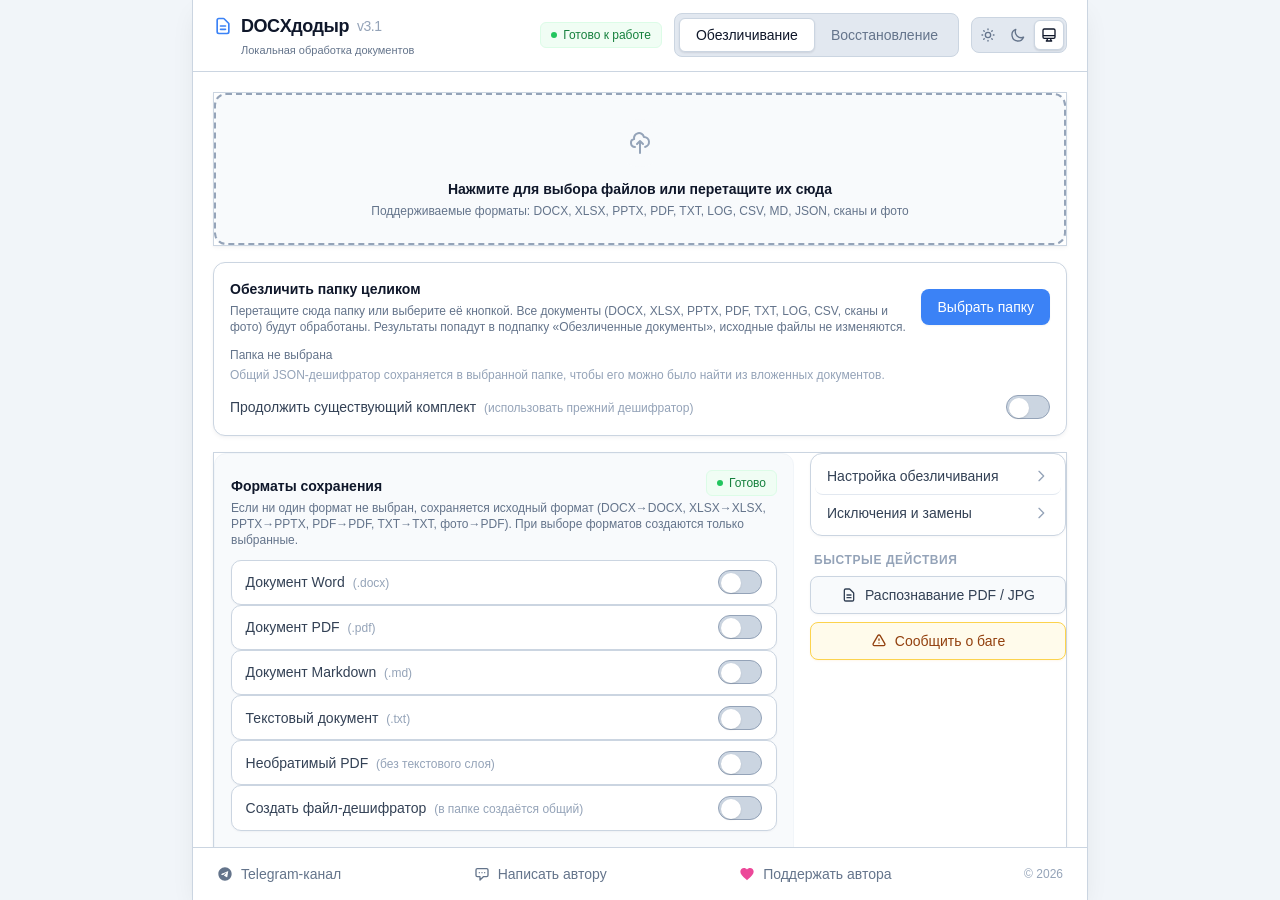
<file: web/index.html>
<!DOCTYPE html>
<html lang="ru" class="overflow-hidden">
<head>
    <meta charset="UTF-8">
    <meta name="viewport" content="width=device-width, initial-scale=1.0">
    <title>DOCXдодыр v3.1</title>
    <!-- Стили собраны локально: интерфейс не зависит от CDN и работает офлайн. -->
    <link href="tailwind.generated.css" rel="stylesheet">
    <style>
        .transition-all { transition: all 0.2s ease-in-out; }

        /* Локальные улучшения поверх Tailwind в исходной сине-фиолетовой палитре. */
        :root { color-scheme: light; }
        html.dark { color-scheme: dark; }
        #bug-report-email { color: #0f172a; }
        html.dark #bug-report-email { color: #7dd3fc; }
        button, a, select, input { -webkit-tap-highlight-color: transparent; }
        button:focus-visible, a:focus-visible, select:focus-visible,
        input:focus-visible, textarea:focus-visible {
            outline: 2px solid #818cf8;
            outline-offset: 2px;
        }
        .widget-card {
            min-width: 0;
            border: 1px solid #e2e8f0;
            background: rgba(248, 250, 252, 0.72);
            border-radius: 0.75rem;
            padding: 0.75rem 0.875rem;
            transition: border-color 0.2s ease, background-color 0.2s ease, transform 0.2s ease;
        }
        .widget-card:hover { border-color: rgba(99, 102, 241, 0.45); transform: translateY(-1px); }
        html.dark .widget-card { border-color: #1e293b; background: rgba(15, 23, 42, 0.62); }
        html.dark .widget-card:hover { border-color: rgba(129, 140, 248, 0.55); }
        .widget-label { display: block; color: #64748b; font-size: 0.68rem; font-weight: 700; letter-spacing: 0.08em; text-transform: uppercase; }
        html.dark .widget-label { color: #94a3b8; }
        .widget-value { display: block; overflow: hidden; text-overflow: ellipsis; white-space: nowrap; color: #1e293b; font-size: 0.86rem; font-weight: 600; margin-top: 0.25rem; }
        html.dark .widget-value { color: #e2e8f0; }
        .widget-note { display: block; color: #64748b; font-size: 0.72rem; margin-top: 0.15rem; }
        html.dark .widget-note { color: #94a3b8; }
        .theme-control button[aria-pressed="true"] { background-color: #ffffff; box-shadow: 0 1px 2px rgba(15, 23, 42, 0.12); color: #0f172a; }
        html.dark .theme-control button[aria-pressed="true"] { background-color: #334155; color: #f8fafc; }
        @media (max-width: 760px) {
            .app-header { align-items: flex-start; gap: 0.75rem; }
            .header-actions { flex-wrap: wrap; justify-content: flex-end; gap: 0.5rem; }
            .mode-tabs { order: 3; width: 100%; }
            .mode-tabs button { flex: 1; padding-left: 0.5rem; padding-right: 0.5rem; }
            .app-footer { align-items: flex-start; flex-direction: column; gap: 0.75rem; }
            .footer-links { flex-wrap: wrap; row-gap: 0.5rem; }
        }
        
        .toggle-checkbox:checked {
            right: 0;
            border-color: #3b82f6;
        }
        .toggle-checkbox:checked + .toggle-label {
            background-color: #3b82f6;
        }
        .toggle-checkbox:checked + .toggle-label:after {
            transform: translateX(100%);
            border-color: white;
        }
        
        .toggle-checkbox.emerald-toggle:checked {
            border-color: #10b981;
        }
        .toggle-checkbox.emerald-toggle:checked + .toggle-label {
            background-color: #10b981;
        }
        
        .toggle-label {
            width: 44px;
            height: 24px;
            background-color: #e2e8f0;
            border-radius: 9999px;
            position: relative;
            cursor: pointer;
            transition: background-color 0.2s;
        }
        .toggle-label:after {
            content: '';
            position: absolute;
            top: 2px;
            left: 2px;
            width: 20px;
            height: 20px;
            background-color: white;
            border-radius: 50%;
            box-shadow: 0 1px 2px rgba(0,0,0,0.1);
            transition: transform 0.2s;
        }

        .drag-over {
            border-color: #3b82f6 !important;
            background-color: #eff6ff !important;
        }
        .drag-over-emerald {
            border-color: #10b981 !important;
            background-color: rgba(16, 185, 129, 0.05) !important;
        }

        /* ========================================================
           ВАРИАНТ 3: Split-View (Master-Detail) — Поддержка тем (Светлая / Тёмная)
        ======================================================== */
        /* Светлая тема по умолчанию (если html не имеет класса .dark) */
        #placeholder-settings-modal {
            --bg-modal: #ffffff;
            --bg-surface: #f8fafc;
            --bg-surface-hover: #f1f5f9;
            --bg-box: #ffffff;
            --border: #cbd5e1;
            --border-focus: #3b82f6;
            --text-main: #0f172a;
            --text-muted: #64748b;
            --accent: #10b981;
            --accent-hover: #059669;
            --tag-bg: #e0f2fe;
            --tag-color: #0284c7;
            --tag-border: rgba(2, 132, 199, 0.35);
            --danger: #ef4444;
            --selected-bg: #eff6ff;
            --sandbox-bg: #f8fafc;
            --sandbox-border: #cbd5e1;
            --sandbox-res-bg: rgba(16, 185, 129, 0.08);
            --sandbox-res-border: rgba(16, 185, 129, 0.3);
            --controls-bg: #f8fafc;
            --chips-bg: #f1f5f9;
            --pill-bg: #ecfdf5;
            --pill-color: #047857;
            --pill-border: #6ee7b7;
            --pill-inactive-bg: #f1f5f9;
            --pill-inactive-color: #64748b;
            --pill-inactive-border: #cbd5e1;
            --scrollbar-thumb: #94a3b8;
            --scrollbar-thumb-hover: #64748b;

            width: 100%;
            max-width: 960px;
            height: 90vh;
            max-height: 640px;
            background: var(--bg-modal);
            border: 1.5px solid var(--border);
            border-radius: 16px;
            box-shadow: 0 25px 50px -12px rgba(15, 23, 42, 0.25);
            overflow: hidden;
            display: flex;
            flex-direction: column;
            color: var(--text-main);
            box-sizing: border-box;
            transition: background-color 0.2s ease, border-color 0.2s ease, color 0.2s ease;
        }

        /* Тёмная тема (html.dark) — фирменный Вариант №3 */
        html.dark #placeholder-settings-modal {
            --bg-modal: #131b2e;
            --bg-surface: #1a243a;
            --bg-surface-hover: #22304d;
            --bg-box: #0a0e17;
            --border: #263550;
            --border-focus: #3b82f6;
            --text-main: #f8fafc;
            --text-muted: #8e9bb0;
            --accent: #10b981;
            --accent-hover: #059669;
            --tag-bg: #0c4a6e;
            --tag-color: #38bdf8;
            --tag-border: rgba(56, 189, 248, 0.2);
            --danger: #f87171;
            --selected-bg: #1e2c48;
            --sandbox-bg: rgba(255, 255, 255, 0.03);
            --sandbox-border: rgba(255, 255, 255, 0.04);
            --sandbox-res-bg: rgba(16, 185, 129, 0.08);
            --sandbox-res-border: rgba(16, 185, 129, 0.2);
            --controls-bg: rgba(10, 14, 23, 0.4);
            --chips-bg: rgba(10, 14, 23, 0.25);
            --pill-bg: #064e3b;
            --pill-color: #34d399;
            --pill-border: #059669;
            --pill-inactive-bg: #1e293b;
            --pill-inactive-color: #94a3b8;
            --pill-inactive-border: #334155;
            --scrollbar-thumb: #263550;
            --scrollbar-thumb-hover: #3b4d70;
            box-shadow: 0 25px 50px -12px rgba(0, 0, 0, 0.6);
        }

        #placeholder-settings-overlay {
            background-color: rgba(15, 23, 42, 0.45);
        }
        html.dark #placeholder-settings-overlay {
            background-color: rgba(2, 6, 23, 0.75);
        }

        #placeholder-settings-modal .modal-header {
            padding: 20px 28px 14px;
            border-bottom: 1px solid var(--border);
            flex-shrink: 0;
            background: var(--bg-modal);
            transition: background-color 0.2s ease, border-color 0.2s ease;
        }
        #placeholder-settings-modal .header-top {
            display: flex;
            align-items: center;
            justify-content: space-between;
            margin-bottom: 6px;
        }
        #placeholder-settings-modal .modal-title {
            font-size: 19px;
            font-weight: 700;
            display: flex;
            align-items: center;
            gap: 12px;
            color: var(--text-main);
        }
        #placeholder-settings-modal .counter-pill {
            font-size: 12px;
            font-weight: 600;
            background: var(--pill-bg);
            color: var(--pill-color);
            border: 1px solid var(--pill-border);
            padding: 2px 10px;
            border-radius: 20px;
            transition: all 0.2s;
        }
        #placeholder-settings-modal .close-btn {
            background: none;
            border: none;
            color: var(--text-muted);
            font-size: 20px;
            cursor: pointer;
            line-height: 1;
            padding: 4px 8px;
            border-radius: 8px;
            transition: all 0.15s;
        }
        #placeholder-settings-modal .close-btn:hover {
            color: var(--text-main);
            background: var(--bg-surface-hover);
        }
        #placeholder-settings-modal .modal-subtitle {
            font-size: 13px;
            color: var(--text-muted);
        }

        #placeholder-settings-modal .modal-controls {
            padding: 12px 28px;
            background: var(--controls-bg);
            display: flex;
            justify-content: space-between;
            align-items: center;
            flex-wrap: wrap;
            gap: 12px;
            border-bottom: 1px solid var(--border);
            font-size: 13px;
            flex-shrink: 0;
            transition: background-color 0.2s ease, border-color 0.2s ease;
        }
        #placeholder-settings-modal .format-selector {
            display: flex;
            align-items: center;
            gap: 16px;
        }
        #placeholder-settings-modal .format-selector label {
            display: flex;
            align-items: center;
            gap: 6px;
            cursor: pointer;
            color: var(--text-muted);
            user-select: none;
            font-size: 13px;
        }
        #placeholder-settings-modal .format-selector input[type="radio"] {
            accent-color: var(--accent);
            width: 15px;
            height: 15px;
            cursor: pointer;
        }
        #placeholder-settings-modal .format-selector input[type="radio"]:checked + span {
            color: var(--text-main);
            font-weight: 500;
        }
        #placeholder-settings-modal .search-input {
            background: var(--bg-box);
            border: 1px solid var(--border);
            border-radius: 8px;
            padding: 8px 14px;
            color: var(--text-main);
            font-size: 13px;
            outline: none;
            width: 240px;
            transition: border-color 0.2s, background-color 0.2s, color 0.2s;
        }
        #placeholder-settings-modal .search-input:focus {
            border-color: var(--border-focus);
        }

        #placeholder-settings-modal .section-chips-bar {
            display: flex;
            align-items: center;
            gap: 6px;
            padding: 8px 28px;
            background: var(--chips-bg);
            border-bottom: 1px solid var(--border);
            overflow-x: auto;
            flex-shrink: 0;
            transition: background-color 0.2s ease, border-color 0.2s ease;
        }
        #placeholder-settings-modal .section-chips-bar::-webkit-scrollbar {
            display: none;
        }
        #placeholder-settings-modal .section-chip {
            background: var(--bg-surface);
            border: 1px solid var(--border);
            color: var(--text-muted);
            padding: 4px 10px;
            border-radius: 6px;
            font-size: 11px;
            font-weight: 600;
            cursor: pointer;
            white-space: nowrap;
            transition: all 0.15s;
            display: flex;
            align-items: center;
            gap: 4px;
        }
        #placeholder-settings-modal .section-chip:hover {
            background: var(--bg-surface-hover);
            color: var(--text-main);
        }
        #placeholder-settings-modal .section-chip.active {
            background: var(--accent);
            border-color: var(--accent);
            color: #fff;
        }

        #placeholder-settings-modal .modal-content-body {
            padding: 16px 28px;
            flex: 1;
            min-height: 0;
            overflow: hidden;
            display: flex;
            flex-direction: column;
            background: var(--bg-modal);
            transition: background-color 0.2s ease;
        }

        #placeholder-settings-modal .split-view {
            display: grid;
            grid-template-columns: 1fr 340px;
            gap: 18px;
            height: 100%;
            min-height: 0;
        }

        #placeholder-settings-modal .split-list {
            display: flex;
            flex-direction: column;
            gap: 6px;
            overflow-y: auto;
            padding-right: 8px;
            min-height: 0;
            height: 100%;
        }

        #placeholder-settings-modal .legal-section-header {
            display: flex;
            align-items: center;
            justify-content: space-between;
            padding: 10px 4px 4px 4px;
            font-size: 12px;
            font-weight: 700;
            color: var(--text-muted);
        }
        #placeholder-settings-modal .sec-title-wrap {
            display: flex;
            align-items: center;
            gap: 6px;
        }
        #placeholder-settings-modal .sec-actions {
            display: flex;
            align-items: center;
            gap: 6px;
            font-size: 11px;
            font-weight: 400;
        }
        #placeholder-settings-modal .sec-actions button {
            color: var(--border-focus);
            background: none;
            border: none;
            cursor: pointer;
            text-decoration: underline;
            font-size: 11px;
            padding: 0;
        }
        #placeholder-settings-modal .sec-actions button:hover {
            color: #60a5fa;
        }

        #placeholder-settings-modal .split-list-item {
            display: flex;
            align-items: center;
            justify-content: space-between;
            padding: 11px 14px;
            background: var(--bg-surface);
            border: 1px solid var(--border);
            border-radius: 8px;
            cursor: pointer;
            transition: all 0.15s;
            color: var(--text-main);
        }
        #placeholder-settings-modal .split-list-item.has-bottom-badge {
            flex-direction: column;
            align-items: flex-start;
            gap: 7px;
        }
        #placeholder-settings-modal .split-item-top {
            display: flex;
            align-items: center;
            justify-content: space-between;
            width: 100%;
        }
        #placeholder-settings-modal .split-item-bottom {
            display: flex;
            align-items: center;
            padding-left: 26px;
            width: 100%;
            box-sizing: border-box;
        }
        #placeholder-settings-modal .split-item-bottom .badge-tag {
            font-size: 10px;
            white-space: normal;
            word-break: break-word;
            line-height: 1.35;
            max-width: 100%;
            display: inline-block;
        }
        #placeholder-settings-modal .split-list-item:hover {
            background: var(--bg-surface-hover);
            border-color: var(--border-focus);
        }
        #placeholder-settings-modal .split-list-item.selected {
            background: var(--selected-bg) !important;
            border-color: var(--border-focus) !important;
            box-shadow: 0 0 0 1px var(--border-focus);
        }
        #placeholder-settings-modal .split-item-left {
            display: flex;
            align-items: center;
            gap: 10px;
            font-size: 13.5px;
            font-weight: 500;
            min-width: 0;
            flex: 1;
        }
        #placeholder-settings-modal .split-item-left span {
            overflow: hidden;
            text-overflow: ellipsis;
            white-space: nowrap;
        }

        #placeholder-settings-modal input[type="checkbox"] {
            accent-color: var(--accent);
            width: 16px;
            height: 16px;
            cursor: pointer;
            flex-shrink: 0;
        }

        #placeholder-settings-modal .badge-tag {
            background: var(--tag-bg);
            color: var(--tag-color);
            font-family: monospace;
            font-size: 11px;
            font-weight: 600;
            padding: 3px 8px;
            border-radius: 6px;
            border: 1px solid var(--tag-border);
            flex-shrink: 0;
        }

        #placeholder-settings-modal .split-preview-pane {
            background: var(--bg-surface);
            border: 1px solid var(--border);
            border-radius: 12px;
            padding: 16px;
            display: flex;
            flex-direction: column;
            justify-content: space-between;
            overflow-y: auto;
            min-height: 0;
            height: 100%;
            transition: background-color 0.2s ease, border-color 0.2s ease;
        }
        #placeholder-settings-modal .pane-title {
            font-size: 15px;
            font-weight: 700;
            color: var(--text-main);
        }
        #placeholder-settings-modal .status-pill {
            font-size: 11px;
            font-weight: 600;
            padding: 2px 8px;
            border-radius: 6px;
            flex-shrink: 0;
            transition: all 0.2s;
        }
        #placeholder-settings-modal .status-pill.active {
            background: var(--pill-bg);
            color: var(--pill-color);
            border: 1px solid var(--pill-border);
        }
        #placeholder-settings-modal .status-pill.inactive {
            background: var(--pill-inactive-bg);
            color: var(--pill-inactive-color);
            border: 1px solid var(--pill-inactive-border);
        }
        #placeholder-settings-modal .pane-desc {
            font-size: 12px;
            color: var(--text-muted);
            line-height: 1.45;
            margin-bottom: 12px;
        }
        #placeholder-settings-modal .preview-sandbox {
            background: var(--bg-box);
            border: 1px solid var(--border);
            border-radius: 8px;
            padding: 12px;
            margin-bottom: 10px;
            transition: background-color 0.2s ease, border-color 0.2s ease;
        }
        #placeholder-settings-modal .sandbox-label {
            font-size: 10px;
            text-transform: uppercase;
            color: var(--text-muted);
            margin-bottom: 4px;
            font-weight: 600;
            letter-spacing: 0.05em;
        }
        #placeholder-settings-modal .sandbox-value {
            font-family: monospace;
            font-size: 12px;
            margin-bottom: 8px;
            color: var(--text-main);
            word-break: break-all;
            background: var(--sandbox-bg);
            padding: 6px 8px;
            border-radius: 6px;
            border: 1px solid var(--sandbox-border);
            transition: background-color 0.2s ease, border-color 0.2s ease;
        }
        #placeholder-settings-modal .sandbox-value.result {
            color: var(--accent);
            margin-bottom: 0;
            font-weight: 600;
            background: var(--sandbox-res-bg);
            border-color: var(--sandbox-res-border);
        }
        #placeholder-settings-modal .pane-meta {
            padding: 8px 10px;
            background: var(--bg-box);
            border: 1px solid var(--border);
            border-radius: 8px;
            font-size: 11px;
            transition: background-color 0.2s ease, border-color 0.2s ease;
        }

        #placeholder-settings-modal .modal-footer {
            padding: 14px 28px;
            border-top: 1px solid var(--border);
            display: flex;
            justify-content: space-between;
            align-items: center;
            background: var(--bg-modal);
            flex-shrink: 0;
            transition: background-color 0.2s ease, border-color 0.2s ease;
        }
        #placeholder-settings-modal .footer-status {
            font-size: 13px;
            color: var(--text-muted);
        }
        #placeholder-settings-modal .footer-actions {
            display: flex;
            gap: 10px;
        }
        #placeholder-settings-modal .btn-cancel {
            background: transparent;
            border: 1px solid var(--border);
            color: var(--text-main);
            padding: 8px 18px;
            border-radius: 8px;
            cursor: pointer;
            font-size: 13px;
            transition: all 0.15s;
        }
        #placeholder-settings-modal .btn-cancel:hover {
            background: var(--bg-surface-hover);
        }
        #placeholder-settings-modal .btn-save {
            background: var(--accent);
            border: none;
            color: #fff;
            padding: 8px 22px;
            border-radius: 8px;
            cursor: pointer;
            font-size: 13px;
            font-weight: 600;
            transition: all 0.15s;
            display: flex;
            align-items: center;
            gap: 8px;
        }
        #placeholder-settings-modal .btn-save:hover {
            background: var(--accent-hover);
        }

        #placeholder-settings-modal .split-list::-webkit-scrollbar,
        #placeholder-settings-modal .split-preview-pane::-webkit-scrollbar {
            width: 6px;
        }
        #placeholder-settings-modal .split-list::-webkit-scrollbar-track,
        #placeholder-settings-modal .split-preview-pane::-webkit-scrollbar-track {
            background: transparent;
        }
        #placeholder-settings-modal .split-list::-webkit-scrollbar-thumb,
        #placeholder-settings-modal .split-preview-pane::-webkit-scrollbar-thumb {
            background: var(--scrollbar-thumb);
            border-radius: 4px;
        }
        #placeholder-settings-modal .split-list::-webkit-scrollbar-thumb:hover,
        #placeholder-settings-modal .split-preview-pane::-webkit-scrollbar-thumb:hover {
            background: var(--scrollbar-thumb-hover);
        }
        .no-scrollbar::-webkit-scrollbar {
            display: none;
        }
        .no-scrollbar {
            -ms-overflow-style: none;
            scrollbar-width: none;
        }

        #tab-anonymize { display: flex; }
        #tab-restore { display: none; }
        
        #global-overlay {
            display: none;
            position: fixed;
            top: 0; left: 0; width: 100%; height: 100%;
            background: rgba(15, 23, 42, 0.5);
            backdrop-filter: blur(6px);
            -webkit-backdrop-filter: blur(6px);
            z-index: 1000;
            flex-direction: column;
            align-items: center;
            justify-content: center;
            padding: 16px;
            box-sizing: border-box;
        }
        html.dark #global-overlay {
            background: rgba(2, 6, 23, 0.75);
        }
        #global-overlay.active {
            display: flex;
        }
        #review-modal {
            background-color: #ffffff !important;
            transition: max-width 0.2s ease, width 0.2s ease, height 0.2s ease, max-height 0.2s ease;
        }
        html.dark #review-modal {
            background-color: #131b2e !important;
        }
        #review-modal.is-maximized {
            max-width: calc(100vw - 32px) !important;
            width: calc(100vw - 32px) !important;
            height: calc(100vh - 32px) !important;
            max-height: none !important;
        }

        /* ========================================================
           СВЕТЛАЯ ТЕМА: Чёткие очертания, объём и контрастные границы
        ======================================================== */
        html:not(.dark) body {
            background-color: #f1f5f9 !important;
        }

        /* Главное окно приложения */
        html:not(.dark) .app-header {
            background: #ffffff !important;
            border-bottom: 1.5px solid #cbd5e1 !important;
        }
        html:not(.dark) .app-footer {
            background: #ffffff !important;
            border-top: 1.5px solid #cbd5e1 !important;
        }
        html:not(.dark) > body > div:last-of-type {
            border-left: 1.5px solid #cbd5e1 !important;
            border-right: 1.5px solid #cbd5e1 !important;
            box-shadow: 0 10px 25px -5px rgba(15, 23, 42, 0.08), 0 8px 10px -6px rgba(15, 23, 42, 0.04) !important;
        }

        /* Карточки секций на вкладках */
        html:not(.dark) #tab-anonymize > div,
        html:not(.dark) #tab-restore > div {
            background-color: #ffffff !important;
            border: 1.5px solid #cbd5e1 !important;
            box-shadow: 0 2px 4px rgba(15, 23, 42, 0.04), 0 1px 2px rgba(15, 23, 42, 0.02) !important;
        }

        /* Дропзоны для перетаскивания файлов */
        html:not(.dark) #dropzone-anonymize > div:last-child,
        html:not(.dark) #dropzone-restore-doc > div:last-child,
        html:not(.dark) #dropzone-restore-json > div:last-child {
            background-color: #f8fafc !important;
            border: 2px dashed #94a3b8 !important;
        }
        html:not(.dark) #dropzone-anonymize:hover > div:last-child {
            border-color: #3b82f6 !important;
            background-color: #eff6ff !important;
        }
        html:not(.dark) #dropzone-restore-doc:hover > div:last-child,
        html:not(.dark) #dropzone-restore-json:hover > div:last-child {
            border-color: #10b981 !important;
            background-color: #ecfdf5 !important;
        }

        /* Боковые кнопки настроек и быстрых действий */
        html:not(.dark) .w-full.md\:w-64 > div:first-child {
            background-color: #ffffff !important;
            border: 1.5px solid #cbd5e1 !important;
            box-shadow: 0 1px 3px rgba(15, 23, 42, 0.04) !important;
        }
        html:not(.dark) .w-full.md\:w-64 > div:first-child button {
            border-bottom: 1px solid #e2e8f0;
        }
        html:not(.dark) .w-full.md\:w-64 > div:first-child button:last-child {
            border-bottom: none;
        }
        html:not(.dark) .w-full.md\:w-64 > div:first-child button:hover {
            background-color: #f1f5f9 !important;
            color: #0f172a !important;
        }

        /* Кнопка "Распознавание PDF" */
        html:not(.dark) button[onclick="runAction('pdf_ocr')"] {
            background-color: #f8fafc !important;
            border: 1.5px solid #cbd5e1 !important;
            color: #334155 !important;
            box-shadow: 0 1px 3px rgba(15, 23, 42, 0.04) !important;
            transition: all 0.18s ease-in-out !important;
        }
        html:not(.dark) button[onclick="runAction('pdf_ocr')"]:hover {
            background-color: #eef2ff !important;
            border-color: #818cf8 !important;
            color: #3730a3 !important;
            box-shadow: 0 2px 6px rgba(99, 102, 241, 0.12) !important;
        }

        /* Кнопки "Проверить находки" и "Сообщить о баге" */
        html:not(.dark) #btn-review-findings {
            border: 1.5px solid #93c5fd !important;
            background-color: #eff6ff !important;
            color: #1d4ed8 !important;
            box-shadow: 0 1px 2px rgba(59, 130, 246, 0.08) !important;
            transition: all 0.18s ease-in-out !important;
        }
        html:not(.dark) #btn-review-findings:hover {
            background-color: #dbeafe !important;
            border-color: #3b82f6 !important;
            box-shadow: 0 2px 6px rgba(59, 130, 246, 0.16) !important;
        }
        html:not(.dark) #btn-report-bug {
            border: 1.5px solid #fcd34d !important;
            background-color: #fffbeb !important;
            color: #92400e !important;
            box-shadow: 0 1px 2px rgba(245, 158, 11, 0.08) !important;
            transition: all 0.18s ease-in-out !important;
        }
        html:not(.dark) #btn-report-bug:hover {
            background-color: #fef3c7 !important;
            border-color: #f59e0b !important;
            color: #78350f !important;
            box-shadow: 0 2px 6px rgba(245, 158, 11, 0.16) !important;
        }

        /* Блок «Форматы сохранения»: четкие границы и подсветка при наведении */
        html:not(.dark) .save-formats-box {
            border: 1.5px solid #cbd5e1 !important;
            box-shadow: 0 1px 4px rgba(15, 23, 42, 0.05) !important;
        }
        html:not(.dark) .save-format-item {
            background-color: #ffffff !important;
            border: 1.5px solid #cbd5e1 !important;
            border-radius: 0.625rem !important;
            padding: 0.6rem 0.85rem !important;
            box-shadow: 0 1px 2px rgba(15, 23, 42, 0.04) !important;
            transition: all 0.18s ease-in-out !important;
        }
        html:not(.dark) .save-format-item:hover {
            background-color: #f0fdf4 !important;
            border-color: #10b981 !important;
            box-shadow: 0 2px 6px rgba(16, 185, 129, 0.14) !important;
        }
        html.dark .save-format-item {
            background-color: rgba(15, 23, 42, 0.4);
            border: 1px solid #334155;
            border-radius: 0.625rem;
            padding: 0.6rem 0.85rem;
            transition: all 0.18s ease-in-out;
        }
        html.dark .save-format-item:hover {
            background-color: rgba(30, 41, 59, 0.7);
            border-color: #10b981;
        }

        /* Стиль для quick-mode (фоновое мини-окно прогресса из контекстного меню Проводника) */
        body.quick-mode #app-header,
        body.quick-mode #app-footer,
        body.quick-mode #tab-anonymize,
        body.quick-mode #tab-restore {
            display: none !important;
        }
        body.quick-mode {
            background: #f8fafc !important;
        }
        html.dark body.quick-mode {
            background: #020617 !important;
        }
        body.quick-mode #global-overlay {
            display: flex !important;
            opacity: 1 !important;
            background: transparent !important;
            position: fixed !important;
            inset: 0 !important;
            align-items: center !important;
            justify-content: center !important;
        }
        body.quick-mode #global-overlay > div {
            border: 1.5px solid #cbd5e1 !important;
            box-shadow: 0 10px 35px rgba(0, 0, 0, 0.14) !important;
            max-width: 90% !important;
            padding: 1.75rem !important;
        }
        html.dark body.quick-mode #global-overlay > div {
            border-color: #334155 !important;
        }

        /* Переключатели тумблеров (Toggles) в светлой теме */
        html:not(.dark) .toggle-label {
            background-color: #cbd5e1 !important;
            border: 1px solid #94a3b8 !important;
        }
        html:not(.dark) .toggle-checkbox:checked + .toggle-label {
            background-color: #2563eb !important;
            border-color: #1d4ed8 !important;
        }
        html:not(.dark) .toggle-checkbox.emerald-toggle:checked + .toggle-label {
            background-color: #059669 !important;
            border-color: #047857 !important;
        }

        /* Поля ввода и селекты в светлой теме */
        html:not(.dark) input[type="text"],
        html:not(.dark) input[type="search"],
        html:not(.dark) input[type="number"],
        html:not(.dark) select {
            border: 1.5px solid #cbd5e1 !important;
            background-color: #ffffff !important;
            color: #0f172a !important;
        }
        html:not(.dark) input:focus,
        html:not(.dark) select:focus {
            border-color: #3b82f6 !important;
            outline: none !important;
            box-shadow: 0 0 0 2px rgba(59, 130, 246, 0.2) !important;
        }

        /* Вкладки переключения режима и темы */
        html:not(.dark) .mode-tabs {
            background-color: #e2e8f0 !important;
            border: 1px solid #cbd5e1 !important;
        }
        html:not(.dark) .mode-tabs button[aria-selected="true"] {
            background-color: #ffffff !important;
            border: 1px solid #cbd5e1 !important;
            box-shadow: 0 1px 2px rgba(15, 23, 42, 0.1) !important;
            color: #0f172a !important;
        }
        html:not(.dark) .theme-control {
            border: 1px solid #cbd5e1 !important;
            background-color: #e2e8f0 !important;
        }
        html:not(.dark) .theme-control button[aria-pressed="true"] {
            border: 1px solid #cbd5e1 !important;
        }

        /* ========================================================
           ВСЕ МОДАЛЬНЫЕ ОКНА В СВЕТЛОЙ ТЕМЕ: Чёткие контуры и тени
        ======================================================== */
        html:not(.dark) #review-modal,
        html:not(.dark) #hidden-data-modal,
        html:not(.dark) #support-modal,
        html:not(.dark) #list-settings-modal,
        html:not(.dark) #placeholder-settings-modal,
        html:not(.dark) #qwen-confirm-modal,
        html:not(.dark) #global-overlay > div {
            border: 1.5px solid #cbd5e1 !important;
            box-shadow: 0 20px 30px -10px rgba(15, 23, 42, 0.18), 0 10px 15px -5px rgba(15, 23, 42, 0.08) !important;
            background-color: #ffffff !important;
        }

        /* Разделители в модальных окнах */
        html:not(.dark) #review-modal .border-b,
        html:not(.dark) #review-modal .border-t,
        html:not(.dark) #hidden-data-modal .border-b,
        html:not(.dark) #hidden-data-modal .border-t,
        html:not(.dark) #list-settings-modal .border-b,
        html:not(.dark) #list-settings-modal .border-t {
            border-color: #cbd5e1 !important;
        }

        /* Модальное окно проверки находок (#review-modal) */
        html:not(.dark) #review-filters {
            background-color: #f8fafc !important;
            border: 1px solid #cbd5e1 !important;
            border-radius: 10px;
            padding: 10px;
        }
        html:not(.dark) #review-list > div {
            border: 1.5px solid #cbd5e1 !important;
            background-color: #ffffff !important;
            box-shadow: 0 1px 3px rgba(15, 23, 42, 0.04) !important;
            border-radius: 10px;
        }

        /* Модальное окно исключений и замен (#list-settings-modal) */
        html:not(.dark) #list-settings-modal .flex.gap-2.bg-slate-100 {
            background-color: #e2e8f0 !important;
            border: 1px solid #cbd5e1 !important;
        }
        html:not(.dark) #list-settings-modal .flex-1.overflow-hidden.bg-slate-50 {
            background-color: #f8fafc !important;
            border: 1.5px solid #cbd5e1 !important;
        }
        html:not(.dark) #list-settings-modal .p-3.border-b {
            border-bottom: 1.5px solid #cbd5e1 !important;
            background-color: #ffffff !important;
        }
        html:not(.dark) #list-exclusions > div,
        html:not(.dark) #list-replacements > div {
            background-color: #ffffff !important;
            border: 1px solid #cbd5e1 !important;
            box-shadow: 0 1px 2px rgba(15, 23, 42, 0.03) !important;
            border-radius: 8px;
            margin-bottom: 6px;
        }

        /* Модальное окно поддержки (#support-modal) */
        html:not(.dark) #support-modal .border.border-slate-200 {
            border: 2px solid #cbd5e1 !important;
            box-shadow: 0 2px 5px rgba(15, 23, 42, 0.06) !important;
        }
        html:not(.dark) #support-modal .bg-slate-50 {
            background-color: #f8fafc !important;
            border: 1.5px solid #cbd5e1 !important;
        }

        /* Модальное окно Qwen (#qwen-confirm-modal) */
        html:not(.dark) #qwen-confirm-modal .bg-slate-50 {
            background-color: #f8fafc !important;
            border: 1.5px solid #cbd5e1 !important;
        }
    </style>
</head>
<body class="bg-slate-50 dark:bg-slate-900 text-slate-800 dark:text-slate-100 overflow-hidden h-screen w-screen flex flex-col items-center m-0 p-0 transition-colors duration-200">

    <!-- Global Progress Overlay -->
    <div id="global-overlay">
        <div class="bg-white dark:bg-slate-900 p-6 sm:p-7 rounded-2xl shadow-2xl border border-slate-200 dark:border-slate-800 text-center max-w-md w-full overflow-hidden box-border">
            <h3 id="progress-title" class="text-lg font-bold text-slate-900 dark:text-slate-100 mb-2 break-words [overflow-wrap:anywhere] px-2">Обработка...</h3>
            <p id="progress-text" class="text-sm text-slate-500 dark:text-slate-400 mb-4 break-words [overflow-wrap:anywhere] px-2 leading-relaxed">Пожалуйста, подождите</p>
            <div class="w-full bg-slate-100 dark:bg-slate-800 rounded-full h-2.5 mb-2 overflow-hidden">
                <div id="progress-bar" class="bg-primary h-2.5 rounded-full transition-all" style="width: 0%"></div>
            </div>
            <p id="progress-percent" class="text-xs font-semibold text-slate-700 dark:text-slate-300">0%</p>
            <button id="btn-cancel-operation" type="button" onclick="cancelCurrentOperation()" class="mt-4 px-5 py-2 text-xs font-medium text-red-600 dark:text-red-400 hover:bg-red-50 dark:hover:bg-red-950/50 rounded-lg transition-colors border border-red-200 dark:border-red-900/50">Отмена</button>
        </div>
    </div>

    <!-- Safe manual review: only redacted context is rendered. -->
    <div id="review-overlay" class="fixed inset-0 bg-slate-900/50 backdrop-blur-sm z-[1050] hidden items-center justify-center transition-all opacity-0" role="dialog" aria-modal="true" aria-labelledby="review-title">
        <div id="review-modal" class="bg-white dark:bg-slate-900 p-5 sm:p-6 rounded-2xl shadow-2xl border border-slate-200 dark:border-slate-800 w-full max-w-5xl transform scale-95 transition-all flex flex-col h-[90vh] max-h-[760px]">
            <div class="flex items-center justify-between border-b border-slate-100 dark:border-slate-800 pb-3 mb-3">
                <div class="min-w-0 flex-1 pr-3">
                    <h3 id="review-title" class="text-lg font-bold text-slate-900 dark:text-slate-100">Проверка найденных сущностей</h3>
                    <p id="review-summary" class="text-xs text-slate-500 dark:text-slate-400 mt-0.5">Загрузка…</p>
                </div>
                <div class="flex items-center gap-1.5 flex-shrink-0">
                    <button type="button" id="btn-review-open-external" onclick="openReviewExternalWindow()" class="flex items-center gap-1.5 px-2.5 py-1.5 rounded-lg border border-slate-200 dark:border-slate-700 bg-slate-50 dark:bg-slate-800 text-xs font-medium text-slate-700 dark:text-slate-200 hover:bg-blue-50 dark:hover:bg-blue-950/40 hover:text-blue-600 dark:hover:text-blue-400 hover:border-blue-300 dark:hover:border-blue-700 transition-colors cursor-pointer" title="Открыть в отдельном окне для комфортного чтения">
                        <svg class="w-3.5 h-3.5 text-blue-500" fill="none" stroke="currentColor" viewBox="0 0 24 24"><path stroke-linecap="round" stroke-linejoin="round" stroke-width="2" d="M10 6H6a2 2 0 00-2 2v10a2 2 0 002 2h10a2 2 0 002-2v-4M14 4h6m0 0v6m0-6L10 14"/></svg>
                        <span>В отдельном окне</span>
                    </button>
                    <button type="button" id="btn-review-toggle-expand" onclick="toggleReviewModalExpand()" class="p-1.5 rounded-lg border border-slate-200 dark:border-slate-700 text-slate-500 dark:text-slate-400 hover:text-slate-900 dark:hover:text-slate-100 hover:bg-slate-100 dark:hover:bg-slate-800 transition-colors cursor-pointer" title="Развернуть на весь экран">
                        <svg id="icon-review-expand" class="w-4 h-4" fill="none" stroke="currentColor" viewBox="0 0 24 24"><path stroke-linecap="round" stroke-linejoin="round" stroke-width="2" d="M4 8V4m0 0h4M4 4l5 5m11-1V4m0 0h-4m4 0l-5 5M4 16v4m0 0h4m-4 0l5-5m11 5l-5-5m5 5v-4m0 4h-4"/></svg>
                        <svg id="icon-review-collapse" class="w-4 h-4 hidden" fill="none" stroke="currentColor" viewBox="0 0 24 24"><path stroke-linecap="round" stroke-linejoin="round" stroke-width="2" d="M4 14h6m0 0v6m0-6L3 21m17-7h-6m0 0v6m0-6l7 7M4 10h6m0 0V4m0 6L3 3m17 7h-6m0 0V4m0 6l7-7"/></svg>
                    </button>
                    <button type="button" onclick="closeReviewModal()" aria-label="Закрыть" class="p-1.5 rounded-lg text-slate-400 hover:text-slate-600 dark:hover:text-slate-300 hover:bg-slate-100 dark:hover:bg-slate-800 transition-colors">
                        <svg class="w-5 h-5" fill="none" stroke="currentColor" viewBox="0 0 24 24"><path stroke-linecap="round" stroke-linejoin="round" stroke-width="2" d="M6 18L18 6M6 6l12 12"></path></svg>
                    </button>
                </div>
            </div>

            <div class="flex items-center justify-between gap-2 mb-2">
                <p class="text-xs text-slate-500 dark:text-slate-400">💡 Все данные уже обезличены в итоговых файлах. Экран нужен только для точечной отмены ложных срабатываний кнопкой «Отклонить». Если всё в порядке — нажмите «Готово».</p>
                <button type="button" id="btn-review-toggle-filters" onclick="toggleReviewFilters()" class="text-xs text-primary dark:text-blue-400 hover:underline flex items-center gap-1 font-medium flex-shrink-0">
                    <span id="txt-review-toggle-filters">Скрыть фильтры</span>
                    <svg id="icon-filters-arrow" class="w-3.5 h-3.5 transform transition-transform" fill="none" stroke="currentColor" viewBox="0 0 24 24"><path stroke-linecap="round" stroke-linejoin="round" stroke-width="2" d="M5 15l7-7 7 7"/></svg>
                </button>
            </div>

            <div id="review-filters-collapsible" class="transition-all duration-200 overflow-hidden">
                <form id="review-filters" class="grid grid-cols-1 sm:grid-cols-2 lg:grid-cols-4 gap-2 mb-3" aria-label="Фильтры находок">
                    <label class="text-xs text-slate-600 dark:text-slate-300">Тип
                        <select id="review-filter-type" class="mt-1 w-full rounded-lg border border-slate-200 dark:border-slate-700 bg-white dark:bg-slate-950 px-2 py-1.5 text-sm" aria-label="Фильтр по типу">
                            <option value="">Все типы</option>
                        </select>
                    </label>
                    <label class="text-xs text-slate-600 dark:text-slate-300">Документ
                        <input id="review-filter-document" type="search" class="mt-1 w-full rounded-lg border border-slate-200 dark:border-slate-700 bg-white dark:bg-slate-950 px-2 py-1.5 text-sm" placeholder="Имя или часть имени" aria-label="Фильтр по документу">
                    </label>
                    <label class="text-xs text-slate-600 dark:text-slate-300">Статус
                        <select id="review-filter-status" class="mt-1 w-full rounded-lg border border-slate-200 dark:border-slate-700 bg-white dark:bg-slate-950 px-2 py-1.5 text-sm" aria-label="Фильтр по статусу">
                            <option value="pending" selected>Ожидают проверки</option><option value="">Все статусы</option><option value="accepted">Принято</option><option value="rejected">Отклонено</option><option value="skipped">Пропущено</option>
                        </select>
                    </label>
                    <label class="text-xs text-slate-600 dark:text-slate-300">Минимальная уверенность
                        <input id="review-filter-confidence" type="number" min="0" max="100" step="1" value="0" class="mt-1 w-full rounded-lg border border-slate-200 dark:border-slate-700 bg-white dark:bg-slate-950 px-2 py-1.5 text-sm" aria-label="Минимальная уверенность в процентах">
                    </label>
                </form>
            </div>

            <div class="flex flex-wrap items-center gap-2 mb-2" role="toolbar" aria-label="Массовые действия">
                <button id="review-batch-accept" type="button" class="px-3 py-1.5 text-xs font-medium rounded-lg bg-primary text-white hover:bg-blue-600 disabled:opacity-50 transition-colors" aria-label="Принять все находки по фильтру">Принять отфильтрованные</button>
                <button id="review-filter-reset" type="button" class="px-3 py-1.5 text-xs font-medium rounded-lg border border-slate-200 dark:border-slate-700 text-slate-700 dark:text-slate-200 hover:bg-slate-100 dark:hover:bg-slate-800 transition-colors" aria-label="Сбросить фильтры">Сбросить фильтры</button>
                <button id="review-clear-queue" type="button" onclick="clearReviewQueue()" class="px-3 py-1.5 text-xs font-medium rounded-lg border border-red-200 dark:border-red-900/40 text-red-600 dark:text-red-400 hover:bg-red-50 dark:hover:bg-red-950/30 transition-colors ml-auto" aria-label="Очистить список">Очистить список</button>
                <span id="review-filter-hint" class="text-xs text-slate-500 dark:text-slate-400 w-full mt-0.5" role="status" aria-live="polite"></span>
            </div>

            <div id="review-list" class="flex-1 overflow-y-auto flex flex-col gap-2.5 min-h-0 pr-1"></div>

            <div class="pt-3 mt-3 border-t border-slate-100 dark:border-slate-800 flex justify-end">
                <button type="button" onclick="closeReviewModal()" class="px-5 py-2 text-sm font-medium text-white bg-primary hover:bg-blue-600 rounded-lg transition-all">Готово</button>
            </div>
        </div>
    </div>

    <!-- Aggregate hidden-data policy: no source text or PII is rendered. -->
    <div id="hidden-data-overlay" class="fixed inset-0 bg-slate-900/50 backdrop-blur-sm z-[1060] hidden items-center justify-center transition-all opacity-0" role="dialog" aria-modal="true" aria-labelledby="hidden-data-title">
        <div id="hidden-data-modal" class="bg-white dark:bg-slate-900 p-6 rounded-2xl shadow-2xl border border-slate-200 dark:border-slate-800 w-full max-w-2xl max-h-[86vh] overflow-y-auto transform scale-95 transition-all">
            <div class="flex items-center justify-between border-b border-slate-100 dark:border-slate-800 pb-4 mb-4">
                <div><h3 id="hidden-data-title" class="text-lg font-bold text-slate-900 dark:text-slate-100">Скрытое содержимое</h3><p id="hidden-data-summary" class="text-xs text-slate-500 dark:text-slate-400 mt-1">Проверка рисков…</p></div>
                <button type="button" onclick="closeHiddenDataModal()" aria-label="Закрыть" class="text-slate-400 hover:text-slate-600 text-xl">×</button>
            </div>
            <p class="text-xs text-slate-500 dark:text-slate-400 mb-3">Показаны только типы и количества. Содержимое комментариев, сносок и текста не передаётся в интерфейс.</p>
            <div id="hidden-data-risks" class="flex flex-col gap-2 mb-4"></div>
            <label class="flex items-center gap-2 text-xs text-slate-600 dark:text-slate-300 mb-4"><input id="hidden-data-confirm" type="checkbox" class="rounded"> Я понимаю, что удаление выбранных частей необратимо для созданной копии</label>
            <div id="hidden-data-status" class="text-xs text-slate-500 dark:text-slate-400 mb-3" role="status" aria-live="polite"></div>
            <div class="flex justify-end gap-2"><button type="button" onclick="closeHiddenDataModal()" class="px-4 py-2 text-sm rounded-lg border border-slate-200 dark:border-slate-700">Отмена</button><button id="hidden-data-apply" type="button" class="px-4 py-2 text-sm rounded-lg bg-primary text-white hover:bg-blue-600">Создать безопасную копию</button></div>
        </div>
    </div>

    <!-- Support Modal Overlay -->
    <div id="support-overlay" class="fixed inset-0 bg-slate-900/50 backdrop-blur-sm z-[1050] hidden items-center justify-center transition-all opacity-0" onclick="if(event.target === this) closeSupportModal()">
        <div class="bg-white dark:bg-slate-900 p-6 sm:p-8 rounded-2xl shadow-2xl border border-slate-200 dark:border-slate-800 text-center max-w-sm w-full transform scale-95 transition-all" id="support-modal">
            <div class="w-12 h-12 bg-pink-50 dark:bg-pink-500/10 rounded-full flex items-center justify-center mx-auto mb-3">
                <svg class="w-6 h-6 text-pink-500" fill="currentColor" viewBox="0 0 24 24"><path d="M12 21.35l-1.45-1.32C5.4 15.36 2 12.28 2 8.5 2 5.42 4.42 3 7.5 3c1.74 0 3.41.81 4.5 2.09C13.09 3.81 14.76 3 16.5 3 19.58 3 22 5.42 22 8.5c0 3.78-3.4 6.86-8.55 11.54L12 21.35z"/></svg>
            </div>
            <h3 class="text-xl font-bold text-slate-900 dark:text-slate-100 mb-1">Поддержать автора</h3>
            <p class="text-xs text-slate-500 dark:text-slate-400 mb-4">Отсканируйте QR-код для быстрого перевода:</p>
            
            <div class="flex justify-center mb-4 p-3 bg-white rounded-xl border border-slate-200 shadow-sm inline-block mx-auto">
                <div id="qrcode-container" class="w-[200px] h-[200px] flex items-center justify-center"></div>
            </div>

            <p class="text-xs text-slate-500 dark:text-slate-400 mb-1.5">Или переводом по номеру карты:</p>
            <div class="flex items-center justify-center gap-2 mb-4 bg-slate-50 dark:bg-slate-950 p-2.5 rounded-xl border border-slate-200 dark:border-slate-800">
                <span id="card-number" class="font-mono text-sm sm:text-base font-semibold text-slate-800 dark:text-slate-100 tracking-wide">5536 9137 6905 7999</span>
                <button id="btn-copy-card" onclick="copyCardNumber()" title="Скопировать номер карты" class="p-1.5 text-slate-400 hover:text-primary transition-colors rounded hover:bg-slate-200 dark:hover:bg-slate-800">
                    <svg class="w-4 h-4" viewBox="0 0 24 24" fill="none" stroke="currentColor" stroke-width="2">
                        <rect x="9" y="9" width="13" height="13" rx="2" ry="2"></rect>
                        <path d="M5 15H4a2 2 0 0 1-2-2V4a2 2 0 0 1 2-2h9a2 2 0 0 1 2 2v1"></path>
                    </svg>
                </button>
            </div>

            <a id="support-link" href="#" target="_blank" class="w-full block bg-primary hover:bg-blue-600 text-white font-medium py-2.5 px-4 rounded-xl transition-all shadow-sm mb-2 text-sm">
                Перейти по ссылке
            </a>
            <button onclick="closeSupportModal()" class="w-full text-slate-400 hover:text-slate-600 dark:hover:text-slate-300 font-medium py-2 text-sm transition-all">
                Закрыть
            </button>
        </div>
    </div>

    <!-- List Settings Modal Overlay -->
    <div id="list-settings-overlay" class="fixed inset-0 bg-slate-900/50 backdrop-blur-sm z-[1050] hidden items-center justify-center transition-all opacity-0">
        <div class="bg-white dark:bg-slate-900 p-6 rounded-2xl shadow-2xl border border-slate-200 dark:border-slate-800 w-full max-w-2xl transform scale-95 transition-all flex flex-col h-[80vh]" id="list-settings-modal">
            
            <!-- Header -->
            <div class="flex items-center justify-between border-b border-slate-100 dark:border-slate-800 pb-4 mb-4">
                <h3 class="text-lg font-bold text-slate-900 dark:text-slate-100">Настройка списков</h3>
                <button onclick="closeListSettingsModal()" aria-label="Закрыть" title="Закрыть" class="text-slate-400 hover:text-slate-600 dark:hover:text-slate-300 transition-colors">
                    <svg class="w-5 h-5" fill="none" stroke="currentColor" viewBox="0 0 24 24"><path stroke-linecap="round" stroke-linejoin="round" stroke-width="2" d="M6 18L18 6M6 6l12 12"></path></svg>
                </button>
            </div>
            
            <!-- Tabs -->
            <div class="flex gap-2 bg-slate-100 dark:bg-slate-950 p-1 rounded-lg mb-4 flex-shrink-0">
                <button id="btn-tab-exclusions" onclick="switchListTab('exclusions')" class="flex-1 py-1.5 text-sm font-medium bg-white dark:bg-slate-800 text-slate-900 dark:text-slate-100 shadow-sm rounded-md transition-all">Исключения</button>
                <button id="btn-tab-replacements" onclick="switchListTab('replacements')" class="flex-1 py-1.5 text-sm font-medium text-slate-500 dark:text-slate-400 hover:text-slate-700 dark:hover:text-slate-300 rounded-md transition-all">Замены</button>
            </div>

            <!-- Content Area -->
            <div class="flex-1 overflow-hidden flex flex-col min-h-0 bg-slate-50 dark:bg-slate-950 border border-slate-200 dark:border-slate-800 rounded-xl">
                
                <!-- Exclusions Tab -->
                <div id="tab-content-exclusions" class="flex flex-col h-full">
                    <div class="p-3 border-b border-slate-200 dark:border-slate-800 bg-white dark:bg-slate-900">
                        <div class="flex gap-2">
                            <input type="text" id="input-new-exclusion" placeholder="Добавить слово в исключения..." class="flex-1 text-sm rounded-lg border-slate-200 dark:border-slate-800 bg-white dark:bg-slate-950 px-3 py-2 text-slate-700 dark:text-slate-200 outline-none focus:border-primary focus:ring-1 focus:ring-primary shadow-sm transition-all" onkeypress="if(event.key==='Enter') addExclusion()">
                            <button onclick="addExclusion()" class="px-4 py-2 bg-primary hover:bg-blue-600 text-white text-sm font-medium rounded-lg transition-all shadow-sm">Добавить</button>
                        </div>
                    </div>
                    <div class="flex-1 overflow-y-auto p-2" id="list-exclusions">
                        <!-- Items rendered via JS -->
                    </div>
                </div>

                <!-- Replacements Tab -->
                <div id="tab-content-replacements" class="hidden flex-col h-full">
                    <div class="p-3 border-b border-slate-200 dark:border-slate-800 bg-white dark:bg-slate-900">
                        <div class="flex gap-2">
                            <input type="text" id="input-new-replacement" placeholder="Фраза для замены..." class="flex-1 text-sm rounded-lg border-slate-200 dark:border-slate-800 bg-white dark:bg-slate-950 px-3 py-2 text-slate-700 dark:text-slate-200 outline-none focus:border-primary focus:ring-1 focus:ring-primary shadow-sm transition-all" onkeypress="if(event.key==='Enter') addReplacement()">
                            <button onclick="addReplacement()" class="px-4 py-2 bg-primary hover:bg-blue-600 text-white text-sm font-medium rounded-lg transition-all shadow-sm">Добавить</button>
                        </div>
                    </div>
                    <div class="flex-1 overflow-y-auto p-2" id="list-replacements">
                        <!-- Items rendered via JS -->
                    </div>
                </div>
            </div>
            
            <!-- Footer -->
            <div class="mt-4 pt-4 border-t border-slate-100 dark:border-slate-800 flex justify-end gap-3 flex-shrink-0">
                <button onclick="closeListSettingsModal()" class="px-5 py-2 text-sm font-medium text-slate-600 dark:text-slate-400 hover:bg-slate-100 dark:hover:bg-slate-800 rounded-lg transition-all">
                    Отмена
                </button>
                <button onclick="saveListSettings()" id="btn-save-lists" class="px-5 py-2 text-sm font-medium bg-emerald-600 hover:bg-emerald-700 text-white rounded-lg shadow-sm shadow-emerald-600/20 transition-all flex items-center gap-2">
                    <span>Сохранить изменения</span>
                </button>
            </div>
            
        </div>
    </div>

    <!-- Placeholder Settings Modal Overlay: ВАРИАНТ 3 (Master-Detail) -->
    <div id="placeholder-settings-overlay" class="fixed inset-0 bg-slate-900/50 dark:bg-slate-950/75 backdrop-blur-sm z-[1050] hidden items-center justify-center p-3 sm:p-5 transition-all opacity-0" onclick="if(event.target === this) closePlaceholderSettingsModal()">
        <div class="bg-white dark:bg-[#131b2e] border border-slate-200 dark:border-[#263550] text-slate-900 dark:text-slate-100 transform scale-95 transition-all shadow-2xl rounded-2xl" id="placeholder-settings-modal">
            
            <!-- Шапка модального окна -->
            <div class="modal-header">
                <div class="header-top">
                    <div class="modal-title">
                        Настройка категорий обезличивания
                        <span class="counter-pill" id="placeholder-counter-badge">37 из 37</span>
                    </div>
                    <button class="close-btn" onclick="closePlaceholderSettingsModal()" aria-label="Закрыть" title="Закрыть">✕</button>
                </div>
                <div class="modal-subtitle">Выберите правила маскирования персональных данных, реквизитов и документов</div>
            </div>
            
            <!-- Панель фильтров и поиска -->
            <div class="modal-controls">
                <div class="format-selector">
                    <span style="color: var(--text-muted); font-weight: 500;">Формат скобок:</span>
                    <label>
                        <input type="radio" name="bracket_type" value="square" checked onchange="onBracketTypeChange()">
                        <span>Квадратные <strong style="font-family: monospace; color: var(--tag-color);">[ФИО]</strong></span>
                    </label>
                    <label>
                        <input type="radio" name="bracket_type" value="slash" onchange="onBracketTypeChange()">
                        <span>Косые <strong style="font-family: monospace; color: var(--tag-color);">/ФИО/</strong></span>
                    </label>
                </div>
                <div style="display: flex; align-items: center; gap: 14px; flex-wrap: wrap;">
                    <div style="display: flex; align-items: center; gap: 8px; font-size: 12px;">
                        <button type="button" onclick="toggleAllPlaceholders(true)" style="background: none; border: none; color: var(--tag-color); cursor: pointer; text-decoration: underline;">Выбрать все</button>
                        <span style="color: var(--border);">|</span>
                        <button type="button" onclick="toggleAllPlaceholders(false)" style="background: none; border: none; color: var(--text-muted); cursor: pointer; text-decoration: underline;">Снять все</button>
                    </div>
                    <input type="text" id="input-search-placeholders" class="search-input" placeholder="Поиск по названию, описанию..." oninput="filterPlaceholderList(this.value)">
                </div>
            </div>

            <!-- Чипы разделов -->
            <div class="section-chips-bar" id="section-filter-chips">
                <!-- Rendered by JS -->
            </div>

            <!-- Рабочая область контента: ВАРИАНТ 3: ДВУХПАНЕЛЬНЫЙ (Master-Detail) -->
            <div class="modal-content-body">
                <div class="split-view">
                    
                    <!-- Список слева (Master List) -->
                    <div class="split-list" id="split-list-container">
                        <div id="placeholders-list" style="display: flex; flex-direction: column; gap: 6px;">
                            <!-- Items rendered via JS -->
                        </div>
                    </div>

                    <!-- Детали справа (Detail Preview Pane) -->
                    <div class="split-preview-pane">
                        <div>
                            <div style="display: flex; align-items: flex-start; justify-content: space-between; gap: 8px; margin-bottom: 8px;">
                                <div class="pane-title" id="pane-title">ФИО и должностные лица</div>
                                <span id="pane-active-status" class="status-pill active">Включено</span>
                            </div>
                            <div class="pane-desc" id="pane-desc">
                                Правило распознает фамилии, имена, отчества должностных лиц и граждан в любых падежах с сохранением указания должности.
                            </div>
                            
                            <div class="preview-sandbox">
                                <div class="sandbox-label">Исходный фрагмент:</div>
                                <div class="sandbox-value" id="pane-before">Генеральный директор Иванов Иван Иванович</div>
                                
                                <div class="sandbox-label">Результат маскирования:</div>
                                <div class="sandbox-value result" id="pane-after">Генеральный директор [ФИО]</div>
                            </div>

                            <div class="pane-meta">
                                <div style="display: flex; justify-content: space-between; margin-bottom: 3px;">
                                    <span style="color: var(--text-muted);">Раздел:</span>
                                    <span id="pane-group" style="color: var(--text-main); font-weight: 500;">Личные данные и подписанты</span>
                                </div>
                                <div style="display: flex; justify-content: space-between; gap: 8px;">
                                    <span style="color: var(--text-muted); flex-shrink: 0;">Ключи:</span>
                                    <span id="pane-keys" style="font-family: monospace; font-size: 10.5px; color: var(--tag-color); text-align: right; overflow: hidden; text-overflow: ellipsis; white-space: nowrap; max-width: 220px;">PER, FULL_FIO</span>
                                </div>
                            </div>
                        </div>

                        <div style="font-size: 12px; color: var(--text-muted); text-align: center; margin-top: 15px; padding-top: 12px; border-top: 1px solid var(--border);">
                            Используемый токен: <b id="pane-token" class="badge-tag" style="font-size: 12px;">[ФИО]</b>
                        </div>
                    </div>

                </div>
            </div>
            
            <!-- Футер модального окна -->
            <div class="modal-footer">
                <div class="footer-status" id="placeholder-counter">Активно 37 из 37 категорий</div>
                <div class="footer-actions">
                    <button class="btn-cancel" onclick="closePlaceholderSettingsModal()">Отмена</button>
                    <button class="btn-save" id="btn-save-placeholders" onclick="savePlaceholderSettings()">
                        <span>Сохранить изменения</span>
                    </button>
                </div>
            </div>
            
        </div>
    </div>


    <!-- Плашка подтверждения установки Qwen 3.5 -->
    <div id="qwen-confirm-overlay" class="fixed inset-0 bg-slate-900/60 backdrop-blur-sm z-[1050] hidden items-center justify-center p-4 transition-opacity opacity-0">
        <div class="bg-white dark:bg-slate-900 p-6 rounded-2xl shadow-2xl border border-slate-200 dark:border-slate-800 w-full max-w-md transform scale-95 transition-all flex flex-col gap-4" id="qwen-confirm-modal">
            <!-- Заголовок -->
            <div class="flex items-start gap-3.5">
                <div class="w-10 h-10 rounded-xl bg-emerald-100 dark:bg-emerald-500/20 text-emerald-600 dark:text-emerald-400 flex items-center justify-center flex-shrink-0 mt-0.5">
                    <svg class="w-6 h-6" fill="none" stroke="currentColor" viewBox="0 0 24 24"><path stroke-linecap="round" stroke-linejoin="round" stroke-width="2" d="M13 10V3L4 14h7v7l9-11h-7z"/></svg>
                </div>
                <div>
                    <h3 class="text-base font-bold text-slate-900 dark:text-slate-100 leading-snug">
                        Вы действительно хотите установить Qwen 3.5 0.8B?
                    </h3>
                    <p class="text-xs text-slate-500 dark:text-slate-400 mt-1 leading-relaxed">
                        Модель работает <strong>полностью локально</strong> на вашем устройстве без обращения к внешним серверам и интернету. Она автоматически согласовывает падежи, окончания и связность фраз при подстановке исходных данных из дешифратора.
                    </p>
                </div>
            </div>

            <!-- Пример использования -->
            <div class="bg-slate-50 dark:bg-slate-950/70 border border-slate-200 dark:border-slate-800 rounded-xl p-3.5 text-xs flex flex-col gap-2">
                <span class="font-semibold text-slate-700 dark:text-slate-300 text-[11px] uppercase tracking-wider">Пример использования:</span>
                <div class="flex flex-col gap-1.5">
                    <div class="flex items-start gap-2 text-slate-600 dark:text-slate-400">
                        <span class="px-1.5 py-0.5 rounded text-[10px] font-medium bg-slate-200 dark:bg-slate-800 text-slate-600 dark:text-slate-400 flex-shrink-0">Без Qwen:</span>
                        <span>«...выдано представителю <span class="line-through text-slate-400">Иванов Иван Иванович</span>»</span>
                    </div>
                    <div class="flex items-start gap-2 text-emerald-700 dark:text-emerald-400 font-medium">
                        <span class="px-1.5 py-0.5 rounded text-[10px] font-medium bg-emerald-100 dark:bg-emerald-950/60 text-emerald-700 dark:text-emerald-300 flex-shrink-0">С Qwen 3.5:</span>
                        <span>«...выдано представителю <strong>Иванову Ивану Ивановичу</strong>»</span>
                    </div>
                </div>
                <div class="pt-1.5 border-t border-slate-200 dark:border-slate-800/80 text-[11px] text-slate-400 dark:text-slate-500">
                    Объем загрузки: ~1.75 ГБ. Загружается один раз в каталог пользователя.
                </div>
            </div>

            <!-- Кнопки выбора Да / Нет -->
            <div class="flex items-center justify-end gap-3 pt-2">
                <button type="button" onclick="closeQwenConfirmModal(false)" class="px-4 py-2 text-sm font-medium text-slate-600 dark:text-slate-400 hover:bg-slate-100 dark:hover:bg-slate-800 rounded-xl transition-all">
                    Нет
                </button>
                <button type="button" onclick="confirmQwenInstallAndStart()" class="px-5 py-2 text-sm font-semibold text-white bg-emerald-600 hover:bg-emerald-700 active:bg-emerald-800 rounded-xl shadow-md shadow-emerald-600/20 transition-all flex items-center gap-2">
                    <svg class="w-4 h-4" fill="none" stroke="currentColor" viewBox="0 0 24 24"><path stroke-linecap="round" stroke-linejoin="round" stroke-width="2" d="M4 16v1a3 3 0 003 3h10a3 3 0 003-3v-1m-4-4l-4 4m0 0l-4-4m4 4V4"/></svg>
                    Да, установить
                </button>
            </div>
        </div>
    </div>

    <div class="bg-white dark:bg-slate-950 w-full max-w-4xl h-full flex flex-col relative shadow-md border-x border-slate-200 dark:border-slate-800">
        <header class="app-header flex items-center justify-between px-5 py-3 border-b border-slate-100 dark:border-slate-800 bg-slate-50/50 dark:bg-slate-900/50">
            <div class="min-w-0">
            <h1 class="text-lg font-semibold text-slate-900 dark:text-slate-100 tracking-tight flex items-center gap-2">
                <svg id="app-icon" class="w-5 h-5 text-primary" fill="none" stroke="currentColor" viewBox="0 0 24 24"><path stroke-linecap="round" stroke-linejoin="round" stroke-width="2" d="M9 12h6m-6 4h6m2 5H7a2 2 0 01-2-2V5a2 2 0 012-2h5.586a1 1 0 01.707.293l5.414 5.414a1 1 0 01.293.707V19a2 2 0 01-2 2z"></path></svg>
                DOCXдодыр <span id="app-version-badge" class="text-sm font-medium text-slate-400 dark:text-slate-500">v3.1</span>
            </h1>
            <p class="text-[11px] text-slate-500 dark:text-slate-400 mt-0.5 pl-7">Локальная обработка документов</p>
            </div>
            <div class="header-actions flex items-center gap-3">
                <div id="header-status" class="hidden sm:inline-flex items-center gap-1.5 px-2.5 py-1 rounded-md text-xs font-medium bg-green-50 dark:bg-green-500/10 text-green-700 dark:text-green-400 border border-green-100 dark:border-green-500/20" role="status" aria-live="polite">
                    <span class="w-1.5 h-1.5 rounded-full bg-green-500"></span>
                    Готово к работе
                </div>
                <div class="mode-tabs flex bg-slate-100 dark:bg-slate-800 p-1 rounded-lg" role="tablist" aria-label="Режим работы">
                    <button id="btn-tab-anonymize" role="tab" aria-selected="true" onclick="switchTab('anonymize')" class="px-4 py-1.5 text-sm font-medium bg-white dark:bg-slate-700 text-slate-900 dark:text-slate-100 shadow-sm rounded-md transition-all">Обезличивание</button>
                    <button id="btn-tab-restore" role="tab" aria-selected="false" onclick="switchTab('restore')" class="px-4 py-1.5 text-sm font-medium text-slate-500 dark:text-slate-400 hover:text-slate-700 dark:hover:text-slate-200 rounded-md transition-all">Восстановление</button>
                </div>
                
                <!-- Theme Toolbar -->
                <div class="theme-control flex bg-slate-100 dark:bg-slate-800 p-0.5 rounded-lg gap-0.5 border border-slate-200 dark:border-slate-700" role="group" aria-label="Тема интерфейса">
                    <button onclick="setTheme('light')" id="btn-theme-light" aria-pressed="false" class="p-1.5 rounded-md text-slate-500 dark:text-slate-400 hover:text-slate-900 transition-all focus:outline-none" title="Светлая тема" aria-label="Светлая тема">
                        <svg class="w-4 h-4" fill="none" stroke="currentColor" viewBox="0 0 24 24"><path stroke-linecap="round" stroke-linejoin="round" stroke-width="2" d="M12 3v1m0 16v1m9-9h-1M4 12H3m15.364 6.364l-.707-.707M6.343 6.343l-.707-.707m12.728 0l-.707.707M6.343 17.657l-.707.707M16 12a4 4 0 11-8 0 4 4 0 018 0z"></path></svg>
                    </button>
                    <button onclick="setTheme('dark')" id="btn-theme-dark" aria-pressed="false" class="p-1.5 rounded-md text-slate-500 dark:text-slate-400 hover:text-slate-900 dark:hover:text-slate-100 transition-all focus:outline-none" title="Темная тема" aria-label="Темная тема">
                        <svg class="w-4 h-4" fill="none" stroke="currentColor" viewBox="0 0 24 24"><path stroke-linecap="round" stroke-linejoin="round" stroke-width="2" d="M20.354 15.354A9 9 0 018.646 3.646 9.003 9.003 0 0012 21a9.003 9.003 0 008.354-5.646z"></path></svg>
                    </button>
                    <button onclick="setTheme('system')" id="btn-theme-system" aria-pressed="false" class="p-1.5 rounded-md text-slate-500 dark:text-slate-400 hover:text-slate-900 dark:hover:text-slate-100 transition-all focus:outline-none" title="Системная тема" aria-label="Системная тема">
                        <svg class="w-4 h-4" fill="none" stroke="currentColor" viewBox="0 0 24 24"><path stroke-linecap="round" stroke-linejoin="round" stroke-width="2" d="M9.75 17L9 20l-1 1h8l-1-1-.75-3M3 13h18M5 17h14a2 2 0 002-2V5a2 2 0 00-2-2H5a2 2 0 00-2 2v10a2 2 0 002 2z"></path></svg>
                    </button>
                </div>
            </div>
        </header>

        <!-- Вкладка Обезличивания -->
        <main id="tab-anonymize" class="p-5 flex flex-col gap-4 flex-1 min-h-0 overflow-y-auto overflow-x-hidden">
            <div id="dropzone-anonymize" class="relative group cursor-pointer flex-shrink-0" onclick="openFileDialog('anonymize_docs')">
                <div class="absolute inset-0 bg-primary/5 rounded-xl opacity-0 group-hover:opacity-100 transition-all"></div>
                <div class="border-2 border-dashed border-slate-200 dark:border-slate-700 hover:border-primary/50 dark:hover:border-primary/50 rounded-xl py-6 px-4 text-center transition-all flex flex-col items-center justify-center gap-3">
                    <div class="w-12 h-12 bg-slate-50 dark:bg-slate-800 text-slate-400 rounded-full flex items-center justify-center group-hover:text-primary group-hover:bg-blue-50 dark:group-hover:bg-blue-900/30 transition-all">
                        <svg class="w-6 h-6" fill="none" stroke="currentColor" viewBox="0 0 24 24"><path stroke-linecap="round" stroke-linejoin="round" stroke-width="2" d="M7 16a4 4 0 01-.88-7.903A5 5 0 1115.9 6L16 6a5 5 0 011 9.9M15 13l-3-3m0 0l-3 3m3-3v12"></path></svg>
                    </div>
                    <div>
                        <h3 class="text-sm font-semibold text-slate-900 dark:text-slate-100">Нажмите для выбора файлов или перетащите их сюда</h3>
                        <p class="text-xs text-slate-500 dark:text-slate-400 mt-1">Поддерживаемые форматы: DOCX, XLSX, PPTX, PDF, TXT, LOG, CSV, MD, JSON, сканы и фото</p>
                    </div>
                </div>
            </div>

            <div id="folder-dropzone" class="bg-slate-50 dark:bg-slate-900 border border-slate-100 dark:border-slate-800 rounded-xl p-4 shadow-sm flex-shrink-0 transition-all" aria-label="Пакетная обработка папки">
                <div class="flex flex-col sm:flex-row sm:items-center justify-between gap-3">
                    <div class="min-w-0 flex-1">
                        <h2 class="text-sm font-semibold text-slate-900 dark:text-slate-100">Обезличить папку целиком</h2>
                        <p class="text-xs text-slate-500 dark:text-slate-400 mt-1">Перетащите сюда папку или выберите её кнопкой. Все документы (DOCX, XLSX, PPTX, PDF, TXT, LOG, CSV, сканы и фото) будут обработаны. Результаты попадут в подпапку «Обезличенные документы», исходные файлы не изменяются.</p>
                    </div>
                    <button id="btn-select-folder" type="button" onclick="openFolderDialog('anonymize_folder')" class="flex-shrink-0 px-4 py-2 bg-primary hover:bg-blue-600 text-white text-sm font-medium rounded-lg shadow-sm transition-all focus:outline-none focus:ring-2 focus:ring-primary focus:ring-offset-2">
                        Выбрать папку
                    </button>
                </div>
                <p id="folder-status" class="text-xs text-slate-500 dark:text-slate-400 mt-3 break-all [overflow-wrap:anywhere]" style="word-break: break-all; overflow-wrap: anywhere;" role="status" aria-live="polite">Папка не выбрана</p>
                <p id="folder-output-hint" class="hidden"></p>
                <p class="text-xs text-slate-400 dark:text-slate-500 mt-1">Общий JSON-дешифратор сохраняется в выбранной папке, чтобы его можно было найти из вложенных документов.</p>
                <label class="flex items-center justify-between cursor-pointer group mt-3" title="Сохранить прежние номера плейсхолдеров и добавить в общий дешифратор только новые сущности">
                    <span class="text-sm text-slate-700 dark:text-slate-300 group-hover:text-slate-900 dark:group-hover:text-slate-100 transition-all">Продолжить существующий комплект <span class="text-slate-400 dark:text-slate-500 text-xs ml-1">(использовать прежний дешифратор)</span></span>
                    <div class="relative ml-3">
                        <input type="checkbox" id="cb-continue-folder" class="sr-only toggle-checkbox">
                        <div class="toggle-label dark:bg-slate-700"></div>
                    </div>
                </label>
            </div>


            <div class="flex flex-col md:flex-row gap-4 flex-shrink-0">
                <div class="flex-1 bg-slate-50 dark:bg-slate-900 rounded-xl p-4 border border-slate-100 dark:border-slate-800">
                    <div class="flex justify-between items-end mb-1">
                        <h2 class="text-sm font-semibold text-slate-900 dark:text-slate-100">Форматы сохранения</h2>
                        <span id="badge-status" class="inline-flex items-center gap-1.5 px-2.5 py-1 rounded-md text-xs font-medium bg-green-50 dark:bg-green-500/10 text-green-700 dark:text-green-400 border border-green-100 dark:border-green-500/20">
                            <span class="w-1.5 h-1.5 rounded-full bg-green-500"></span>
                            Готово
                        </span>
                    </div>
                    <p class="text-xs text-slate-500 dark:text-slate-400 mb-3">Если ни один формат не выбран, сохраняется исходный формат (DOCX→DOCX, XLSX→XLSX, PPTX→PPTX, PDF→PDF, TXT→TXT, фото→PDF). При выборе форматов создаются только выбранные.</p>
                    
                    <div class="flex flex-col gap-2.5">
                        <label class="save-format-item flex items-center justify-between cursor-pointer group">
                            <span class="text-sm font-medium text-slate-700 dark:text-slate-300 group-hover:text-slate-900 dark:group-hover:text-slate-100 transition-all">Документ Word <span class="text-slate-400 dark:text-slate-500 text-xs ml-1">(.docx)</span></span>
                            <div class="relative flex-shrink-0">
                                <input type="checkbox" id="cb-save-original" name="cb-save-docx" class="sr-only toggle-checkbox">
                                <div class="toggle-label dark:bg-slate-700"></div>
                            </div>
                        </label>
                        <label class="save-format-item flex items-center justify-between cursor-pointer group">
                            <span class="text-sm font-medium text-slate-700 dark:text-slate-300 group-hover:text-slate-900 dark:group-hover:text-slate-100 transition-all">Документ PDF <span class="text-slate-400 dark:text-slate-500 text-xs ml-1">(.pdf)</span></span>
                            <div class="relative flex-shrink-0">
                                <input type="checkbox" id="cb-save-pdf" class="sr-only toggle-checkbox">
                                <div class="toggle-label dark:bg-slate-700"></div>
                            </div>
                        </label>
                        <label class="save-format-item flex items-center justify-between cursor-pointer group">
                            <span class="text-sm font-medium text-slate-700 dark:text-slate-300 group-hover:text-slate-900 dark:group-hover:text-slate-100 transition-all">Документ Markdown <span class="text-slate-400 dark:text-slate-500 text-xs ml-1">(.md)</span></span>
                            <div class="relative flex-shrink-0">
                                <input type="checkbox" id="cb-save-md" class="sr-only toggle-checkbox">
                                <div class="toggle-label dark:bg-slate-700"></div>
                            </div>
                        </label>
                        <label class="save-format-item flex items-center justify-between cursor-pointer group">
                            <span class="text-sm font-medium text-slate-700 dark:text-slate-300 group-hover:text-slate-900 dark:group-hover:text-slate-100 transition-all">Текстовый документ <span class="text-slate-400 dark:text-slate-500 text-xs ml-1">(.txt)</span></span>
                            <div class="relative flex-shrink-0">
                                <input type="checkbox" id="cb-save-txt" class="sr-only toggle-checkbox">
                                <div class="toggle-label dark:bg-slate-700"></div>
                            </div>
                        </label>
                        <label class="save-format-item flex items-center justify-between cursor-pointer group" title="Страницы PDF станут изображениями; текстовый слой и интерактивные объекты будут удалены">
                            <span class="text-sm font-medium text-slate-700 dark:text-slate-300 group-hover:text-slate-900 dark:group-hover:text-slate-100 transition-all">Необратимый PDF <span class="text-slate-400 dark:text-slate-500 text-xs ml-1">(без текстового слоя)</span></span>
                            <div class="relative flex-shrink-0">
                                <input type="checkbox" id="cb-irreversible-pdf" class="sr-only toggle-checkbox">
                                <div class="toggle-label dark:bg-slate-700"></div>
                            </div>
                        </label>
                        <label class="save-format-item flex items-center justify-between cursor-pointer group">
                            <span class="text-sm font-medium text-slate-700 dark:text-slate-300 group-hover:text-slate-900 dark:group-hover:text-slate-100 transition-all">Создать файл-дешифратор <span class="text-slate-400 dark:text-slate-500 text-xs ml-1">(в папке создаётся общий)</span></span>
                            <div class="relative flex-shrink-0">
                                <input type="checkbox" id="cb-save-decoder" class="sr-only toggle-checkbox">
                                <div class="toggle-label dark:bg-slate-700"></div>
                            </div>
                        </label>
                    </div>

                    <div class="mt-4 pt-3 border-t border-slate-200 dark:border-slate-800">
                        <label class="flex flex-col gap-2">
                            <span class="text-sm text-slate-700 dark:text-slate-300">Язык OCR для сканов и фото:</span>
                            <select id="sel-ocr-lang" class="block w-full text-sm rounded-lg border-slate-200 dark:border-slate-700 bg-white dark:bg-slate-950 px-3 py-2 text-slate-700 dark:text-slate-200 outline-none focus:border-primary focus:ring-1 focus:ring-primary shadow-sm transition-all appearance-none cursor-pointer">
                                <option value="rus">Только Русский</option>
                                <option value="rus+eng" selected>Автоопределение (Русский / Английский)</option>
                                <option value="eng">Только Английский</option>
                            </select>
                        </label>
                    </div>
                </div>

                <div class="w-full md:w-64 flex flex-col gap-4">
                    <div class="bg-white dark:bg-slate-900 border border-slate-200 dark:border-slate-800 rounded-xl p-1 shadow-sm flex flex-col">
                        <button onclick="showPlaceholderSettingsModal()" class="text-left px-3 py-2 text-sm font-medium text-slate-700 dark:text-slate-300 hover:bg-slate-50 dark:hover:bg-slate-800 hover:text-slate-900 dark:hover:text-slate-100 rounded-lg transition-all flex items-center justify-between">
                            Настройка обезличивания
                            <svg class="w-4 h-4 text-slate-400" fill="none" stroke="currentColor" viewBox="0 0 24 24"><path stroke-linecap="round" stroke-linejoin="round" stroke-width="2" d="M9 5l7 7-7 7"></path></svg>
                        </button>
                        <button onclick="showListSettingsModal()" class="text-left px-3 py-2 text-sm font-medium text-slate-700 dark:text-slate-300 hover:bg-slate-50 dark:hover:bg-slate-800 hover:text-slate-900 dark:hover:text-slate-100 rounded-lg transition-all flex items-center justify-between">
                            Исключения и замены
                            <svg class="w-4 h-4 text-slate-400" fill="none" stroke="currentColor" viewBox="0 0 24 24"><path stroke-linecap="round" stroke-linejoin="round" stroke-width="2" d="M9 5l7 7-7 7"></path></svg>
                        </button>
                    </div>

                    <div class="flex flex-col gap-2">
                        <h3 class="text-xs font-semibold text-slate-400 dark:text-slate-500 uppercase tracking-wider px-1">Быстрые действия</h3>
                        <button onclick="runAction('pdf_ocr')" class="w-full px-4 py-2 bg-slate-100 dark:bg-slate-800 text-slate-700 dark:text-slate-300 hover:bg-slate-200 dark:hover:bg-slate-700 text-sm font-medium rounded-lg transition-all flex items-center justify-center gap-2">
                            <svg class="w-4 h-4" fill="none" stroke="currentColor" viewBox="0 0 24 24"><path stroke-linecap="round" stroke-linejoin="round" stroke-width="2" d="M9 12h6m-6 4h6m2 5H7a2 2 0 01-2-2V5a2 2 0 012-2h5.586a1 1 0 01.707.293l5.414 5.414a1 1 0 01.293.707V19a2 2 0 01-2 2z"></path></svg>
                            Распознавание PDF / JPG
                        </button>
                        <button id="btn-review-findings" onclick="showReviewModal()" class="hidden w-full px-4 py-2 bg-blue-50 dark:bg-blue-500/10 text-blue-700 dark:text-blue-400 hover:bg-blue-100 dark:hover:bg-blue-500/20 text-sm font-medium rounded-lg transition-all border border-blue-100 dark:border-blue-500/20 flex items-center justify-center gap-2">
                            Проверить находки
                        </button>
                        <button id="btn-report-bug" onclick="showReportBugModal()" class="w-full px-4 py-2 bg-amber-50 dark:bg-amber-500/10 text-amber-700 dark:text-amber-400 hover:bg-amber-100 dark:hover:bg-amber-500/20 text-sm font-medium rounded-lg transition-all border border-amber-100 dark:border-amber-500/20 flex items-center justify-center gap-2">
                            <svg class="w-4 h-4 text-amber-600 dark:text-amber-400" fill="none" stroke="currentColor" viewBox="0 0 24 24"><path stroke-linecap="round" stroke-linejoin="round" stroke-width="2" d="M12 9v2m0 4h.01m-6.938 4h13.856c1.54 0 2.502-1.667 1.732-3L13.732 4c-.77-1.333-2.694-1.333-3.464 0L3.34 16c-.77 1.333.192 3 1.732 3z"></path></svg>
                            Сообщить о баге
                        </button>
                    </div>
                </div>
            </div>
        </main>

        <!-- Вкладка Восстановления -->
        <main id="tab-restore" class="p-5 flex flex-col gap-4 flex-1 min-h-0 overflow-y-auto overflow-x-hidden hidden">
            <div class="bg-slate-50 dark:bg-slate-900 border border-slate-100 dark:border-slate-800 rounded-xl p-4 shadow-sm flex-shrink-0">
                <div class="flex items-center gap-3 mb-3">
                    <span class="w-6 h-6 rounded flex items-center justify-center text-xs font-bold bg-emerald-100 dark:bg-emerald-500/20 text-emerald-700 dark:text-emerald-400">1</span>
                    <h2 class="text-sm font-semibold text-slate-900 dark:text-slate-100">Загрузите обработанный документ</h2>
                    <span class="text-xs text-slate-400 dark:text-slate-500 font-normal ml-auto">DOCX / Excel</span>
                </div>
                <div id="dropzone-restore-doc" class="relative group cursor-pointer" onclick="openFileDialog('restore_doc')">
                    <div class="absolute inset-0 bg-emerald-500/5 rounded-xl opacity-0 group-hover:opacity-100 transition-all"></div>
                    <div class="border-2 border-dashed border-slate-200 dark:border-slate-700 hover:border-emerald-400/50 dark:hover:border-emerald-500/50 rounded-xl py-6 px-4 text-center transition-all flex flex-col items-center justify-center gap-2 bg-white dark:bg-slate-950">
                        <svg class="w-8 h-8 text-slate-300 dark:text-slate-600 group-hover:text-emerald-500 transition-all mb-1" fill="none" stroke="currentColor" viewBox="0 0 24 24"><path stroke-linecap="round" stroke-linejoin="round" stroke-width="1.5" d="M7 16a4 4 0 01-.88-7.903A5 5 0 1115.9 6L16 6a5 5 0 011 9.9M15 13l-3-3m0 0l-3 3m3-3v12"></path></svg>
                        <p class="text-sm font-medium text-slate-700 dark:text-slate-300" id="lbl-restore-doc">Перетащите сюда или нажмите для выбора</p>
                    </div>
                </div>
            </div>

            <div class="bg-slate-50 dark:bg-slate-900 border border-slate-100 dark:border-slate-800 rounded-xl p-4 shadow-sm flex-shrink-0">
                <div class="flex flex-col sm:flex-row sm:items-center justify-between gap-3 mb-3">
                    <div class="flex items-center gap-3">
                        <span class="w-6 h-6 rounded flex items-center justify-center text-xs font-bold bg-emerald-100 dark:bg-emerald-500/20 text-emerald-700 dark:text-emerald-400">2</span>
                        <h2 class="text-sm font-semibold text-slate-900 dark:text-slate-100">Файл-дешифратор</h2>
                        <span class="text-xs text-slate-400 dark:text-slate-500 font-normal">.json</span>
                    </div>
                    <label class="flex items-center gap-3 cursor-pointer group bg-white dark:bg-slate-800 px-3 py-1.5 rounded-lg border border-slate-200 dark:border-slate-700 shadow-sm">
                        <span class="text-xs font-medium text-slate-600 dark:text-slate-300 group-hover:text-slate-900 dark:group-hover:text-slate-100 transition-all">Автопоиск</span>
                        <div class="relative flex-shrink-0">
                            <input type="checkbox" id="cb-auto-decoder" class="sr-only toggle-checkbox emerald-toggle" checked>
                            <div class="toggle-label !w-8 !h-5 after:!w-4 after:!h-4 after:!top-0.5 after:!left-0.5 dark:bg-slate-700"></div>
                        </div>
                    </label>
                </div>
                <div id="dropzone-restore-json" class="relative group cursor-pointer" onclick="openFileDialog('restore_json')">
                    <div class="absolute inset-0 bg-emerald-500/5 rounded-xl opacity-0 group-hover:opacity-100 transition-all"></div>
                    <div class="border-2 border-dashed border-slate-200 dark:border-slate-700 hover:border-emerald-400/50 dark:hover:border-emerald-500/50 rounded-xl py-6 px-4 text-center transition-all flex flex-col items-center justify-center gap-2 bg-white dark:bg-slate-950">
                        <svg class="w-8 h-8 text-slate-300 dark:text-slate-600 group-hover:text-emerald-500 transition-all mb-1" fill="none" stroke="currentColor" viewBox="0 0 24 24"><path stroke-linecap="round" stroke-linejoin="round" stroke-width="1.5" d="M8 9l3 3-3 3m5 0h3M5 20h14a2 2 0 002-2V6a2 2 0 00-2-2H5a2 2 0 00-2 2v12a2 2 0 002 2z"></path></svg>
                        <p class="text-sm font-medium text-slate-700 dark:text-slate-300" id="lbl-restore-json">Перетащите .json сюда или нажмите для выбора</p>
                    </div>
                </div>
                <p id="restore-decoder-hint" class="text-xs text-slate-500 dark:text-slate-400 mt-3" role="status" aria-live="polite">Если JSON не выбран, программа ищет его в папке документа и в родительских папках.</p>
            </div>

            <!-- Блок согласования текста Qwen 3.5 -->
            <div class="bg-slate-50 dark:bg-slate-900 border border-slate-100 dark:border-slate-800 rounded-xl p-4 shadow-sm flex-shrink-0">
                <div class="flex items-center justify-between gap-3">
                    <div class="flex items-center gap-3">
                        <span class="w-6 h-6 rounded flex items-center justify-center text-xs font-bold bg-emerald-100 dark:bg-emerald-500/20 text-emerald-700 dark:text-emerald-400">3</span>
                        <div>
                            <div class="flex items-center gap-2">
                                <h2 class="text-sm font-semibold text-slate-900 dark:text-slate-100">Согласование текста нейросетью Qwen 3.5</h2>
                                <span id="qwen-status-badge" class="px-2 py-0.5 rounded-full text-[11px] font-medium bg-slate-100 dark:bg-slate-800 text-slate-500">Не установлена</span>
                            </div>
                            <p class="text-xs text-slate-500 dark:text-slate-400 mt-0.5">Локальное согласование падежей и грамматических форм при восстановлении данных</p>
                        </div>
                    </div>
                    <label class="relative inline-flex items-center cursor-pointer flex-shrink-0" title="Использовать локальную модель Qwen для согласования текста">
                        <input type="checkbox" id="cb-qwen-postprocess" class="sr-only toggle-checkbox emerald-toggle">
                        <div class="toggle-label !w-8 !h-5 after:!w-4 after:!h-4 after:!top-0.5 after:!left-0.5 dark:bg-slate-700"></div>
                    </label>
                </div>

                <!-- Строка загрузки модели в процентах -->
                <div id="qwen-inline-progress" class="hidden mt-3 pt-3 border-t border-slate-200 dark:border-slate-800 flex-col gap-2">
                    <div class="flex items-center justify-between text-xs">
                        <span id="qwen-inline-progress-text" class="text-slate-700 dark:text-slate-200 font-medium">Загрузка Qwen 3.5 0.8B...</span>
                        <span id="qwen-inline-progress-percent" class="font-bold text-emerald-600 dark:text-emerald-400">0%</span>
                    </div>
                    <div class="w-full bg-slate-200 dark:bg-slate-800 h-2.5 rounded-full overflow-hidden">
                        <div id="qwen-inline-progress-bar" class="bg-emerald-500 h-2.5 rounded-full transition-all duration-300" style="width: 0%"></div>
                    </div>
                    <div class="flex items-center justify-between text-[11px] text-slate-500 dark:text-slate-400">
                        <span id="qwen-inline-progress-detail">Подготовка загрузки...</span>
                        <button type="button" onclick="cancelQwenOperation()" class="text-rose-500 hover:text-rose-600 dark:hover:text-rose-400 font-medium transition-colors">Отмена</button>
                    </div>
                </div>
            </div>

            <button onclick="runRestore()" class="mt-2 w-full bg-emerald-600 hover:bg-emerald-700 active:bg-emerald-800 text-white font-medium py-3.5 px-4 rounded-xl shadow-md shadow-emerald-600/20 transition-all flex items-center justify-center gap-2 text-sm focus:outline-none focus:ring-2 focus:ring-emerald-500 focus:ring-offset-2 flex-shrink-0">
                <svg class="w-5 h-5" fill="none" stroke="currentColor" viewBox="0 0 24 24"><path stroke-linecap="round" stroke-linejoin="round" stroke-width="2" d="M8 11V7a4 4 0 118 0m-4 8v2m-6 4h12a2 2 0 002-2v-6a2 2 0 00-2-2H6a2 2 0 00-2 2v6a2 2 0 002 2z"></path></svg>
                Восстановить исходные данные
            </button>
        </main>

        <footer class="app-footer px-6 py-4 border-t border-slate-100 dark:border-slate-800 bg-slate-50 dark:bg-slate-900 flex items-center justify-between text-sm">
            <div class="footer-links flex-1 flex items-center justify-between gap-4">
            <a href="https://t.me/pro_servitude" target="_blank" rel="noopener noreferrer" onclick="openTelegramChannel(event)" class="flex items-center gap-2 text-slate-500 dark:text-slate-400 hover:text-[#0088cc] dark:hover:text-[#33aadd] transition-colors font-medium">
                <svg class="w-4 h-4" fill="currentColor" viewBox="0 0 24 24"><path d="M12 2C6.48 2 2 6.48 2 12s4.48 10 10 10 10-4.48 10-10S17.52 2 12 2zm4.64 6.8c-.15 1.58-.8 5.42-1.13 7.19-.14.75-.42 1-.68 1.03-.58.05-1.02-.38-1.58-.75-.88-.58-1.38-.94-2.23-1.5-.99-.65-.35-1.01.22-1.59.15-.15 2.71-2.48 2.76-2.69.01-.03.01-.14-.06-.2-.06-.05-.14-.03-.21-.02-.09.02-1.46.93-4.12 2.73-.39.27-.74.4-1.06.39-.35-.01-1.02-.2-1.52-.36-.61-.2-1.1-.31-1.07-.66.02-.18.27-.36.75-.55 2.94-1.28 4.91-2.13 5.89-2.54 2.8-1.18 3.38-1.38 3.76-1.39.08 0 .27.02.39.12.1.08.13.19.14.27-.01.06.01.24 0 .34z"/></svg>
                Telegram-канал
            </a>
            
            <a href="https://t.me/aebeloglazov" target="_blank" rel="noopener noreferrer" onclick="openAuthorTelegram(event)"
                class="flex items-center gap-2 text-slate-500 dark:text-slate-400 transition-colors font-medium"
                style="text-decoration: none;"
                onmouseover="this.style.color='#10b981'"
                onmouseout="this.style.color=''">
                <svg class="w-4 h-4" fill="none" stroke="currentColor" viewBox="0 0 24 24" stroke-width="2">
                    <path stroke-linecap="round" stroke-linejoin="round" d="M8 10h.01M12 10h.01M16 10h.01M9 16H5a2 2 0 01-2-2V6a2 2 0 012-2h14a2 2 0 012 2v8a2 2 0 01-2 2h-5l-5 5v-5z" />
                </svg>
                Написать автору
            </a>

            <a href="#" onclick="openSupport(event)" class="flex items-center gap-2 text-slate-500 dark:text-slate-400 hover:text-pink-600 dark:hover:text-pink-400 transition-colors font-medium">
                <svg class="w-4 h-4 text-pink-500" fill="currentColor" viewBox="0 0 24 24"><path d="M12 21.35l-1.45-1.32C5.4 15.36 2 12.28 2 8.5 2 5.42 4.42 3 7.5 3c1.74 0 3.41.81 4.5 2.09C13.09 3.81 14.76 3 16.5 3 19.58 3 22 5.42 22 8.5c0 3.78-3.4 6.86-8.55 11.54L12 21.35z"/></svg>
                Поддержать автора
            </a>

            <span class="text-xs text-slate-400 dark:text-slate-500 whitespace-nowrap">© <span id="footer-year"></span></span>
            </div>
        </footer>
    <!-- Модальное окно: Сообщить о баге -->
    <div id="report-bug-modal" class="fixed inset-0 bg-slate-900/50 backdrop-blur-sm z-[1050] hidden items-center justify-center transition-all opacity-0" role="dialog" aria-modal="true" aria-labelledby="report-bug-title">
        <div class="bg-white dark:bg-slate-900 rounded-2xl shadow-2xl border border-slate-200 dark:border-slate-800 transform scale-95 transition-all flex flex-col" style="width: 440px; min-height: 280px; max-width: calc(100vw - 2rem);">
            <!-- Заголовок -->
            <div class="flex items-center justify-between px-6 pt-6 pb-4">
                <div class="flex items-center gap-2.5">
                    <div class="w-8 h-8 rounded-lg bg-rose-100 dark:bg-rose-500/20 text-rose-600 dark:text-rose-400 flex items-center justify-center flex-shrink-0">
                        <svg class="w-5 h-5" fill="none" stroke="currentColor" viewBox="0 0 24 24"><path stroke-linecap="round" stroke-linejoin="round" stroke-width="2" d="M12 9v2m0 4h.01m-6.938 4h13.856c1.54 0 2.502-1.667 1.732-3L13.732 4c-.77-1.333-2.694-1.333-3.464 0L3.34 16c-.77 1.333.192 3 1.732 3z"></path></svg>
                    </div>
                    <h3 id="report-bug-title" class="text-base font-bold text-slate-900 dark:text-slate-100">Сообщить о баге</h3>
                </div>
                <button type="button" onclick="closeReportBugModal()" aria-label="Закрыть" class="p-1.5 rounded-lg text-slate-400 hover:text-slate-600 dark:hover:text-slate-300 hover:bg-slate-100 dark:hover:bg-slate-800 transition-colors">
                    <svg class="w-5 h-5" fill="none" stroke="currentColor" viewBox="0 0 24 24"><path stroke-linecap="round" stroke-linejoin="round" stroke-width="2" d="M6 18L18 6M6 6l12 12"></path></svg>
                </button>
            </div>

            <!-- Контент -->
            <div class="px-6 pb-5 text-sm text-slate-600 dark:text-slate-300 space-y-4 flex-1">
                <p class="leading-relaxed">Если вы обнаружили ошибку в работе программы или хотите предложить улучшение — напишите на почту, приложив скриншот.</p>
                
                <div class="p-4 bg-slate-50 dark:bg-slate-800 rounded-xl border border-slate-200 dark:border-slate-700">
                    <div class="flex items-center justify-between mb-3">
                        <span class="text-xs font-medium text-slate-500 dark:text-slate-400">Почта для обратной связи</span>
                        <button type="button" onclick="copyBugEmail()" class="text-xs font-semibold text-blue-600 dark:text-blue-400 hover:underline flex items-center gap-1 transition-colors">
                            <span id="copy-email-status">Скопировать</span>
                            <svg class="w-3.5 h-3.5" fill="none" stroke="currentColor" viewBox="0 0 24 24"><path stroke-linecap="round" stroke-linejoin="round" stroke-width="2" d="M8 16H6a2 2 0 01-2-2V6a2 2 0 012-2h8a2 2 0 012 2v2m-6 12h8a2 2 0 002-2v-8a2 2 0 00-2-2h-8a2 2 0 00-2 2v8a2 2 0 002 2z"></path></svg>
                        </button>
                    </div>
                    <div id="bug-report-email" class="font-mono text-base font-semibold leading-7 tracking-wide select-all break-all">pro.servitude@gmail.com</div>
                </div>
            </div>

            <!-- Кнопки -->
            <div class="flex items-center justify-end px-6 py-4 border-t border-slate-100 dark:border-slate-800">
                <button type="button" onclick="closeReportBugModal()" class="px-4 py-2 text-xs font-medium text-slate-600 dark:text-slate-400 hover:bg-slate-100 dark:hover:bg-slate-800 rounded-lg transition-colors">Закрыть</button>
            </div>
        </div>
    </div>
    
    <script src="qrcode.min.js"></script>
    <script src="script.js"></script>
</body>
</html>
</file>
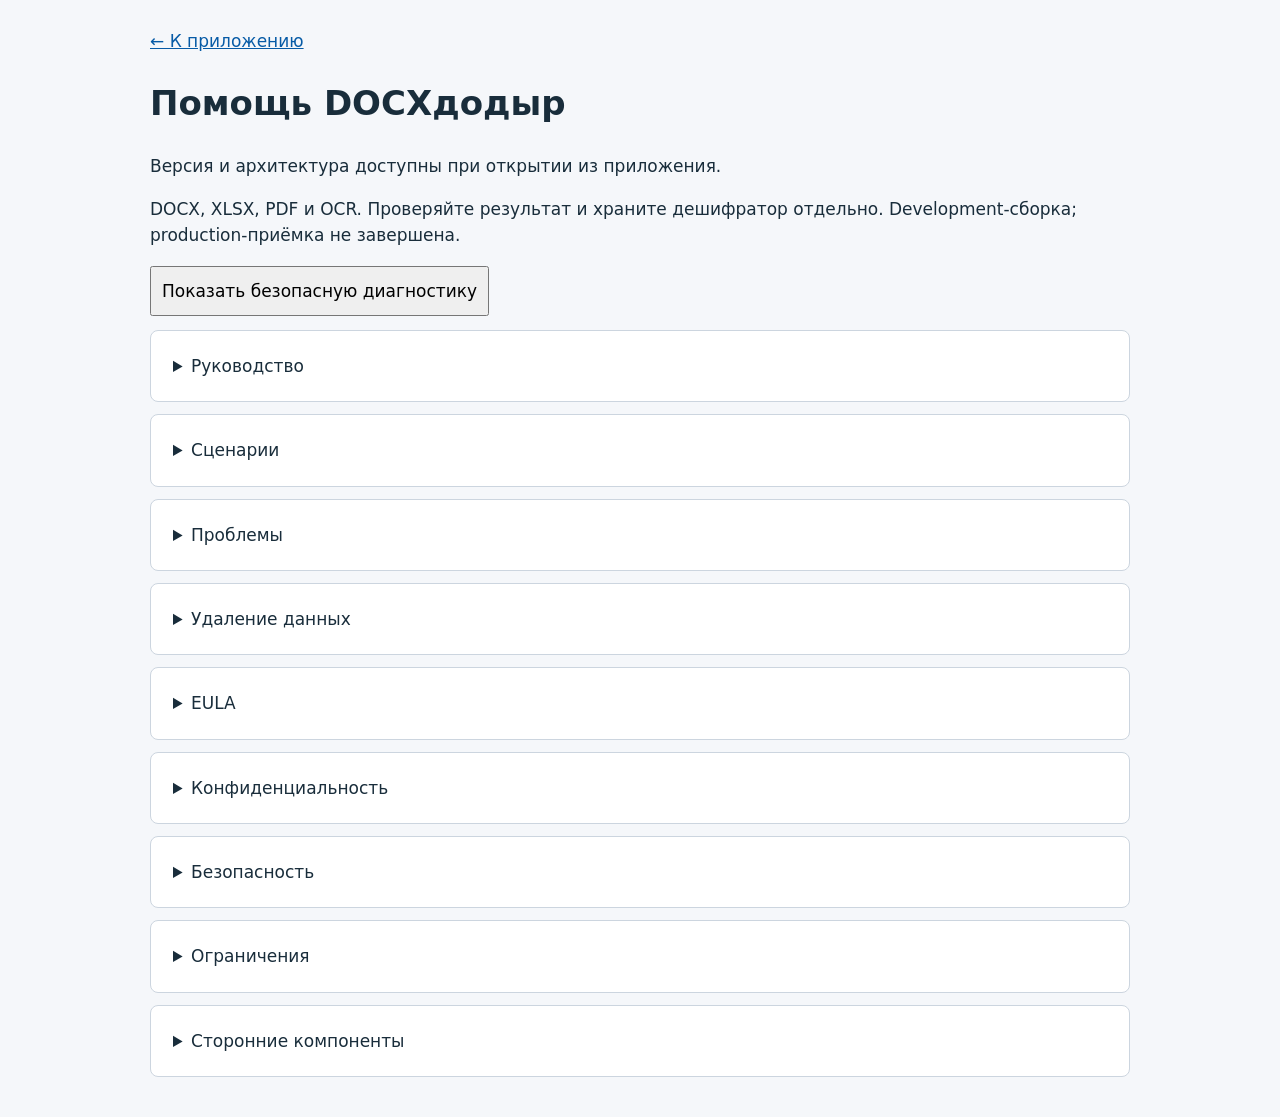
<file: web/help.html>
<!doctype html><html lang="ru"><meta charset="utf-8"><meta name="viewport" content="width=device-width,initial-scale=1"><title>Помощь — DOCXдодыр</title><style>body{font:17px/1.55 system-ui;max-width:980px;margin:auto;padding:28px;color:#192d3b;background:#f5f7fa}a{color:#075ba6}button,summary{cursor:pointer;font:inherit;padding:10px}details{background:white;border:1px solid #ccd5df;border-radius:8px;margin:12px 0;padding:12px}pre{white-space:pre-wrap;overflow-wrap:anywhere;font:14px/1.5 system-ui}button:focus,a:focus,summary:focus{outline:3px solid #1468d4}@media(prefers-color-scheme:dark){body{color:#e6eef5;background:#14202c}details{background:#1c2d3d}a{color:#8fcaff}}</style><body><a href="index.html">← К приложению</a><h1>Помощь DOCXдодыр</h1><p id="runtime" role="status">Версия и архитектура доступны при открытии из приложения.</p><p>DOCX, XLSX, PDF и OCR. Проверяйте результат и храните дешифратор отдельно. Development-сборка; production-приёмка не завершена.</p><button id="diagnostic" type="button">Показать безопасную диагностику</button><pre id="diagnostic-result" aria-live="polite"></pre><details><summary>Руководство</summary><pre># Руководство пользователя DOCXдодыр 3.0.0

Ревизия 11 сентября 2026. Development-сборка; production-приёмка трёх платформ ещё не завершена.

## Первый запуск

Выберите сборку для своей ОС и процессора. На macOS приложение переносится в Applications; Windows использует per-user installer и WebView2. Публично доверенной подписанной сборки эта ревизия не обещает. Начните с синтетического документа. В меню «Помощь» сверяйте версию, архитектуру и каталог данных. Основная обработка локальна; Qwen устанавливается отдельно и отключён по умолчанию.

## Главное окно и результат

Вкладки разделяют обезличивание и восстановление. Нажатие области выбора открывает системный диалог; перетаскивание передаёт пути bridge. Выберите файлы или папку, настройте типы замен, затем запускайте действие. Счётчик и полоса отражают ход операции. «Отмена» запрашивает остановку worker; дождитесь завершения перед повторным запуском. Открытие папки результата показывает фактические выходные копии. Не передавайте всю папку автоматически: в ней могут находиться исходники и дешифраторы.

«Настройка обезличивания» открывает категории и образцы плейсхолдеров. Поиск фильтрует категории, выбор слева показывает описание справа, выбор всех/снятие всех меняет набор типов, переключатель скобок меняет представление токенов. Сохраните изменения явно. «Исключения и замены» редактирует локальные списки; добавленные исходные значения являются чувствительными данными. Закрытие модального окна и Escape возвращают к работе; проверяйте, были ли изменения сохранены.

«Распознавание PDF» запускает OCR; извлечённый текст сам по себе не означает обезличивание. Язык OCR задаётся отдельно. DOCX/XLSX обрабатываются структурно; PDF может использовать извлечение текста и распознавание. Сложная вёрстка, изображения с текстом, формулы, макросы и вложения требуют ручной проверки. Файлы с защитой или повреждениями могут быть отклонены. Единого гарантированного предела страниц/размера для всех форматов нет: учитывайте доступные RAM и диск, большие пакеты делите.

## Проверка и скрытые данные

Экран проверки фильтруется по типу, документу, статусу и минимальной уверенности. Preview показывает исходный контекст локально. Accepted подтверждает решение, rejected отклоняет, skipped откладывает рассмотрение; изменение статуса не следует считать автоматическим безопасным пересозданием всех выходных файлов. Для отклонённых находок предусмотрено отдельное пересоздание. Массовое принятие действует на фильтр: проверьте его перед нажатием. «Очистить список» удаляет очередь проверки, а не исходные файлы. Отдельное окно/разворачивание меняют представление.

Инспекция скрытых данных сначала показывает обнаруженные части. Выбор политики и подтверждение удаления создают копию; удалённые вложения, комментарии и макросы нельзя восстановить дешифратором. Цифровая подпись исходника может стать недействительной после изменения. Наличие сохранённой подписи не подтверждает её криптографическую действительность.

## Восстановление и Qwen

Выберите обезличенный документ и соответствующий JSON. При включённом автопоиске программа проверяет соседние и родительские папки, binding/manifest. Ошибка соответствия означает остановку: не редактируйте hashes/IDs для обхода. Дешифратор содержит исходные значения и не равнозначен зашифрованному vault. Храните его отдельно с ограниченным доступом.

Qwen корректирует формы текста локально; не требуется базовой обработке. Загрузка запрашивает согласие и место на диске; доступен offline bundle, проверка целостности, отмена и удаление. Веса и все служебные файлы проверяются по закреплённым размерам и SHA-256 на конкретной ревизии модели. После установки включение модели — отдельная настройка. Полная проверка реальной Qwen в данной ревизии не выполнена.

## Настройки по умолчанию

Ниже значения из settings.example.json; пользовательские настройки и миграция могут отличаться. Посмотрите фактические переключатели перед обработкой.

| Поле | Пример по умолчанию | Смысл |
|---|---|---|
| save_original | true | Сохранять исходную копию в комплекте; не передавать её третьим лицам |
| save_pdf | false | Дополнительный PDF; доступность зависит от конвертера |
| irreversible_pdf | false | Растеризованный выход; видимые данные всё равно требуют обезличивания |
| save_decoder | false | Включите, если требуется последующее восстановление |
| auto_decoder | true | Поиск дешифратора рядом с документом |
| open_output_folder | true | Открывать папку результата |
| qwen_enabled | false | Использовать установленную локальную модель |
| ocr_lang | rus+eng | Основные языки OCR |
| bracket_type | square | Квадратные скобки плейсхолдеров |
| enabled_placeholders | список типов | Отмеченные категории сущностей |
| hidden_data_policy | по типам | Удаление/обезличивание/сохранение скрытых частей |

Политика скрытых данных в примере удаляет comments, tracked_changes, embedded_objects/files, annotations, acroform, javascript, macros, custom_xml, external_links и свойства; footnotes/endnotes/hidden_text обезличивает; digital_signature/encrypted_pdf сохраняет. Последние два значения не являются обещанием безопасного редактирования защищённого PDF.

## Чего приложение не делает

Не гарантирует абсолютную полноту обезличивания, не восстанавливает удалённые структурные части, не заменяет юридическую/ИБ-проверку, не превращает любой скан в точную копию исходной вёрстки. Не объявляет Windows ARM64 нативно поддержанным. Обновление и удаление данных выполняйте по отдельным инструкциям; автоматического безопасного стирания всех копий нет.

Полный реестр элементов: [UI_MAP](UI_MAP.md). Сценарии: [WORKFLOWS](WORKFLOWS.md). Ошибки: [TROUBLESHOOTING](TROUBLESHOOTING.md). Данные: [DATA_RETENTION_AND_DELETION](DATA_RETENTION_AND_DELETION.md).
</pre></details>
<details><summary>Сценарии</summary><pre># Рабочие сценарии DOCXдодыр 3.0.0

Ревизия 11 сентября 2026. Это процедуры приёмки на синтетических данных; они не означают, что каждый сценарий уже пройден на всех платформах. Windows/Intel и clean-machine результаты пока не подтверждены.

## Один DOCX

Цель: один docx.

Исходные условия и тестовые данные: Синтетический DOCX с именем «Тестовый Персонаж» и маркером TEST-001.

Действия: Выберите документ на вкладке обезличивания; включите нужные категории и сохранение дешифратора, если нужно восстановление; запустите обработку.

Ожидаемый экран: завершение операции либо понятная ошибка; проверьте фактический статус перед открытием результата.

Созданные файлы: Новая обезличенная копия и, при включённой опции, JSON.

Контроль результата: Проверьте текст, таблицы, колонтитулы и скрытые части.

Типичные ошибки и безопасный откат: Неверная категория: скорректируйте настройки и повторите в новой папке. Исходный синтетический файл сохраните; повторную обработку выполняйте в новой папке.

## XLSX с формулами

Цель: xlsx с формулами.

Исходные условия и тестовые данные: Синтетическая книга с двумя листами, формулой SUM и строковым именем.

Действия: Выберите XLSX; выполните обезличивание; откройте копию в редакторе таблиц.

Ожидаемый экран: завершение операции либо понятная ошибка; проверьте фактический статус перед открытием результата.

Созданные файлы: Обработанная книга.

Контроль результата: Сравните формулы, числовые значения, merged cells, скрытые листы и комментарии; формулы не считаются пересчитанными Python.

Типичные ошибки и безопасный откат: При изменении структуры сохраните исходник и повторите с уточнённой политикой. Исходный синтетический файл сохраните; повторную обработку выполняйте в новой папке.

## Текстовый PDF

Цель: текстовый pdf.

Исходные условия и тестовые данные: PDF из синтетического текста с выделяемым текстовым слоем.

Действия: Выберите PDF; выполните обработку; проверьте новый результат.

Ожидаемый экран: завершение операции либо понятная ошибка; проверьте фактический статус перед открытием результата.

Созданные файлы: Выходной документ выбранного режима.

Контроль результата: Проверьте чтение текста и видимые области, аннотации, формы и вложения.

Типичные ошибки и безопасный откат: PDF сложной структуры может потерять вёрстку; исходник используйте для сравнения. Исходный синтетический файл сохраните; повторную обработку выполняйте в новой папке.

## Скан или изображение

Цель: скан или изображение.

Исходные условия и тестовые данные: Синтетическая страница с крупной надписью TEST OCR; локальный OCR доступен.

Действия: Выберите язык; используйте распознавание PDF/обработку изображения; затем обезличьте полученный текст.

Ожидаемый экран: завершение операции либо понятная ошибка; проверьте фактический статус перед открытием результата.

Созданные файлы: Распознанный текст/документ, затем обезличенная копия.

Контроль результата: Сравните OCR с изображением: пропуски OCR не могут быть найдены последующим NER.

Типичные ошибки и безопасный откат: При ошибке улучшите качество/ориентацию скана и язык; отмените и повторите. Исходный синтетический файл сохраните; повторную обработку выполняйте в новой папке.

## Папка с общими сущностями

Цель: папка с общими сущностями.

Исходные условия и тестовые данные: Два синтетических DOCX с одним и тем же условным именем.

Действия: Выберите папку в режиме пакетной обработки; запустите; дождитесь завершения и откройте комплект.

Ожидаемый экран: завершение операции либо понятная ошибка; проверьте фактический статус перед открытием результата.

Созданные файлы: Комплект с общим реестром, manifest и выходными копиями.

Контроль результата: Одно лицо должно иметь согласованные IDs в двух документах; проверьте hashes и число завершённых файлов.

Типичные ошибки и безопасный откат: Не объединяйте вручную частично обработанные папки; сохраните исходники. Исходный синтетический файл сохраните; повторную обработку выполняйте в новой папке.

## Продолжить комплект

Цель: продолжить комплект.

Исходные условия и тестовые данные: Ранее созданный синтетический комплект с manifest и доступным дешифратором.

Действия: Выберите режим продолжения папки и существующий комплект; добавьте новый синтетический документ.

Ожидаемый экран: завершение операции либо понятная ошибка; проверьте фактический статус перед открытием результата.

Созданные файлы: Обновлённый комплект с сохранением согласованности реестра.

Контроль результата: Сверьте старые и новые IDs; ошибка целостности должна останавливать операцию.

Типичные ошибки и безопасный откат: Не исправляйте manifest вручную; вернитесь к проверенной копии. Исходный синтетический файл сохраните; повторную обработку выполняйте в новой папке.

## Ручная проверка

Цель: ручная проверка.

Исходные условия и тестовые данные: Синтетический документ с неоднозначным совпадением.

Действия: Откройте проверку; задайте фильтр; посмотрите preview; примите, отклоните или отложите; при необходимости отдельно пересоздайте отклонённый результат.

Ожидаемый экран: завершение операции либо понятная ошибка; проверьте фактический статус перед открытием результата.

Созданные файлы: Сохранённые решения в очереди; пересозданная копия только при соответствующем действии.

Контроль результата: Проверьте итоговый файл, а не только статус строки.

Типичные ошибки и безопасный откат: Массовое принятие действует на фильтр; при ошибке пересмотрите решения. Исходный синтетический файл сохраните; повторную обработку выполняйте в новой папке.

## Необратимый PDF

Цель: необратимый pdf.

Исходные условия и тестовые данные: Проверенная обезличенная копия, доступный PDF-конвертер при необходимости.

Действия: Включите необратимый PDF и создайте результат.

Ожидаемый экран: завершение операции либо понятная ошибка; проверьте фактический статус перед открытием результата.

Созданные файлы: Растеризованный PDF.

Контроль результата: Исходный скрытый текст отсутствует; визуально проверьте каждую страницу. Видимый текст можно распознать снова.

Типичные ошибки и безопасный откат: Растеризация не заменяет обезличивание; исправьте исходную обработку и пересоздайте. Исходный синтетический файл сохраните; повторную обработку выполняйте в новой папке.

## Восстановление

Цель: восстановление.

Исходные условия и тестовые данные: Обезличенная синтетическая копия и её дешифратор.

Действия: Перейдите к восстановлению; выберите документ и JSON либо автопоиск; запустите.

Ожидаемый экран: завершение операции либо понятная ошибка; проверьте фактический статус перед открытием результата.

Созданные файлы: Восстановленная копия.

Контроль результата: Сравните сущности с синтетическим оригиналом; удалённые структурные части не возвращаются.

Типичные ошибки и безопасный откат: При неверном JSON выберите правильный комплект; не обходите проверку hashes. Исходный синтетический файл сохраните; повторную обработку выполняйте в новой папке.

## После прерывания

Цель: после прерывания.

Исходные условия и тестовые данные: Прерванный синтетический пакет, сохранённые исходники/checkpoint.

Действия: Перезапустите приложение; проверьте информацию о незавершённом пакете; используйте продолжение там, где действие доступно.

Ожидаемый экран: завершение операции либо понятная ошибка; проверьте фактический статус перед открытием результата.

Созданные файлы: Дописанные результаты и завершённое состояние.

Контроль результата: Число файлов и hashes согласованы, нет выдачи частичного результата за полный.

Типичные ошибки и безопасный откат: Если UI не предлагает восстановление, сохраните рабочий каталог и соберите диагностику; не удаляйте checkpoint до решения. Исходный синтетический файл сохраните; повторную обработку выполняйте в новой папке.

## Полностью offline

Цель: полностью offline.

Исходные условия и тестовые данные: Локально установлены все базовые зависимости; сеть отключена.

Действия: Запустите обычное обезличивание синтетического DOCX; не нажимайте внешние ссылки и загрузку Qwen.

Ожидаемый экран: завершение операции либо понятная ошибка; проверьте фактический статус перед открытием результата.

Созданные файлы: Локальные выходные файлы.

Контроль результата: Результат не зависит от сети; отсутствие модели не мешает базовой обработке.

Типичные ошибки и безопасный откат: Не включайте сетевую загрузку модели ради обычной задачи. Исходный синтетический файл сохраните; повторную обработку выполняйте в новой папке.

## Локальная Qwen

Цель: локальная qwen.

Исходные условия и тестовые данные: Достаточный диск/RAM; для загрузки — сеть и явное согласие, для offline — проверенный bundle.

Действия: Откройте управление Qwen; загрузите/импортируйте; проверьте целостность; включите модель отдельно.

Ожидаемый экран: завершение операции либо понятная ошибка; проверьте фактический статус перед открытием результата.

Созданные файлы: Каталог модели в пользовательских данных и обновлённый статус.

Контроль результата: Проверьте статус, точность форм на синтетических примерах и возможность отмены.

Типичные ошибки и безопасный откат: При повреждении удалите модель через интерфейс и повторите; не загружайте веса из неизвестных источников. Исходный синтетический файл сохраните; повторную обработку выполняйте в новой папке.

## Диагностика Windows/macOS

Цель: диагностика windows/macos.

Исходные условия и тестовые данные: Известны версия, архитектура и синтетические шаги воспроизведения.

Действия: Откройте «Помощь» → «Диагностика», сверьтесь с TROUBLESHOOTING.

Ожидаемый экран: завершение операции либо понятная ошибка; проверьте фактический статус перед открытием результата.

Созданные файлы: Локальное представление безопасной диагностики.

Контроль результата: Перед отправкой вручную проверьте отсутствие исходных текстов, ключей и личных путей.

Типичные ошибки и безопасный откат: Не отправляйте документы или vault вместе с обращением. Исходный синтетический файл сохраните; повторную обработку выполняйте в новой папке.

## Обновление

Цель: обновление.

Исходные условия и тестовые данные: Проверенная резервная копия настроек и нужных дешифраторов; доверенная новая сборка той же архитектуры.

Действия: Закройте приложение; установите новую версию в стандартном порядке; откройте синтетический документ.

Ожидаемый экран: завершение операции либо понятная ошибка; проверьте фактический статус перед открытием результата.

Созданные файлы: Обновлённая программа с пользовательскими настройками.

Контроль результата: Сверьте версию, настройки, обработку и восстановление до работы с важными файлами.

Типичные ошибки и безопасный откат: При сбое следуйте ROLLBACK_PROCEDURE; не перезаписывайте единственную копию данных. Исходный синтетический файл сохраните; повторную обработку выполняйте в новой папке.

## Удаление программы и данных

Цель: удаление программы и данных.

Исходные условия и тестовые данные: Обработка завершена, принято решение о сохранении результатов/дешифраторов.

Действия: Закройте приложение; удалите app или используйте Windows-деинсталлятор; отдельно удалите данные по DATA_RETENTION_AND_DELETION.

Ожидаемый экран: завершение операции либо понятная ошибка; проверьте фактический статус перед открытием результата.

Созданные файлы: Программа удалена; пользовательские данные удалены только при отдельном действии.

Контроль результата: Проверьте каталоги результата, модели, корзину и резервные копии.

Типичные ошибки и безопасный откат: Отмена возможна только через заранее сохранённые копии; не обещается физическое стирание SSD. Исходный синтетический файл сохраните; повторную обработку выполняйте в новой папке.
</pre></details>
<details><summary>Проблемы</summary><pre># Диагностика проблем

DOCXдодыр 3.0.0, ревизия 11 сентября 2026.

| Симптом | Безопасные действия | Что приложить к обращению |
|---|---|---|
| Не запускается | Сверьте ОС/архитектуру и версию, проверьте целостность загрузки; используйте только проверенный дистрибутив | Версия, ОС, CPU и код ошибки без путей |
| Нет WebView2 | Установите официальный Microsoft WebView2 Runtime; повторите запуск под обычным пользователем | Наличие runtime и версия Windows |
| Gatekeeper/SmartScreen | Проверьте происхождение и подпись. Development-сборка может быть отклонена; запросите подписанный релиз | Текст предупреждения без личных данных |
| OCR недоступен | Проверьте язык, разрешение и ориентацию синтетического скана, доступность Apple Vision/Tesseract | Результат capabilities и синтетический пример |
| Повреждённый/защищённый файл | Откройте собственную копию в исходном редакторе; снимите защиту только при наличии прав; сохраните исправленную копию | Формат и вид защиты, без пароля |
| Не хватает диска/памяти | Отмените операцию, дождитесь завершения, освободите место или уменьшите пакет; исходник сохраните | Размер/число страниц и свободное место |
| Нет модели | Базовая обработка работает без Qwen; установите модель с явным согласием или импортируйте offline bundle | Статус модели и целостности |
| Неверный дешифратор | Выберите JSON от того же комплекта; не редактируйте IDs/hashes, не принуждайте восстановление | Код проверки без значений JSON |
| Нет доступа к папке | Выберите доступную папку пользователя; не запускайте всё приложение администратором ради записи в install dir | Тип каталога, без полного пути |
| Сбой/зависшее продолжение | Сохраните исходники и рабочий комплект, перезапустите, проверьте checkpoint; не объединяйте вручную частичные результаты | Обезличенный статус recovery |

В меню «Помощь» доступна локальная справка и безопасная диагностика. Разработчик может вызвать `--diagnostics --report-file &lt;новый файл&gt;`: отчёт предназначен для проверки перед передачей. Не прикладывайте исходные документы, дешифраторы, скриншоты с данными, дампы, vault и пользовательские списки. Не отключайте защиту ОС и не используйте очистку карантина как замену проверке подписи.
</pre></details>
<details><summary>Удаление данных</summary><pre># Хранение и удаление данных

Ревизия 11 сентября 2026, версия 3.0.0. Источник путей: `app_paths.py`; фактический путь показан во встроенной справке. Переменные DOCXDODYR_DATA_DIR, DOCXDODYR_USER_DATA_DIR, DOCXDODYR_CONFIG_DIR, DOCXDODYR_CACHE_DIR и DOCXDODYR_LOG_DIR могут переопределить каталоги.

| Данные | macOS по умолчанию | Windows по умолчанию |
|---|---|---|
| Настройки, списки, очередь, vault, recovery, models | ~/Library/Application Support/DOCXdodyr | %LOCALAPPDATA%\DOCXdodyr |
| Кэш | ~/Library/Caches/DOCXdodyr | %LOCALAPPDATA%\DOCXdodyr\Cache |
| Журнал | ~/Library/Logs/DOCXdodyr | %LOCALAPPDATA%\DOCXdodyr\Logs |

`settings.json` хранит настройки, `Исключения.txt` и `Замены.txt` — пользовательские списки. Они могут содержать исходные значения. `review_queue.json` — очередь решений; `.review_context.enc` — зашифрованный контекст. Ключ vault находится в системном keyring. `recovery` хранит контрольные точки; `models` — необязательные веса Qwen. Системный каталог временных файлов и временные папки обработки также могут содержать промежуточные документы. Выходные файлы, исходники, manifests, дешифраторы и их резервные копии лежат в выбранных пользователем каталогах, а не обязательно рядом с настройками.

Срок хранения задаёт пользователь: автоматическое удаление всех данных по календарному сроку не реализовано. После сбоя не удаляйте временные файлы до проверки результата восстановления.

Для удаления: закройте приложение, решите, нужны ли сохранённые результаты и дешифраторы, затем удалите соответствующие каталоги данных, настроек, кэша и журналов через Finder или Проводник. Удалите модель кнопкой управления Qwen либо вместе с её каталогом. Отдельно проверьте папки обработанных комплектов, корзину, резервные копии и синхронизируемые облачные папки. Удаление приложения через корзину или деинсталлятор не означает удаления пользовательских данных. Ключ vault удаляйте через системное хранилище только после отказа от восстановления всех связанных контекстов. Сервис/учётную запись сверяйте с `review_context.py`, не удаляйте чужие ключи.

Удаление файлов не гарантирует физическое стирание SSD или резервных копий. Для носителей с чувствительными данными применяйте установленную в организации процедуру уничтожения.
</pre></details>
<details><summary>EULA</summary><pre># ЛИЦЕНЗИОННОЕ СОГЛАШЕНИЕ С КОНЕЧНЫМ ПОЛЬЗОВАТЕЛЕМ (EULA)
## Программное обеспечение «DOCXдодыр» (Версия 3.0)

Редакция от 11 сентября 2026 г.  
Правообладатель: Разработчики DOCXдодыр (DOCXdodyr Contributors)  
Модель распространения: **Freeware** (Бесплатное программное обеспечение)

---

ВАЖНО: ПОЖАЛУЙСТА, ВНИМАТЕЛЬНО ПРОЧИТАЙТЕ НАСТОЯЩЕЕ ЛИЦЕНЗИОННОЕ СОГЛАШЕНИЕ («СОГЛАШЕНИЕ») ПЕРЕД УСТАНОВКОЙ, СКАЧИВАНИЕМ ИЛИ ИСПОЛЬЗОВАНИЕМ ПРОГРАММНОГО ОБЕСПЕЧЕНИЯ «DOCXДОДЫР» («ПО»). УСТАНАВЛИВАЯ, КОПИРУЯ ИЛИ ИНЫМ ОБРАЗОМ ИСПОЛЬЗУЯ ПО, ВЫ («ПОЛЬЗОВАТЕЛЬ») ПОДТВЕРЖДАЕТЕ СВОЕ СОГЛАСИЕ С УСЛОВИЯМИ НАСТОЯЩЕГО СОГЛАШЕНИЯ.

---

### 1. ПРЕДМЕТ СОГЛАШЕНИЯ И ОБЪЕМ ПРАВ

1.1. Правообладатель безвозмездно предоставляет Пользователю простую (неисключительную) лицензию на использование десктопного приложения «DOCXдодыр» на территории всего мира в пределах функциональности, заложенной разработчиками.  
1.2. ПО предназначено для локального интеллектуального обезличивания, маскирования персональных данных (ПДн), очистки скрытых метаданных и правового анализа документов форматов DOCX, XLSX и PDF (включая OCR-сканы).  
1.3. Пользователь имеет право:
- Устанавливать и использовать ПО на неограниченном числе персональных компьютеров и серверов под управлением поддерживаемых операционных систем (macOS, Windows);
- Использовать ПО в личных, профессиональных (включая адвокатскую и юридическую практику) и корпоративных целях без уплаты лицензионных платежей;
- Бесплатно использовать программу в оплачиваемой профессиональной и коммерческой деятельности, включая коммерческое использование результатов, без лицензионных платежей и искусственных лимитов;
- Обрабатывать с помощью ПО неограниченный объем документов, страниц и файлов в пределах технических ресурсов компьютера.

---

### 2. ОГРАНИЧЕНИЯ И ЗАЩИТА ПРАВ ПРАВООБЛАДАТЕЛЯ

2.1. Все права на товарные знаки, наименование «DOCXдодыр», графическое оформление интерфейса, дизайн и структуру кодовой базы ядра принадлежат Правообладателю и защищены законодательством об интеллектуальной собственности.  
2.2. Пользователю **запрещается**:
- Продавать, сдавать в аренду, предоставлять в прокат или сублицензировать бинарные сборки или установщики ПО за плату;
- Осуществлять коммерческий ребрендинг (распространять ПО под другим наименованием или брендом без письменного согласия Правообладателя);
- Модифицировать скомпилированные бинарные пакеты (.app, DMG, Installer .exe) с целью обхода ограничений безопасности или удаления знаков авторского права;
- Удалять, маскировать или изменять уведомления об авторских правах, торговых марках или дисклеймеры, содержащиеся в ПО.  
2.3. Исходный код расширения `docxdodyr-pullenti-legal` (лингвистический картридж) распространяется независимо под открытой лицензией MIT в соответствии с файлом `pullenti_legal/LICENSE`.  
2.4. **Открытые компоненты и модульное лицензирование:**  
Компоненты обработки и рендеринга PDF, использующие библиотеку PyMuPDF, распространяются на условиях лицензии **GNU AGPL-3.0**. Ограничения настоящего Соглашения (включая ограничения пункта 2.2) не распространяются на библиотеки и компоненты с открытым исходным кодом (включая лицензии AGPL, MIT, BSD, Apache-2.0). Пользователь сохраняет за собой все предусмотренные соответствующими свободными лицензиями права на изучение, модификацию и замену открытых компонентов. Исходный код приложения доступен в публичном репозитории на GitHub.

---

### 3. КОНФИДЕНЦИАЛЬНОСТЬ И LOCAL-FIRST АРХИТЕКТУРА

3.1. «DOCXдодыр» спроектирован по принципу **Local-First** (локальная обработка в приоритете). Обработка документов, распознавание текста (OCR), ведение таблицы дешифратора (`дешифратор.json`) и создание защищенных копий осуществляются исключительно на локальном компьютере Пользователя.  
3.2. ПО не осуществляет скрытый сбор телеметрии, аналитики, исходных текстов документов или персональных данных Пользователя.  
3.3. ПО не содержит интеграций с внешними нейросетевыми API и не отправляет документы в облачные модели.

Подробные условия обработки информации изложены в [Политике конфиденциальности](PRIVACY_POLICY.md).

---

### 4. ОГРАНИЧЕНИЕ ОТВЕТСТВЕННОСТИ И ОТКАЗ ОТ ГАРАНТИЙ («КАК ЕСТЬ»)

4.1. ПРОГРАММНОЕ ОБЕСПЕЧЕНИЕ ПРЕДОСТАВЛЯЕТСЯ НА УСЛОВИЯХ «КАК ЕСТЬ» («AS IS»), БЕЗ КАКИХ-ЛИБО ЯВНЫХ ИЛИ ПОДРАЗУМЕВАЕМЫХ ГАРАНТИЙ, ВКЛЮЧАЯ, НО НЕ ОГРАНИЧИВАЯСЬ, ГАРАНТИЯМИ ТОВАРНОЙ ПРИГОДНОСТИ, СООТВЕТСТВИЯ ОПРЕДЕЛЕННОЙ ЦЕЛИ, ТОЧНОСТИ ОБЕЗЛИЧИВАНИЯ ИЛИ БЕСПЕРЕБОЙНОЙ РАБОТЫ.  
4.2. ПРАВООБЛАДАТЕЛЬ НЕ НЕСЕТ ОТВЕТСТВЕННОСТИ ЗА ЛЮБЫЕ ПРЯМЫЕ, КОСВЕННЫЕ, СЛУЧАЙНЫЕ ИЛИ ШТРАФНЫЕ УБЫТКИ (ВКЛЮЧАЯ, НО НЕ ОГРАНИЧИВАЯСЬ, УТЕЧКУ КОНФИДЕНЦИАЛЬНОЙ ИНФОРМАЦИИ, ШТРАФЫ РЕГУЛЯТОРОВ, УПУЩЕННУЮ ВЫГОДУ ИЛИ ПРЕРЫВАНИЕ ДЕЛОВОЙ АКТИВНОСТИ), ВОЗНИКШИЕ В РЕЗУЛЬТАТЕ ИСПОЛЬЗОВАНИЯ ИЛИ НЕВОЗМОЖНОСТИ ИСПОЛЬЗОВАНИЯ ПО.  
4.3. ОКОНЧАТЕЛЬНЫЙ КОНТРОЛЬ ПОЛНОТЫ ОБЕЗЛИЧИВАНИЯ ДОКУМЕНТОВ ПЕРЕД ИХ ПЕРЕДАЧЕЙ ТРЕТЬИМ ЛИЦАМ ИЛИ ПУБЛИКАЦИЕЙ ОСТАЕТСЯ ИСКЛЮЧИТЕЛЬНОЙ ОБЯЗАННОСТЬЮ ПОЛЬЗОВАТЕЛЯ.

---

### 5. СТОРОННИЕ КОМПОНЕНТЫ И МОДУЛЬНОЕ ЛИЦЕНЗИРОВАНИЕ

5.1. ПО включает в себя библиотеки с открытым исходным кодом, права на которые принадлежат их авторам. Полный список сторонних компонентов, тексты их лицензий и уведомления об авторских правах приведены в файле [THIRD_PARTY_NOTICES.md](THIRD_PARTY_NOTICES.md).  
5.2. Модули, взаимодействующие с библиотекой PyMuPDF/MuPDF, лицензированы на условиях GNU AGPL-3.0. Настоящее Соглашение не ограничивает права Пользователя, предусмотренные лицензиями открытого ПО, на изучение, модификацию и замену открытых компонентов. Исходный код доступен в публичном репозитории на GitHub.

---

### 6. ЗАКЛЮЧИТЕЛЬНЫЕ ПОЛОЖЕНИЯ

6.1. Настоящее Соглашение регулируется и толкуется в соответствии с законодательством Российской Федерации. Ни одно положение настоящего Соглашения не ограничивает и не исключает установленные законом императивные права пользователей.  
6.2. Пользователь вправе в любой момент прекратить действие лицензии, полностью удалив программу и её копии со своего устройства. Прекращение лицензии не затрагивает права Пользователя на ранее обезличенные документы и результаты обработки.  
6.3. В случае признания какого-либо положения Соглашения недействительным или не имеющим юридической силы, остальные положения Соглашения остаются действительными и сохраняют полную силу.  
6.4. Вопросы и предложения по работе ПО принимаются через официальный репозиторий проекта на GitHub: https://github.com/Kadmeia/DOCXdodyr
</pre></details>
<details><summary>Конфиденциальность</summary><pre># ПОЛИТИКА КОНФИДЕНЦИАЛЬНОСТИ
## Десктопное приложение «DOCXдодыр» (Версия 3.0)

Дата вступления в силу: 3 сентября 2026 г.

---

### 1. ОСНОВОПОЛАГАЮЩИЙ ПРИНЦИП: LOCAL-FIRST

1.1. Главная цель «DOCXдодыр» — обеспечить максимальную безопасность и защиту персональных данных (ПДн) и коммерческой тайны. Приложение спроектировано в архитектуре **Local-First** (полная локальная автономность).  
1.2. Все основные операции:
- чтение и синтаксический разбор документов (DOCX, XLSX, PDF);
- оптическое распознавание текста сканов (OCR через системный Apple Vision Framework на macOS или локально установленный Tesseract на Windows);
- извлечение именованных сущностей (NER) и юридических реквизитов через локальные правила Pullenti;
- генерация плейсхолдеров и ведение чувствительной таблицы соответствия (`дешифратор.json`), которую нельзя считать зашифрованной;
- очистка скрытых метаданных и ревизий документов,
**выполняются строго локально на оборудовании пользователя без передачи информации в сеть Интернет**.

---

### 2. ОТСУТСТВИЕ СКРЫТОЙ ТЕЛЕМЕТРИИ И АНАЛИТИКИ

2.1. Приложение **не содержит** скрытых трекеров, счетчиков посещаемости, модулей сбора поведенческой телеметрии или фоновых сетевых запросов.  
2.1а. По явному действию пользователя загрузчик Qwen обращается к Hugging Face и разрешённым HTTPS-хранилищам весов; ссылки поддержки/автора открывают внешний браузер. Эти сервисы получают обычные сетевые метаданные запроса. Базовая обработка не требует загрузки модели. Просмотр исходного контекста ручной проверки показывает его в локальном WebView; это чувствительный экран, который нельзя публиковать.
2.2. При работе в базовом режиме приложение может эксплуатироваться на полностью изолированных рабочих станциях (Air-Gapped) без подключения к локальной сети или интернету.

---

### 3. ЛОКАЛЬНЫЕ МОДЕЛИ

3.1. Приложение не содержит интеграций с внешними нейросетевыми API и не отправляет документы в облачные модели.
3.2. Опциональная модель Qwen устанавливается и выполняется локально на компьютере Пользователя.

---

### 4. ХРАНЕНИЕ ПОЛЬЗОВАТЕЛЬСКИХ ДАННЫХ И СОСТОЯНИЯ

4.1. В соответствии со стандартами операционных систем (`platformdirs`) рабочие файлы приложения размещаются в изолированных пользовательских каталогах:
- **macOS**: `~/Library/Application Support/DOCXdodyr` (настройки и данные), `~/Library/Caches/DOCXdodyr` (кэш), `~/Library/Logs/DOCXdodyr` (журналы);
- **Windows**: `%LOCALAPPDATA%\DOCXdodyr` (настройки и данные), `%LOCALAPPDATA%\DOCXdodyr\Cache` (кэш), `%LOCALAPPDATA%\DOCXdodyr\Logs` (журналы).  
4.2. Все файлы состояния (`settings.json`, очередь проверки `review_queue.json`) записываются атомарно с ограничением прав доступа только для текущего пользователя (`0o600`).  
4.3. Контекст ручного ревью для защиты от утечек шифруется криптографическим алгоритмом Fernet (AES-128-CBC с HMAC-SHA256) и сохраняется в файле `.review_context.enc`.  
4.4. Пользователь в любой момент может удалить все сохраненные настройки, кэш и историю, удалив указанные выше пользовательские каталоги.

---

### 5. ЛОКАЛЬНЫЙ ДЕШИФРАТОР И ПРАВА НА ДОКУМЕНТЫ

5.1. Файл `дешифратор.json`, формируемый при обезличивании, содержит таблицу сопоставления реальных сущностей и сгенерированных плейсхолдеров. Этот файл сохраняется только в папку, выбранную пользователем для сохранения результатов, либо рядом с исходным документом.  
5.2. Ответственность за сохранность, ограничение доступа и уничтожение файла дешифратора возлагается на пользователя.  
5.3. Правообладатель ПО не имеет доступа к обрабатываемым документам, их копиям, результатам обезличивания или файлам дешифратора.

---

### 6. ИЗМЕНЕНИЯ В ПОЛИТИКЕ КОНФИДЕНЦИАЛЬНОСТИ

6.1. Актуальная версия настоящей Политики всегда доступна в корневом каталоге репозитория проекта и в составе дистрибутива приложения.  
6.2. В случае внесения существенных изменений в принципы обработки данных новая версия публикуется вместе с очередным релизом ПО.

Подробная карта данных и удаление: [DATA_RETENTION_AND_DELETION](docs/DATA_RETENTION_AND_DELETION.md). Редакция 11 сентября 2026; юридическая проверка перед публикацией обязательна.
</pre></details>
<details><summary>Безопасность</summary><pre># Безопасность DOCXдодыр

Ревизия: 11 сентября 2026. Версия 3.0.0 находится на проверке; подтверждённого production-релиза для трёх платформ пока нет. Старые сборки не следует считать проверенными обновлениями безопасности.

Не прикладывайте к публичным issue исходные документы, дешифраторы, `.review_context.enc`, ключи, дампы памяти, пользовательские настройки, пути и снимки экрана с реальными данными. Воспроизводите проблему на синтетическом документе; сообщайте версию, архитектуру, шаги и обезличенную диагностику.

Приватный канал приёма уязвимостей и ответственный security contact ещё не подтверждены владельцем. До его утверждения публичная публикация заблокирована. Не отправляйте чувствительные подробности на выдуманный адрес или в общий чат. Обычные вопросы можно направлять через указанные в приложении контакты, предварительно согласовав защищённый канал. Гарантированный срок ответа не установлен; владелец должен определить реалистичный порядок подтверждения и исправления до релиза.

Разработчику: проверяйте Office ZIP/XML, PDF, bridge, пути, восстановление, keyring и модель по [техническому описанию](docs/TECHNICAL_OVERVIEW.md). Не выполняйте макросы, JavaScript PDF или содержимое документов как команды. Проверка подписи и контрольных сумм обязательна перед публикацией.
</pre></details>
<details><summary>Ограничения</summary><pre># Ограничения DOCXдодыр

Проект документа для версии 3.0.0, 11 сентября 2026. Требует юридической проверки перед публикацией.

Автоматическое распознавание допускает пропуски (false negative) и лишние замены (false positive). OCR зависит от качества скана и языка. Проверьте основной текст, таблицы, колонтитулы, изображения, скрытые части и свойства каждой выходной копии. Программа не подтверждает соответствие требованиям законодательства и не заменяет профессиональную проверку.

Растеризованный PDF лишается исходного текстового слоя, но видимый текст на странице можно снова прочитать или распознать OCR. Поэтому растеризация сама по себе не обезличивает страницу. Дешифратор и исходник остаются чувствительными данными; не передавайте их вместе с обезличенной копией. Изменение подписанного документа может нарушить действительность цифровой подписи.

Применение программы в оплачиваемой профессиональной работе и коммерческое использование результатов разрешены бесплатно. Ограничения распространения самой программы описаны в [EULA](EULA.md). Ничто в этом документе не исключает ответственность, которую нельзя исключить по применимому праву.
</pre></details>
<details><summary>Сторонние компоненты</summary><pre># Статус прав на поставку: НЕ ПОДТВЕРЖДЁН

Ревизия 11 сентября 2026. Таблица ниже — предварительная инвентаризация; она не подтверждает права на перераспространение. PyMuPDF/MuPDF требует отдельного решения о совместимости текущей EULA с AGPL либо подтверждения коммерческой лицензии. Нельзя считать взаимодействие через Python API освобождением от лицензии. Источник: https://artifex.com/licensing . Полный состав, лицензии wheel, OCR-модели, JS, шрифты и иконки должны быть сверены с фактической сборкой.

# THIRD-PARTY SOFTWARE NOTICES AND LICENSES
# УВЕДОМЛЕНИЯ О СТОРОННЕМ ПРОГРАММНОМ ОБЕСПЕЧЕНИИ

Настоящее приложение «DOCXдодыр» включает в свой состав или использует библиотеки с открытым исходным кодом (Open Source Software), права на которые принадлежат их соответствующим правообладателям. Ниже приводятся сведения об используемых компонентах, типах лицензий и текстах лицензионных соглашений.

---

## 1. Сводный реестр компонентов (Summary Matrix)

| Компонент | Версия | Лицензия | Назначение |
| :--- | :--- | :--- | :--- |
| **pywebview** | 6.2.1 | BSD-3-Clause | Нативный десктопный GUI (WKWebView на macOS, WebView2 на Windows) |
| **python-docx** | 1.2.0 | MIT License | Синтаксический разбор, модификация и очистка файлов Microsoft Word (.docx) |
| **openpyxl** | 3.1.5 | MIT License | Обработка, семантический анализ и обезличивание таблиц Excel (.xlsx) |
| **PullentiPython** | 0.1 | Apache-2.0 | Извлечение именованных сущностей (NER) и лингвистический анализ русского языка |
| **pymorphy3** | 2.0.6 | MIT License | Морфологический анализ и падежное склонение ФИО на русском языке |
| **pypdf** | 6.12.2 | BSD-3-Clause | Извлечение текстового слоя из PDF документов |
| **PyMuPDF** | 1.26.5 | AGPL-3.0 / Commercial | Растеризация страниц и рендеринг PDF высокого разрешения |
| **cryptography** | 50.0.0 | Apache-2.0 / BSD-3-Clause | Криптографическая защита и аутентифицированное шифрование локального контекста |
| **keyring** | 25.7.0 | MIT License | Интеграция с системными хранилищами паролей (macOS Keychain / Windows Credential Manager) |
| **platformdirs** | 4.4.0 | MIT License | Разрешение стандартных системных каталогов данных, кэша и журналов ОС |
| **pillow** | 11.3.0 | HPND License | Обработка растровых изображений и подготовка страниц к OCR |
| **phonenumbers** | 9.0.31 | Apache-2.0 | Парсинг, валидация и нормализация телефонных номеров |
| **fpdf2** | 2.8.4 | LGPL-3.0-or-later | Формирование PDF-отчетов с Legal Design стилизацией |
| **pyobjc** (включая **pyobjc-core**, **pyobjc-framework-Cocoa**, **pyobjc-framework-Quartz**, **pyobjc-framework-Vision**) | 11.1 | MIT License | Вызов нативного Apple Vision Framework и системных API на macOS |
| **docx2pdf** | 0.1.8 | MIT License | Интеграция с Microsoft Word для конвертации документов на Windows |

---

## 2. Тексты лицензий сторонних компонентов

### MIT License
*Применяется к: python-docx, openpyxl, pymorphy3, keyring, platformdirs, pyobjc, docx2pdf, pullenti_legal*

```text
Permission is hereby granted, free of charge, to any person obtaining a copy
of this software and associated documentation files (the &quot;Software&quot;), to deal
in the Software without restriction, including without limitation the rights
to use, copy, modify, merge, publish, distribute, sublicense, and/or sell
copies of the Software, and to permit persons to whom the Software is
furnished to do so, subject to the following conditions:

The above copyright notice and this permission notice shall be included in all
copies or substantial portions of the Software.

THE SOFTWARE IS PROVIDED &quot;AS IS&quot;, WITHOUT WARRANTY OF ANY KIND, EXPRESS OR
IMPLIED, INCLUDING BUT NOT LIMITED TO THE WARRANTIES OF MERCHANTABILITY,
FITNESS FOR A PARTICULAR PURPOSE AND NONINFRINGEMENT. IN NO EVENT SHALL THE
AUTHORS OR COPYRIGHT HOLDERS BE LIABLE FOR ANY CLAIM, DAMAGES OR OTHER
LIABILITY, WHETHER IN AN ACTION OF CONTRACT, TORT OR OTHERWISE, ARISING FROM,
OUT OF OR IN CONNECTION WITH THE SOFTWARE OR THE USE OR OTHER DEALINGS IN THE
SOFTWARE.
```

---

### BSD 3-Clause License
*Применяется к: pywebview, pypdf, cryptography (часть)*

```text
Redistribution and use in source and binary forms, with or without
modification, are permitted provided that the following conditions are met:

1. Redistributions of source code must retain the above copyright notice, this
   list of conditions and the following disclaimer.

2. Redistributions in binary form must reproduce the above copyright notice,
   this list of conditions and the following disclaimer in the documentation
   and/or other materials provided with the distribution.

3. Neither the name of the copyright holder nor the names of its
   contributors may be used to endorse or promote products derived from
   this software without specific prior written permission.

THIS SOFTWARE IS PROVIDED BY THE COPYRIGHT HOLDERS AND CONTRIBUTORS &quot;AS IS&quot;
AND ANY EXPRESS OR IMPLIED WARRANTIES, INCLUDING, BUT NOT LIMITED TO, THE
IMPLIED WARRANTIES OF MERCHANTABILITY AND FITNESS FOR A PARTICULAR PURPOSE ARE
DISCLAIMED. IN NO EVENT SHALL THE COPYRIGHT HOLDER OR CONTRIBUTORS BE LIABLE
FOR ANY DIRECT, INDIRECT, INCIDENTAL, SPECIAL, EXEMPLARY, OR CONSEQUENTIAL
DAMAGES (INCLUDING, BUT NOT LIMITED TO, PROCUREMENT OF SUBSTITUTE GOODS OR
SERVICES; LOSS OF USE, DATA, OR PROFITS; OR BUSINESS INTERRUPTION) HOWEVER
CAUSED AND ON ANY THEORY OF LIABILITY, WHETHER IN CONTRACT, STRICT LIABILITY,
OR TORT (INCLUDING NEGLIGENCE OR OTHERWISE) ARISING IN ANY WAY OUT OF THE USE
OF THIS SOFTWARE, EVEN IF ADVISED OF THE POSSIBILITY OF SUCH DAMAGE.
```

---

### Apache License, Version 2.0
*Применяется к: PullentiPython, requests, phonenumbers, pytesseract, cryptography (часть)*

```text
Licensed under the Apache License, Version 2.0 (the &quot;License&quot;);
you may not use this file except in compliance with the License.
You may obtain a copy of the License at

    http://www.apache.org/licenses/LICENSE-2.0

Unless required by applicable law or agreed to in writing, software
distributed under the License is distributed on an &quot;AS IS&quot; BASIS,
WITHOUT WARRANTIES OR CONDITIONS OF ANY KIND, either express or implied.
See the License for the specific language governing permissions and
limitations under the License.
```

---

### GNU Lesser General Public License, Version 3.0 (LGPL-3.0)
*Применяется к: fpdf2*

```text
fpdf2 is licensed under the GNU Lesser General Public License version 3.0 (LGPLv3).
As a dynamically imported library in DOCXdodyr, users have the right to inspect,
replace or modify the fpdf2 component in their Python environment in accordance with
the terms of the LGPLv3 license.
Full license text is available at: https://www.gnu.org/licenses/lgpl-3.0.html
```

---

### Historical Permission Notice and Disclaimer (HPND)
*Применяется к: Pillow*

```text
The Python Imaging Library (PIL) is
Copyright © 1997-2011 by Secret Labs AB
Copyright © 1995-2011 by Fredrik Lundh
Pillow is the friendly PIL fork. It is
Copyright © 2010-2026 by Jeffrey A. Clark and contributors.

Like PIL, Pillow is licensed under the open source HPND License:
Permission to use, copy, modify, and distribute this software and its
documentation for any purpose and without fee is hereby granted, provided that
the above copyright notice appear in all copies and that both that copyright
notice and this permission notice appear in supporting documentation.
```

---

### GNU Affero General Public License, Version 3.0 (AGPL-3.0) Notice
*Применяется к: PyMuPDF / MuPDF*

```text
PyMuPDF is a Python binding for the MuPDF library developed by Artifex Software, Inc.
MuPDF and PyMuPDF are licensed under the GNU AGPL v3.0.
DOCXdodyr interacts with PyMuPDF as a tool for rendering pages and reading document
structures. Source code for PyMuPDF is available at https://github.com/pymupdf/PyMuPDF.
For commercial proprietary distribution options of MuPDF, contact Artifex Software, Inc.
```
</pre></details><script>async function loadInfo(){try{const i=await window.pywebview.api.get_app_info();document.getElementById('runtime').textContent=`Версия ${i.version}; ${i.platform}; ${i.architecture}. Данные: ${i.user_data_dir}`;}catch(e){document.getElementById('runtime').textContent='Не удалось получить сведения о приложении.';}}window.addEventListener('pywebviewready',loadInfo);document.getElementById('diagnostic').addEventListener('click',async()=>{const out=document.getElementById('diagnostic-result');try{out.textContent=JSON.stringify(await window.pywebview.api.get_safe_diagnostic_report(),null,2);}catch(e){out.textContent='Диагностика доступна при открытии справки из приложения.';}});</script></body></html>
</file>
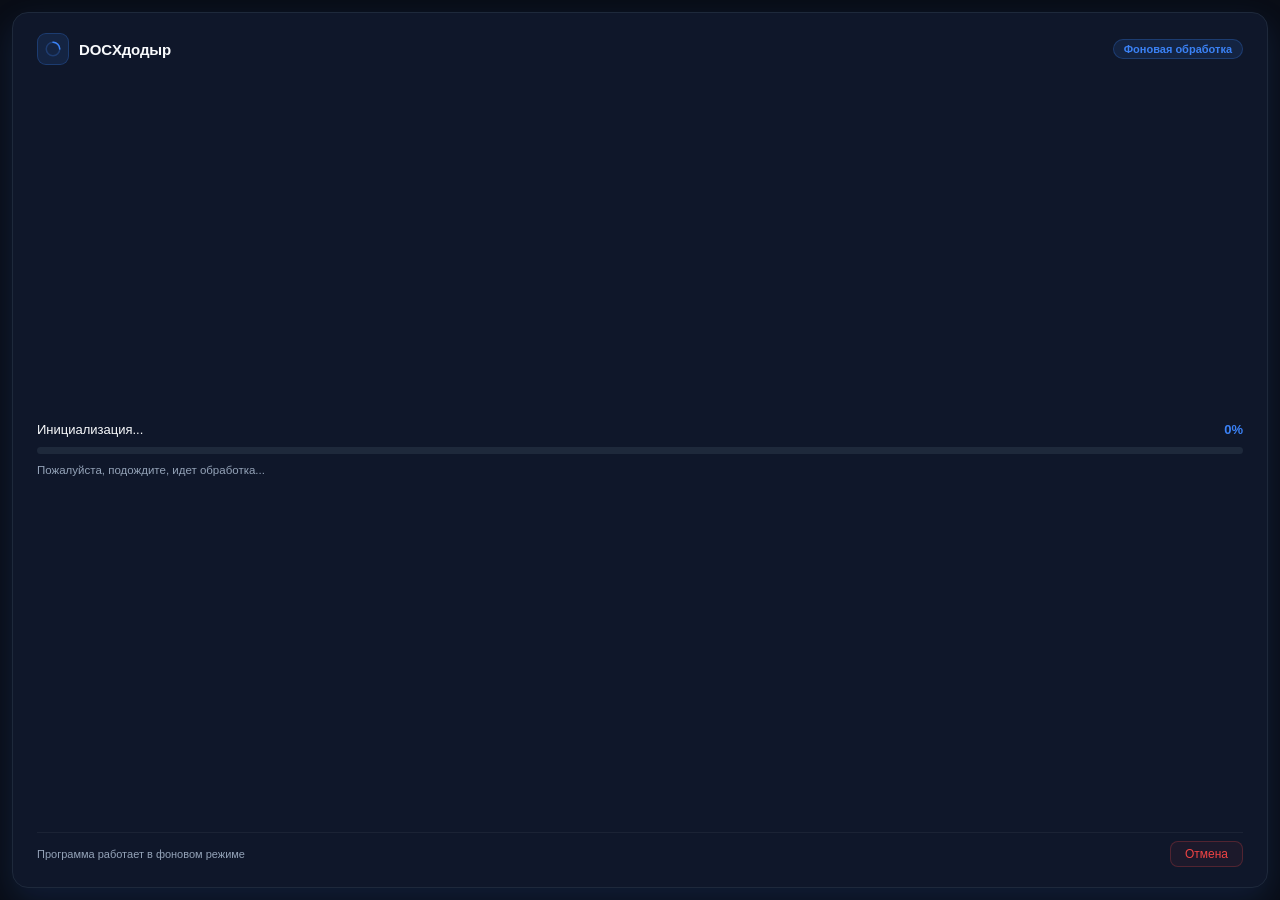
<file: web/quick_progress.html>
<!DOCTYPE html>
<html lang="ru" class="dark">
<head>
    <meta charset="UTF-8">
    <meta name="viewport" content="width=device-width, initial-scale=1.0">
    <title>DOCXдодыр — Фоновая обработка</title>
    <style>
        :root {
            --bg: #090d16;
            --card-bg: #0f172a;
            --border: #1e293b;
            --text-main: #f8fafc;
            --text-muted: #94a3b8;
            --primary: #3b82f6;
            --primary-gradient: linear-gradient(90deg, #2563eb, #38bdf8);
            --success: #10b981;
            --success-gradient: linear-gradient(90deg, #059669, #10b981);
            --error: #ef4444;
            --accent-glow: rgba(59, 130, 246, 0.15);
        }

        @media (prefers-color-scheme: light) {
            :root:not(.dark) {
                --bg: #f8fafc;
                --card-bg: #ffffff;
                --border: #e2e8f0;
                --text-main: #0f172a;
                --text-muted: #64748b;
                --primary: #2563eb;
                --primary-gradient: linear-gradient(90deg, #2563eb, #60a5fa);
                --success: #059669;
                --success-gradient: linear-gradient(90deg, #059669, #34d399);
                --error: #dc2626;
                --accent-glow: rgba(37, 99, 235, 0.08);
            }
        }

        * {
            box-sizing: border-box;
            margin: 0;
            padding: 0;
            user-select: none;
            -webkit-user-select: none;
        }

        body {
            background-color: var(--bg);
            color: var(--text-main);
            font-family: -apple-system, BlinkMacSystemFont, "Segoe UI", Roboto, "Helvetica Neue", Arial, sans-serif;
            height: 100vh;
            width: 100vw;
            display: flex;
            align-items: center;
            justify-content: center;
            overflow: hidden;
            padding: 12px;
        }

        .card {
            background: var(--card-bg);
            border: 1px solid var(--border);
            border-radius: 16px;
            width: 100%;
            height: 100%;
            display: flex;
            flex-direction: column;
            justify-content: space-between;
            padding: 20px 24px;
            box-shadow: 0 12px 32px var(--accent-glow);
            transition: all 0.25s ease;
        }

        /* Header */
        .header {
            display: flex;
            align-items: center;
            justify-content: space-between;
            gap: 12px;
        }

        .brand {
            display: flex;
            align-items: center;
            gap: 10px;
        }

        .icon-box {
            width: 32px;
            height: 32px;
            border-radius: 9px;
            background: rgba(59, 130, 246, 0.12);
            border: 1px solid rgba(59, 130, 246, 0.25);
            display: flex;
            align-items: center;
            justify-content: center;
            color: var(--primary);
            flex-shrink: 0;
        }

        .icon-box.success {
            background: rgba(16, 185, 129, 0.12);
            border-color: rgba(16, 185, 129, 0.3);
            color: var(--success);
        }

        .icon-box.error {
            background: rgba(239, 68, 68, 0.12);
            border-color: rgba(239, 68, 68, 0.3);
            color: var(--error);
        }

        .brand-title {
            font-size: 15px;
            font-weight: 700;
            letter-spacing: -0.01em;
            color: var(--text-main);
        }

        .badge {
            font-size: 11px;
            font-weight: 600;
            padding: 3px 10px;
            border-radius: 20px;
            background: rgba(59, 130, 246, 0.12);
            color: var(--primary);
            border: 1px solid rgba(59, 130, 246, 0.25);
            white-space: nowrap;
        }

        .badge.restore {
            background: rgba(16, 185, 129, 0.12);
            color: var(--success);
            border-color: rgba(16, 185, 129, 0.25);
        }

        /* Body info */
        .content {
            margin: 10px 0;
            display: flex;
            flex-direction: column;
            gap: 10px;
        }

        .status-row {
            display: flex;
            align-items: baseline;
            justify-content: space-between;
            gap: 8px;
        }

        .status-text {
            font-size: 13px;
            font-weight: 500;
            color: var(--text-main);
            overflow: hidden;
            text-overflow: ellipsis;
            white-space: nowrap;
            max-width: 82%;
        }

        .percent-text {
            font-size: 13px;
            font-weight: 700;
            color: var(--primary);
            font-variant-numeric: tabular-nums;
        }

        .percent-text.success {
            color: var(--success);
        }

        /* Progress Bar */
        .progress-track {
            width: 100%;
            height: 7px;
            background: var(--border);
            border-radius: 999px;
            overflow: hidden;
            position: relative;
        }

        .progress-fill {
            height: 100%;
            width: 0%;
            background: var(--primary-gradient);
            border-radius: 999px;
            transition: width 0.25s ease-out, background 0.3s ease;
        }

        .progress-fill.success {
            background: var(--success-gradient);
        }

        .detail-text {
            font-size: 11.5px;
            color: var(--text-muted);
            overflow: hidden;
            text-overflow: ellipsis;
            white-space: nowrap;
            display: flex;
            align-items: center;
            gap: 6px;
        }

        /* Footer */
        .footer {
            display: flex;
            align-items: center;
            justify-content: space-between;
            padding-top: 8px;
            border-top: 1px solid rgba(255, 255, 255, 0.05);
        }

        .subnote {
            font-size: 11px;
            color: var(--text-muted);
        }

        .btn {
            font-size: 12px;
            font-weight: 500;
            padding: 5px 14px;
            border-radius: 8px;
            cursor: pointer;
            transition: all 0.15s ease;
            border: 1px solid transparent;
            background: transparent;
        }

        .btn-cancel {
            color: #ef4444;
            border-color: rgba(239, 68, 68, 0.25);
            background: rgba(239, 68, 68, 0.06);
        }

        .btn-cancel:hover {
            background: rgba(239, 68, 68, 0.15);
            border-color: rgba(239, 68, 68, 0.4);
        }

        .btn-action {
            color: #ffffff;
            background: var(--primary);
            border-color: var(--primary);
        }

        .btn-action:hover {
            background: #2563eb;
        }

        /* Spinner animation */
        @keyframes spin {
            from { transform: rotate(0deg); }
            to { transform: rotate(360deg); }
        }

        .spinner {
            animation: spin 1s linear infinite;
        }

        .hidden {
            display: none !important;
        }
    </style>
</head>
<body>
    <div class="card">
        <!-- Top header -->
        <div class="header">
            <div class="brand">
                <div id="status-icon" class="icon-box">
                    <svg id="svg-gear" class="spinner" width="18" height="18" fill="none" stroke="currentColor" stroke-width="2" viewBox="0 0 24 24">
                        <circle cx="12" cy="12" r="9" stroke-opacity="0.25"></circle>
                        <path d="M12 3a9 9 0 0 1 9 9" stroke-linecap="round"></path>
                    </svg>
                    <svg id="svg-check" class="hidden" width="18" height="18" fill="none" stroke="currentColor" stroke-width="2.5" viewBox="0 0 24 24">
                        <polyline points="20 6 9 17 4 12"></polyline>
                    </svg>
                    <svg id="svg-error" class="hidden" width="18" height="18" fill="none" stroke="currentColor" stroke-width="2" viewBox="0 0 24 24">
                        <circle cx="12" cy="12" r="10"></circle>
                        <line x1="12" y1="8" x2="12" y2="12"></line>
                        <line x1="12" y1="16" x2="12.01" y2="16"></line>
                    </svg>
                </div>
                <span class="brand-title">DOCXдодыр</span>
            </div>
            <span id="badge-mode" class="badge">Фоновая обработка</span>
        </div>

        <!-- Progress info -->
        <div class="content">
            <div class="status-row">
                <div id="status-text" class="status-text">Инициализация...</div>
                <div id="percent-text" class="percent-text">0%</div>
            </div>

            <div class="progress-track">
                <div id="progress-fill" class="progress-fill"></div>
            </div>

            <div id="detail-text" class="detail-text">Пожалуйста, подождите, идет обработка...</div>
        </div>

        <!-- Footer -->
        <div class="footer">
            <div id="subnote" class="subnote">Программа работает в фоновом режиме</div>
            <div id="action-buttons" style="display: flex; gap: 8px;">
                <button id="btn-pick-decoder" type="button" onclick="pickDecoder()" class="btn btn-action hidden">Выбрать дешифратор</button>
                <button id="btn-cancel" type="button" onclick="cancelOp()" class="btn btn-cancel">Отмена</button>
                <button id="btn-close" type="button" onclick="closeOp()" class="btn btn-cancel hidden">Закрыть</button>
            </div>
        </div>
    </div>

    <script>
        let isComplete = false;

        window.setGlobalProgress = function(visible, title, text, percent) {
            if (!visible && !isComplete) return;

            if (title) {
                const badge = document.getElementById('badge-mode');
                if (title.includes('Восстановление')) {
                    badge.textContent = 'Восстановление';
                    badge.classList.add('restore');
                } else if (title.includes('Обезличивание')) {
                    badge.textContent = 'Обезличивание';
                    badge.classList.remove('restore');
                }
            }

            if (text) {
                const statusEl = document.getElementById('status-text');
                const detailEl = document.getElementById('detail-text');
                
                if (text.startsWith('Файл:') || text.startsWith('Папка:') || text.startsWith('Обработка:')) {
                    statusEl.textContent = text;
                } else if (text.startsWith('Готово!') || text.startsWith('Завершено!')) {
                    statusEl.textContent = text;
                    detailEl.textContent = 'Папка с результатом обработки подготовлена';
                } else {
                    detailEl.textContent = text;
                }
            }

            if (percent !== undefined && percent !== null) {
                const p = Math.min(100, Math.max(0, parseInt(percent, 10) || 0));
                const fill = document.getElementById('progress-fill');
                const pct = document.getElementById('percent-text');
                fill.style.width = p + '%';
                pct.textContent = p + '%';

                if (p >= 100) {
                    onSuccessState();
                }
            }
        };

        window.showAlert = function(message) {
            const detailEl = document.getElementById('detail-text');
            const statusEl = document.getElementById('status-text');
            if (message && message.toLowerCase().includes('ошиб')) {
                onErrorState(message);
            } else {
                if (statusEl) statusEl.textContent = message;
            }
        };

        window.showMissingDecoder = function(message) {
            const statusEl = document.getElementById('status-text');
            const detailEl = document.getElementById('detail-text');
            const btnPick = document.getElementById('btn-pick-decoder');
            const btnCancel = document.getElementById('btn-cancel');
            const btnClose = document.getElementById('btn-close');
            const iconBox = document.getElementById('status-icon');
            const svgGear = document.getElementById('svg-gear');
            const svgErr = document.getElementById('svg-error');

            if (statusEl) statusEl.textContent = 'Дешифратор не найден';
            if (detailEl) detailEl.textContent = message || 'Файл дешифратора (.json) не найден рядом с документом';

            if (svgGear) svgGear.classList.add('hidden');
            if (svgErr) svgErr.classList.remove('hidden');
            if (iconBox) {
                iconBox.classList.remove('success');
                iconBox.classList.add('error');
            }

            if (btnPick) btnPick.classList.remove('hidden');
            if (btnCancel) btnCancel.classList.add('hidden');
            if (btnClose) btnClose.classList.remove('hidden');
        };

        function onSuccessState() {
            isComplete = true;
            const fill = document.getElementById('progress-fill');
            const pct = document.getElementById('percent-text');
            const subnote = document.getElementById('subnote');
            const btnCancel = document.getElementById('btn-cancel');
            const iconBox = document.getElementById('status-icon');
            const svgGear = document.getElementById('svg-gear');
            const svgCheck = document.getElementById('svg-check');

            fill.classList.add('success');
            pct.classList.add('success');
            if (svgGear) svgGear.classList.add('hidden');
            if (svgCheck) svgCheck.classList.remove('hidden');
            if (iconBox) iconBox.classList.add('success');

            if (subnote) subnote.textContent = 'Окно закроется автоматически...';
            if (btnCancel) btnCancel.classList.add('hidden');
        }

        function onErrorState(errMsg) {
            const statusEl = document.getElementById('status-text');
            const detailEl = document.getElementById('detail-text');
            const btnCancel = document.getElementById('btn-cancel');
            const btnClose = document.getElementById('btn-close');
            const iconBox = document.getElementById('status-icon');
            const svgGear = document.getElementById('svg-gear');
            const svgErr = document.getElementById('svg-error');

            if (statusEl) statusEl.textContent = 'Ошибка обработки';
            if (detailEl) detailEl.textContent = errMsg;
            if (svgGear) svgGear.classList.add('hidden');
            if (svgErr) svgErr.classList.remove('hidden');
            if (iconBox) iconBox.classList.add('error');

            if (btnCancel) btnCancel.classList.add('hidden');
            if (btnClose) btnClose.classList.remove('hidden');
        }

        function cancelOp() {
            const statusEl = document.getElementById('status-text');
            const btnCancel = document.getElementById('btn-cancel');
            if (statusEl) statusEl.textContent = 'Отмена операции...';
            if (btnCancel) btnCancel.disabled = true;

            if (window.pywebview && window.pywebview.api && typeof window.pywebview.api.cancel_operation === 'function') {
                window.pywebview.api.cancel_operation();
            }
        }

        function pickDecoder() {
            if (window.pywebview && window.pywebview.api && typeof window.pywebview.api.pick_decoder_for_quick_restore === 'function') {
                window.pywebview.api.pick_decoder_for_quick_restore();
            }
        }

        function closeOp() {
            if (window.pywebview && window.pywebview.api && typeof window.pywebview.api.close_window === 'function') {
                window.pywebview.api.close_window();
            } else {
                window.close();
            }
        }

        window.addEventListener('pywebviewready', function() {
            if (window.pywebview && window.pywebview.api && typeof window.pywebview.api.init_ui === 'function') {
                window.pywebview.api.init_ui();
            }
        });
    </script>
</body>
</html>
</file>
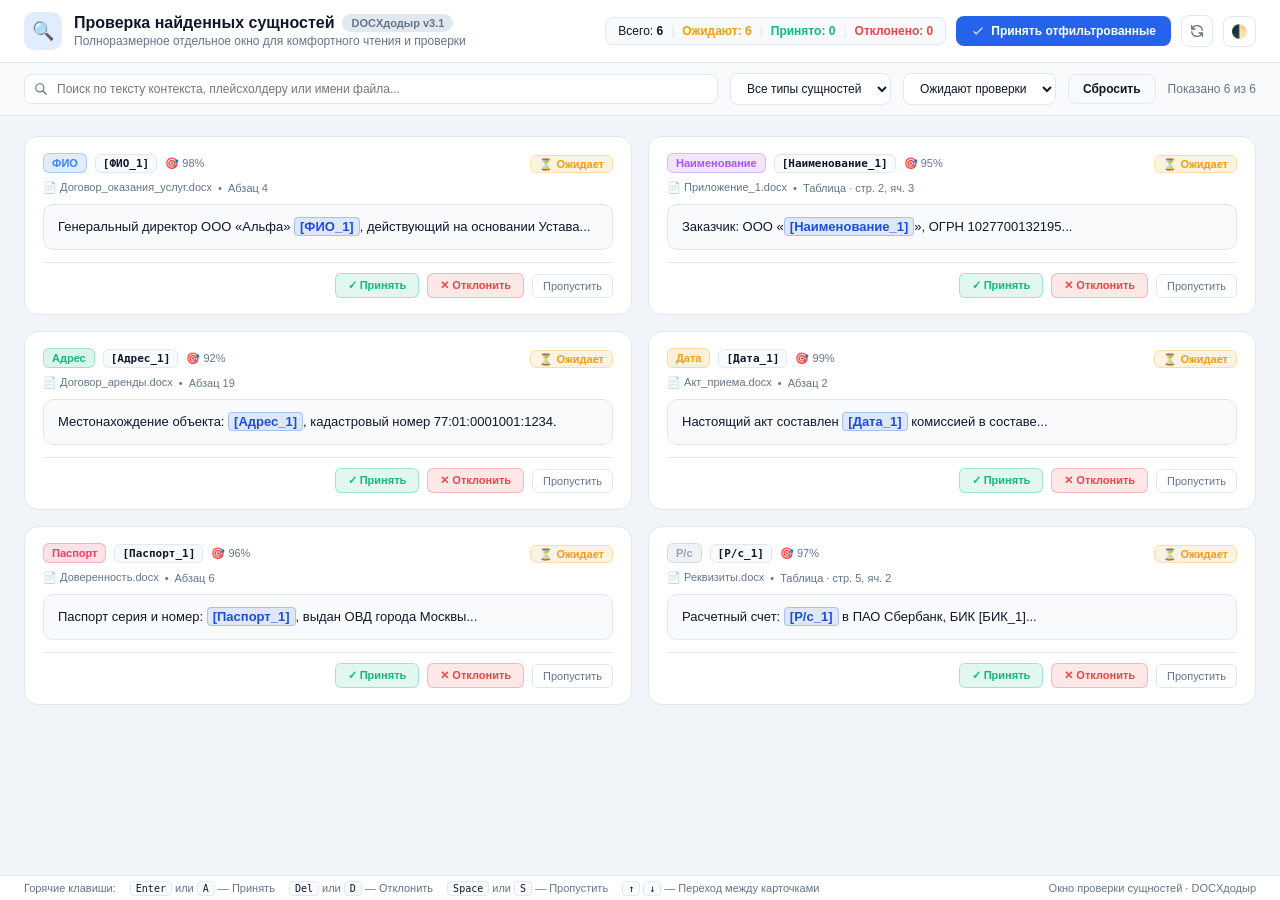
<file: web/review_window.html>
<!DOCTYPE html>
<html lang="ru" class="dark">
<head>
    <meta charset="UTF-8">
    <meta name="viewport" content="width=device-width, initial-scale=1.0">
    <title>Проверка найденных сущностей — DOCXдодыр</title>
    <style>
        :root {
            --bg-body: #f1f5f9;
            --bg-header: #ffffff;
            --bg-card: #ffffff;
            --bg-inner: #f8fafc;
            --border: #e2e8f0;
            --border-hover: #3b82f6;
            --text-main: #0f172a;
            --text-muted: #64748b;
            --primary: #2563eb;
            --primary-hover: #1d4ed8;
            --badge-bg: #e2e8f0;
            --badge-text: #334155;
            --token-bg: rgba(37, 99, 235, 0.12);
            --token-border: rgba(37, 99, 235, 0.3);
            --token-text: #1d4ed8;
        }

        html.dark {
            --bg-body: #0b1120;
            --bg-header: #131b2e;
            --bg-card: #131b2e;
            --bg-inner: #0b101d;
            --border: #263550;
            --border-hover: #60a5fa;
            --text-main: #f8fafc;
            --text-muted: #94a3b8;
            --primary: #3b82f6;
            --primary-hover: #2563eb;
            --badge-bg: #1e293b;
            --badge-text: #cbd5e1;
            --token-bg: rgba(59, 130, 246, 0.22);
            --token-border: rgba(96, 165, 250, 0.4);
            --token-text: #93c5fd;
        }

        * {
            box-sizing: border-box;
            margin: 0;
            padding: 0;
        }

        body {
            background-color: var(--bg-body);
            color: var(--text-main);
            font-family: -apple-system, BlinkMacSystemFont, "Segoe UI", Roboto, "Helvetica Neue", Arial, sans-serif;
            height: 100vh;
            display: flex;
            flex-direction: column;
            overflow: hidden;
        }

        /* Top Header */
        header {
            background-color: var(--bg-header);
            border-bottom: 1px solid var(--border);
            padding: 12px 24px;
            display: flex;
            align-items: center;
            justify-content: space-between;
            gap: 16px;
            flex-shrink: 0;
            box-shadow: 0 1px 3px rgba(0,0,0,0.05);
        }

        .header-title-box {
            display: flex;
            align-items: center;
            gap: 12px;
        }

        .header-icon {
            width: 38px;
            height: 38px;
            border-radius: 10px;
            background: rgba(59, 130, 246, 0.15);
            color: var(--primary);
            display: flex;
            align-items: center;
            justify-content: center;
            font-size: 18px;
        }

        .header-title {
            font-size: 16px;
            font-weight: 700;
            color: var(--text-main);
            display: flex;
            align-items: center;
            gap: 8px;
        }

        .header-subtitle {
            font-size: 12px;
            color: var(--text-muted);
            margin-top: 2px;
        }

        .badge-app {
            font-size: 11px;
            font-weight: 600;
            padding: 2px 8px;
            border-radius: 9999px;
            background: var(--badge-bg);
            color: var(--text-muted);
            border: 1px solid var(--border);
        }

        /* Stats & Toolbar */
        .stats-pills {
            display: flex;
            align-items: center;
            gap: 8px;
            background: var(--bg-inner);
            border: 1px solid var(--border);
            padding: 6px 12px;
            border-radius: 8px;
            font-size: 12px;
        }

        .stats-pills .divider {
            color: var(--border);
        }

        .stat-val-amber { color: #f59e0b; font-weight: 600; }
        .stat-val-green { color: #10b981; font-weight: 600; }
        .stat-val-red { color: #ef4444; font-weight: 600; }

        .btn {
            display: inline-flex;
            align-items: center;
            justify-content: center;
            gap: 6px;
            padding: 7px 14px;
            font-size: 12px;
            font-weight: 600;
            border-radius: 8px;
            border: 1px solid transparent;
            cursor: pointer;
            transition: all 0.15s ease;
            white-space: nowrap;
        }

        .btn-primary {
            background-color: var(--primary);
            color: #ffffff;
        }
        .btn-primary:hover {
            background-color: var(--primary-hover);
        }

        .btn-outline {
            background-color: transparent;
            border-color: var(--border);
            color: var(--text-main);
        }
        .btn-outline:hover {
            background-color: var(--bg-inner);
            border-color: var(--border-hover);
        }

        .btn-icon {
            padding: 7px;
            color: var(--text-muted);
            background: transparent;
            border: 1px solid var(--border);
            border-radius: 8px;
            cursor: pointer;
            display: flex;
            align-items: center;
            justify-content: center;
        }
        .btn-icon:hover {
            color: var(--text-main);
            background: var(--bg-inner);
        }

        /* Filter Toolbar */
        .filter-toolbar {
            background-color: var(--bg-inner);
            border-bottom: 1px solid var(--border);
            padding: 10px 24px;
            display: flex;
            align-items: center;
            gap: 12px;
            flex-wrap: wrap;
            flex-shrink: 0;
        }

        .input-search-box {
            position: relative;
            flex: 1;
            min-width: 240px;
        }
        .input-search-box input {
            width: 100%;
            padding: 7px 12px 7px 32px;
            font-size: 12px;
            border-radius: 8px;
            border: 1px solid var(--border);
            background-color: var(--bg-header);
            color: var(--text-main);
            outline: none;
        }
        .input-search-box input:focus {
            border-color: var(--primary);
            box-shadow: 0 0 0 2px rgba(59, 130, 246, 0.2);
        }
        .input-search-box svg {
            position: absolute;
            left: 10px;
            top: 50%;
            transform: translateY(-50%);
            width: 14px;
            height: 14px;
            color: var(--text-muted);
        }

        select {
            padding: 7px 12px;
            font-size: 12px;
            border-radius: 8px;
            border: 1px solid var(--border);
            background-color: var(--bg-header);
            color: var(--text-main);
            outline: none;
            cursor: pointer;
        }
        select:focus {
            border-color: var(--primary);
        }

        .filter-hint {
            font-size: 12px;
            color: var(--text-muted);
            margin-left: auto;
            white-space: nowrap;
        }

        /* Main Content Cards Feed */
        main {
            flex: 1;
            overflow-y: auto;
            padding: 20px 24px;
        }

        .cards-grid {
            display: grid;
            grid-template-columns: repeat(auto-fill, minmax(500px, 1fr));
            gap: 16px;
            max-width: 1600px;
            margin: 0 auto;
        }

        @media (max-width: 640px) {
            .cards-grid {
                grid-template-columns: 1fr;
            }
        }

        .card {
            background-color: var(--bg-card);
            border: 1px solid var(--border);
            border-radius: 14px;
            padding: 16px 18px;
            display: flex;
            flex-direction: column;
            justify-content: space-between;
            gap: 12px;
            transition: border-color 0.15s ease, box-shadow 0.15s ease;
        }
        .card:hover {
            border-color: var(--border-hover);
            box-shadow: 0 4px 18px rgba(0,0,0,0.06);
        }
        .card.selected {
            border-color: var(--primary);
            box-shadow: 0 0 0 2px var(--primary);
        }

        .card-top {
            display: flex;
            align-items: center;
            justify-content: space-between;
            gap: 8px;
            flex-wrap: wrap;
        }

        .card-tags {
            display: flex;
            align-items: center;
            gap: 8px;
            flex-wrap: wrap;
        }

        .pill-type {
            font-size: 11px;
            font-weight: 700;
            padding: 3px 8px;
            border-radius: 6px;
            border: 1px solid transparent;
        }
        .pill-token {
            font-family: ui-monospace, SFMono-Regular, Menlo, Monaco, Consolas, monospace;
            font-size: 11px;
            font-weight: 600;
            padding: 2px 7px;
            border-radius: 6px;
            background: var(--bg-inner);
            color: var(--text-main);
            border: 1px solid var(--border);
        }

        .pill-status {
            font-size: 11px;
            font-weight: 600;
            padding: 2px 8px;
            border-radius: 6px;
            border: 1px solid transparent;
        }
        .status-pending { background: rgba(245, 158, 11, 0.12); color: #f59e0b; border-color: rgba(245, 158, 11, 0.25); }
        .status-accepted { background: rgba(16, 185, 129, 0.12); color: #10b981; border-color: rgba(16, 185, 129, 0.25); }
        .status-rejected { background: rgba(239, 68, 68, 0.12); color: #ef4444; border-color: rgba(239, 68, 68, 0.25); }
        .status-skipped { background: rgba(148, 163, 184, 0.12); color: #94a3b8; border-color: rgba(148, 163, 184, 0.25); }

        .card-meta {
            font-size: 11px;
            color: var(--text-muted);
            display: flex;
            align-items: center;
            gap: 6px;
        }

        .card-context {
            background-color: var(--bg-inner);
            border: 1px solid var(--border);
            border-radius: 10px;
            padding: 12px 14px;
            font-size: 13px;
            line-height: 1.55;
            color: var(--text-main);
            word-break: break-word;
        }

        .highlight-token {
            background-color: var(--token-bg);
            color: var(--token-text);
            border: 1px solid var(--token-border);
            border-radius: 4px;
            padding: 1px 5px;
            font-weight: 600;
        }

        .card-actions {
            display: flex;
            align-items: center;
            justify-content: flex-end;
            gap: 8px;
            border-top: 1px solid var(--border);
            padding-top: 10px;
        }

        .btn-act-accept {
            background: rgba(16, 185, 129, 0.12);
            color: #10b981;
            border: 1px solid rgba(16, 185, 129, 0.3);
            font-size: 11px;
            font-weight: 600;
            padding: 5px 12px;
            border-radius: 6px;
            cursor: pointer;
            transition: all 0.15s;
        }
        .btn-act-accept:hover {
            background: rgba(16, 185, 129, 0.22);
        }

        .btn-act-reject {
            background: rgba(239, 68, 68, 0.12);
            color: #ef4444;
            border: 1px solid rgba(239, 68, 68, 0.3);
            font-size: 11px;
            font-weight: 600;
            padding: 5px 12px;
            border-radius: 6px;
            cursor: pointer;
            transition: all 0.15s;
        }
        .btn-act-reject:hover {
            background: rgba(239, 68, 68, 0.22);
        }

        .btn-act-skip {
            background: transparent;
            color: var(--text-muted);
            border: 1px solid var(--border);
            font-size: 11px;
            font-weight: 500;
            padding: 5px 10px;
            border-radius: 6px;
            cursor: pointer;
            transition: all 0.15s;
        }
        .btn-act-skip:hover {
            color: var(--text-main);
            background: var(--bg-inner);
        }

        /* Bottom Status Footer */
        footer {
            background-color: var(--bg-header);
            border-top: 1px solid var(--border);
            padding: 6px 24px;
            font-size: 11px;
            color: var(--text-muted);
            display: flex;
            align-items: center;
            justify-content: space-between;
            flex-shrink: 0;
        }

        kbd {
            font-family: ui-monospace, SFMono-Regular, monospace;
            background: var(--bg-inner);
            border: 1px solid var(--border);
            border-radius: 4px;
            padding: 1px 5px;
            font-size: 10px;
            color: var(--text-main);
        }

        .empty-state {
            text-align: center;
            padding: 64px 16px;
            color: var(--text-muted);
        }
        .empty-icon {
            font-size: 42px;
            margin-bottom: 12px;
        }

        /* Custom Scrollbar */
        ::-webkit-scrollbar { width: 8px; height: 8px; }
        ::-webkit-scrollbar-track { background: transparent; }
        ::-webkit-scrollbar-thumb { background: rgba(148, 163, 184, 0.25); border-radius: 4px; }
        ::-webkit-scrollbar-thumb:hover { background: rgba(148, 163, 184, 0.45); }
    </style>
</head>
<body>

    <!-- Header -->
    <header>
        <div class="header-title-box">
            <div class="header-icon">🔍</div>
            <div>
                <div class="header-title">
                    <span>Проверка найденных сущностей</span>
                    <span class="badge-app">DOCXдодыр v3.1</span>
                </div>
                <p class="header-subtitle">Полноразмерное отдельное окно для комфортного чтения и проверки</p>
            </div>
        </div>

        <div style="display: flex; align-items: center; gap: 10px; flex-wrap: wrap;">
            <div class="stats-pills">
                <span>Всего: <strong id="stat-total">0</strong></span>
                <span class="divider">|</span>
                <span class="stat-val-amber">Ожидают: <strong id="stat-pending">0</strong></span>
                <span class="divider">|</span>
                <span class="stat-val-green">Принято: <strong id="stat-accepted">0</strong></span>
                <span class="divider">|</span>
                <span class="stat-val-red">Отклонено: <strong id="stat-rejected">0</strong></span>
            </div>

            <button type="button" class="btn btn-primary" onclick="batchAcceptFiltered()">
                <svg style="width:14px;height:14px;" fill="none" stroke="currentColor" viewBox="0 0 24 24"><path stroke-linecap="round" stroke-linejoin="round" stroke-width="2" d="M5 13l4 4L19 7"/></svg>
                <span>Принять отфильтрованные</span>
            </button>

            <button type="button" class="btn-icon" onclick="refreshList(true)" title="Обновить список">
                <svg style="width:16px;height:16px;" fill="none" stroke="currentColor" viewBox="0 0 24 24"><path stroke-linecap="round" stroke-linejoin="round" stroke-width="2" d="M4 4v5h.582m15.356 2A8.001 8.001 0 004.582 9m0 0H9m11 11v-5h-.581m0 0a8.003 8.003 0 01-15.357-2m15.357 2H15"/></svg>
            </button>

            <button type="button" class="btn-icon" onclick="toggleTheme()" title="Переключить тему">
                <span id="theme-toggle-label">🌓</span>
            </button>
        </div>
    </header>

    <!-- Filters Bar -->
    <div class="filter-toolbar">
        <div class="input-search-box">
            <svg fill="none" stroke="currentColor" viewBox="0 0 24 24"><path stroke-linecap="round" stroke-linejoin="round" stroke-width="2" d="M21 21l-6-6m2-5a7 7 0 11-14 0 7 7 0 0114 0z"/></svg>
            <input type="search" id="filter-search" oninput="onFilterChange()" placeholder="Поиск по тексту контекста, плейсхолдеру или имени файла...">
        </div>

        <select id="filter-type" onchange="onFilterChange()">
            <option value="">Все типы сущностей</option>
        </select>

        <select id="filter-status" onchange="onFilterChange()">
            <option value="pending" selected>Ожидают проверки</option>
            <option value="">Все статусы</option>
            <option value="accepted">Принято</option>
            <option value="rejected">Отклонено</option>
            <option value="skipped">Пропущено</option>
        </select>

        <button type="button" class="btn btn-outline" onclick="resetFilters()">Сбросить</button>

        <span id="filter-hint" class="filter-hint">Загрузка...</span>
    </div>

    <!-- Cards Feed -->
    <main>
        <div id="findings-list" class="cards-grid"></div>

        <div id="empty-state" class="empty-state" style="display:none;">
            <div class="empty-icon">✨</div>
            <h3 style="font-size:16px;font-weight:600;margin-bottom:6px;">Нет находок для проверки</h3>
            <p style="font-size:12px;">Все сущности уже проверены или не подходят под выбранные фильтры.</p>
        </div>

        <div id="load-more-box" style="text-align:center;padding:24px 0;display:none;">
            <button type="button" id="btn-load-more" class="btn btn-outline" style="padding:8px 24px;" onclick="loadMore()">
                Показать следующие находки
            </button>
        </div>
    </main>

    <!-- Footer -->
    <footer>
        <div style="display:flex;align-items:center;gap:14px;">
            <span>Горячие клавиши:</span>
            <span><kbd>Enter</kbd> или <kbd>A</kbd> — Принять</span>
            <span><kbd>Del</kbd> или <kbd>D</kbd> — Отклонить</span>
            <span><kbd>Space</kbd> или <kbd>S</kbd> — Пропустить</span>
            <span><kbd>↑</kbd> <kbd>↓</kbd> — Переход между карточками</span>
        </div>
        <span>Окно проверки сущностей · DOCXдодыр</span>
    </footer>

    <script>
        const state = {
            items: [],
            summary: {},
            totalFiltered: 0,
            limit: 60,
            offset: 0,
            selectedIndex: -1
        };

        // Theme management
        function initTheme() {
            let theme = 'dark';
            try { theme = localStorage.getItem('theme') || 'dark'; } catch(e) {}
            const isDark = theme === 'dark' || (theme === 'system' && window.matchMedia('(prefers-color-scheme: dark)').matches);
            document.documentElement.classList.toggle('dark', isDark);
        }

        function toggleTheme() {
            const isDark = document.documentElement.classList.toggle('dark');
            try { localStorage.setItem('theme', isDark ? 'dark' : 'light'); } catch(e) {}
        }

        function getFilters() {
            return {
                search: document.getElementById('filter-search').value.trim().toLowerCase(),
                entity_type: document.getElementById('filter-type').value,
                status: document.getElementById('filter-status').value
            };
        }

        let filterTimer = null;
        function onFilterChange() {
            clearTimeout(filterTimer);
            filterTimer = setTimeout(() => {
                refreshList(true);
            }, 250);
        }

        function resetFilters() {
            document.getElementById('filter-search').value = '';
            document.getElementById('filter-type').value = '';
            document.getElementById('filter-status').value = 'pending';
            refreshList(true);
        }

        function getTypeStyles(type) {
            const t = (type || '').toLowerCase();
            if (t.includes('фио')) return { bg: 'rgba(59, 130, 246, 0.15)', text: '#3b82f6', border: 'rgba(59, 130, 246, 0.3)' };
            if (t.includes('наименование') || t.includes('организац')) return { bg: 'rgba(168, 85, 247, 0.15)', text: '#a855f7', border: 'rgba(168, 85, 247, 0.3)' };
            if (t.includes('адрес')) return { bg: 'rgba(16, 185, 129, 0.15)', text: '#10b981', border: 'rgba(16, 185, 129, 0.3)' };
            if (t.includes('дата')) return { bg: 'rgba(245, 158, 11, 0.15)', text: '#f59e0b', border: 'rgba(245, 158, 11, 0.3)' };
            if (t.includes('паспорт') || t.includes('документ')) return { bg: 'rgba(244, 63, 94, 0.15)', text: '#f43f5e', border: 'rgba(244, 63, 94, 0.3)' };
            if (t.includes('счет') || t.includes('банк') || t.includes('инн')) return { bg: 'rgba(6, 182, 212, 0.15)', text: '#06b6d4', border: 'rgba(6, 182, 212, 0.3)' };
            return { bg: 'rgba(148, 163, 184, 0.15)', text: '#94a3b8', border: 'rgba(148, 163, 184, 0.3)' };
        }

        function formatPosition(p) {
            if (!p || typeof p !== 'object') return '';
            if (p.kind === 'cell' && p.sheet) return `Лист «${p.sheet}», ячейка ${p.cell || ''}`;
            if (p.kind === 'table_cell') return `${p.scope === 'header_footer' ? 'Колонтитул' : 'Таблица'} · стр. ${(p.row || 0) + 1}, яч. ${(p.column || 0) + 1}`;
            if (p.kind === 'paragraph') return `${p.scope === 'header_footer' ? 'Колонтитул' : 'Абзац'} ${(p.index || 0) + 1}`;
            if (p.page != null) return `Страница ${Number(p.page) + 1}`;
            return '';
        }

        function highlightContext(context, placeholder) {
            if (!context) return '—';
            const div = document.createElement('div');
            div.textContent = context;
            let safe = div.innerHTML;

            if (placeholder) {
                const escaped = placeholder.replace(/[-\/\\^$*+?.()|[\]{}]/g, '\\$&');
                safe = safe.replace(new RegExp(`(${escaped})`, 'gi'), '<span class="highlight-token">$1</span>');
            }
            return safe;
        }

        async function fetchFindings(reset = false) {
            if (reset) {
                state.offset = 0;
                state.items = [];
            }
            const filters = getFilters();
            const api = window.pywebview && window.pywebview.api;
            
            if (api && typeof api.get_review_findings === 'function') {
                try {
                    const res = await api.get_review_findings(
                        filters.entity_type,
                        filters.search,
                        filters.status,
                        0,
                        state.limit,
                        state.offset
                    );
                    return res;
                } catch(e) {
                    console.error('Error in get_review_findings:', e);
                }
            }

            // Fallback for standalone demo
            return getMockFindings(filters, state.limit, state.offset);
        }

        async function refreshList(reset = false) {
            const data = await fetchFindings(reset);
            if (!data) return;

            state.summary = data.summary || {};
            updateStatsBar(data.summary);
            populateTypesDropdown(data.entity_types || []);

            const newItems = data.items || [];
            if (reset) {
                state.items = newItems;
            } else {
                state.items = state.items.concat(newItems);
            }

            const totalFiltered = data.total_filtered != null 
                ? data.total_filtered 
                : (data.filtered_summary ? data.filtered_summary.total : state.items.length);
            state.totalFiltered = totalFiltered;

            renderCards();

            const hint = document.getElementById('filter-hint');
            hint.textContent = totalFiltered > 0
                ? `Показано ${state.items.length} из ${totalFiltered}`
                : 'Находок нет';

            const loadMoreBox = document.getElementById('load-more-box');
            if (state.items.length < totalFiltered) {
                loadMoreBox.style.display = 'block';
                document.getElementById('btn-load-more').textContent = `Показать следующие ${Math.min(state.limit, totalFiltered - state.items.length)} из ${totalFiltered}`;
            } else {
                loadMoreBox.style.display = 'none';
            }
        }

        function updateStatsBar(summary = {}) {
            document.getElementById('stat-total').textContent = summary.total || 0;
            document.getElementById('stat-pending').textContent = summary.pending || 0;
            document.getElementById('stat-accepted').textContent = summary.accepted || 0;
            document.getElementById('stat-rejected').textContent = summary.rejected || 0;
        }

        function populateTypesDropdown(types = []) {
            const select = document.getElementById('filter-type');
            const current = select.value;
            if (select.options.length > 1 && types.length === 0) return;

            select.innerHTML = '<option value="">Все типы сущностей</option>';
            types.sort().forEach(t => {
                const opt = document.createElement('option');
                opt.value = t;
                opt.textContent = t;
                if (t === current) opt.selected = true;
                select.appendChild(opt);
            });
        }

        function escapeHtml(str) {
            if (str == null) return '';
            return String(str)
                .replace(/&/g, '&amp;')
                .replace(/</g, '&lt;')
                .replace(/>/g, '&gt;')
                .replace(/"/g, '&quot;')
                .replace(/'/g, '&#39;');
        }

        function renderCards() {
            const container = document.getElementById('findings-list');
            const empty = document.getElementById('empty-state');
            container.innerHTML = '';

            if (!state.items || state.items.length === 0) {
                empty.style.display = 'block';
                return;
            }
            empty.style.display = 'none';

            state.items.forEach((item, index) => {
                const card = document.createElement('article');
                card.className = `card ${index === state.selectedIndex ? 'selected' : ''}`;
                card.setAttribute('data-id', item.finding_id);
                card.onclick = () => selectCard(index);

                const typeSt = getTypeStyles(item.entity_type);
                const posStr = formatPosition(item.position);
                const docName = item.document_ref ? item.document_ref.split(/[\\/]/).pop() : 'Документ';
                const confidence = item.confidence != null ? `${Math.round(item.confidence * 100)}%` : '';

                let statusBadge = '';
                if (item.status === 'accepted') statusBadge = '<span class="pill-status status-accepted">✓ Принято</span>';
                else if (item.status === 'rejected') statusBadge = '<span class="pill-status status-rejected">✕ Отклонено</span>';
                else if (item.status === 'skipped') statusBadge = '<span class="pill-status status-skipped">↷ Пропущено</span>';
                else statusBadge = '<span class="pill-status status-pending">⏳ Ожидает</span>';

                const safeFindingId = escapeHtml(item.finding_id);
                const safeEntityType = escapeHtml(item.entity_type || 'Сущность');
                const safePlaceholder = escapeHtml(item.placeholder || '');
                const safeConfidence = escapeHtml(confidence);
                const safeDocName = escapeHtml(docName);
                const safeDocRef = escapeHtml(item.document_ref || '');
                const safePosStr = escapeHtml(posStr);

                card.innerHTML = `
                    <div>
                        <div class="card-top">
                            <div class="card-tags">
                                <span class="pill-type" style="background:${typeSt.bg};color:${typeSt.text};border-color:${typeSt.border};">
                                    ${safeEntityType}
                                </span>
                                <span class="pill-token">${safePlaceholder}</span>
                                ${safeConfidence ? `<span style="font-size:11px;color:var(--text-muted);" title="Уверенность распознавания">🎯 ${safeConfidence}</span>` : ''}
                            </div>
                            <div>${statusBadge}</div>
                        </div>

                        <div class="card-meta" style="margin: 8px 0 10px 0;">
                            <span style="max-width:280px;overflow:hidden;text-overflow:ellipsis;white-space:nowrap;" title="${safeDocRef}">📄 ${safeDocName}</span>
                            ${safePosStr ? `<span>•</span><span>${safePosStr}</span>` : ''}
                        </div>

                        <div class="card-context">
                            ${highlightContext(item.redacted_context, item.placeholder)}
                        </div>
                    </div>

                    <div class="card-actions">
                        <button type="button" class="btn-act-accept">
                            ✓ Принять
                        </button>
                        <button type="button" class="btn-act-reject">
                            ✕ Отклонить
                        </button>
                        <button type="button" class="btn-act-skip">
                            Пропустить
                        </button>
                    </div>
                `;

                const btnAccept = card.querySelector('.btn-act-accept');
                const btnReject = card.querySelector('.btn-act-reject');
                const btnSkip = card.querySelector('.btn-act-skip');

                if (btnAccept) {
                    btnAccept.addEventListener('click', (e) => {
                        e.stopPropagation();
                        decide(item.finding_id, 'accepted');
                    });
                }
                if (btnReject) {
                    btnReject.addEventListener('click', (e) => {
                        e.stopPropagation();
                        decide(item.finding_id, 'rejected');
                    });
                }
                if (btnSkip) {
                    btnSkip.addEventListener('click', (e) => {
                        e.stopPropagation();
                        decide(item.finding_id, 'skipped');
                    });
                }

                container.appendChild(card);
            });
        }

        function selectCard(index) {
            state.selectedIndex = index;
            const cards = document.querySelectorAll('.card');
            cards.forEach((c, i) => c.classList.toggle('selected', i === index));
            if (cards[index]) {
                cards[index].scrollIntoView({ behavior: 'smooth', block: 'nearest' });
            }
        }

        async function decide(findingId, status) {
            const api = window.pywebview && window.pywebview.api;
            if (api && typeof api.decide_review_finding === 'function') {
                try {
                    await api.decide_review_finding(findingId, status, '');
                } catch(e) {
                    console.error('decide error:', e);
                }
            } else {
                const it = state.items.find(x => x.finding_id === findingId);
                if (it) it.status = status;
            }

            const item = state.items.find(x => x.finding_id === findingId);
            if (item) {
                item.status = status;
                const fStatus = document.getElementById('filter-status').value;
                if (fStatus === 'pending') {
                    refreshList(false);
                    return;
                }
            }
            renderCards();
        }

        async function batchAcceptFiltered() {
            const filters = getFilters();
            if (!confirm('Принять все отфильтрованные сущности?')) return;

            const api = window.pywebview && window.pywebview.api;
            if (api && typeof api.batch_decide_review_findings === 'function') {
                try {
                    await api.batch_decide_review_findings(null, 'accepted', filters.entity_type, filters.search, 0);
                    await refreshList(true);
                } catch (e) {
                    console.error('batch accept error:', e);
                }
            } else {
                state.items.forEach(i => i.status = 'accepted');
                renderCards();
            }
        }

        async function loadMore() {
            state.offset += state.limit;
            await refreshList(false);
        }

        // Keyboard navigation
        document.addEventListener('keydown', (e) => {
            if (e.target.tagName === 'INPUT' || e.target.tagName === 'SELECT') return;

            if (e.key === 'ArrowDown') {
                e.preventDefault();
                selectCard(Math.min(state.selectedIndex + 1, state.items.length - 1));
            } else if (e.key === 'ArrowUp') {
                e.preventDefault();
                selectCard(Math.max(state.selectedIndex - 1, 0));
            } else if (e.key === 'Enter' || e.key.toLowerCase() === 'a' || e.key.toLowerCase() === 'ф') {
                if (state.selectedIndex >= 0 && state.items[state.selectedIndex]) {
                    decide(state.items[state.selectedIndex].finding_id, 'accepted');
                }
            } else if (e.key === 'Delete' || e.key.toLowerCase() === 'd' || e.key.toLowerCase() === 'в') {
                if (state.selectedIndex >= 0 && state.items[state.selectedIndex]) {
                    decide(state.items[state.selectedIndex].finding_id, 'rejected');
                }
            } else if (e.key === ' ' || e.key.toLowerCase() === 's' || e.key.toLowerCase() === 'ы') {
                if (state.selectedIndex >= 0 && state.items[state.selectedIndex]) {
                    decide(state.items[state.selectedIndex].finding_id, 'skipped');
                }
            }
        });

        // Mock data generator for standalone viewing
        function getMockFindings(filters, limit, offset) {
            const mock = [
                { id: '1', type: 'ФИО', token: '[ФИО_1]', doc: 'Договор_оказания_услуг.docx', pos: { kind: 'paragraph', index: 3 }, text: 'Генеральный директор ООО «Альфа» [ФИО_1], действующий на основании Устава...', conf: 0.98, status: 'pending' },
                { id: '2', type: 'Наименование', token: '[Наименование_1]', doc: 'Приложение_1.docx', pos: { kind: 'table_cell', row: 1, column: 2 }, text: 'Заказчик: ООО «[Наименование_1]», ОГРН 1027700132195...', conf: 0.95, status: 'pending' },
                { id: '3', type: 'Адрес', token: '[Адрес_1]', doc: 'Договор_аренды.docx', pos: { kind: 'paragraph', index: 18 }, text: 'Местонахождение объекта: [Адрес_1], кадастровый номер 77:01:0001001:1234.', conf: 0.92, status: 'pending' },
                { id: '4', type: 'Дата', token: '[Дата_1]', doc: 'Акт_приема.docx', pos: { kind: 'paragraph', index: 1 }, text: 'Настоящий акт составлен [Дата_1] комиссией в составе...', conf: 0.99, status: 'pending' },
                { id: '5', type: 'Паспорт', token: '[Паспорт_1]', doc: 'Доверенность.docx', pos: { kind: 'paragraph', index: 5 }, text: 'Паспорт серия и номер: [Паспорт_1], выдан ОВД города Москвы...', conf: 0.96, status: 'pending' },
                { id: '6', type: 'Р/с', token: '[Р/с_1]', doc: 'Реквизиты.docx', pos: { kind: 'table_cell', row: 4, column: 1 }, text: 'Расчетный счет: [Р/с_1] в ПАО Сбербанк, БИК [БИК_1]...', conf: 0.97, status: 'pending' }
            ];
            let filtered = mock;
            if (filters.entity_type) filtered = filtered.filter(x => x.type === filters.entity_type);
            if (filters.status) filtered = filtered.filter(x => x.status === filters.status);
            return {
                summary: { total: mock.length, pending: mock.length, accepted: 0, rejected: 0 },
                filtered_summary: { total: filtered.length, pending: filtered.length, accepted: 0, rejected: 0 },
                items: filtered.slice(offset, offset + limit).map(m => ({
                    finding_id: m.id,
                    entity_type: m.type,
                    placeholder: m.token,
                    document_ref: m.doc,
                    position: m.pos,
                    redacted_context: m.text,
                    confidence: m.conf,
                    status: m.status
                })),
                entity_types: ['ФИО', 'Наименование', 'Адрес', 'Дата', 'Паспорт', 'Р/с'],
                total_filtered: filtered.length
            };
        }

        document.addEventListener('DOMContentLoaded', () => {
            initTheme();
            refreshList(true);
        });
    </script>
</body>
</html>
</file>
